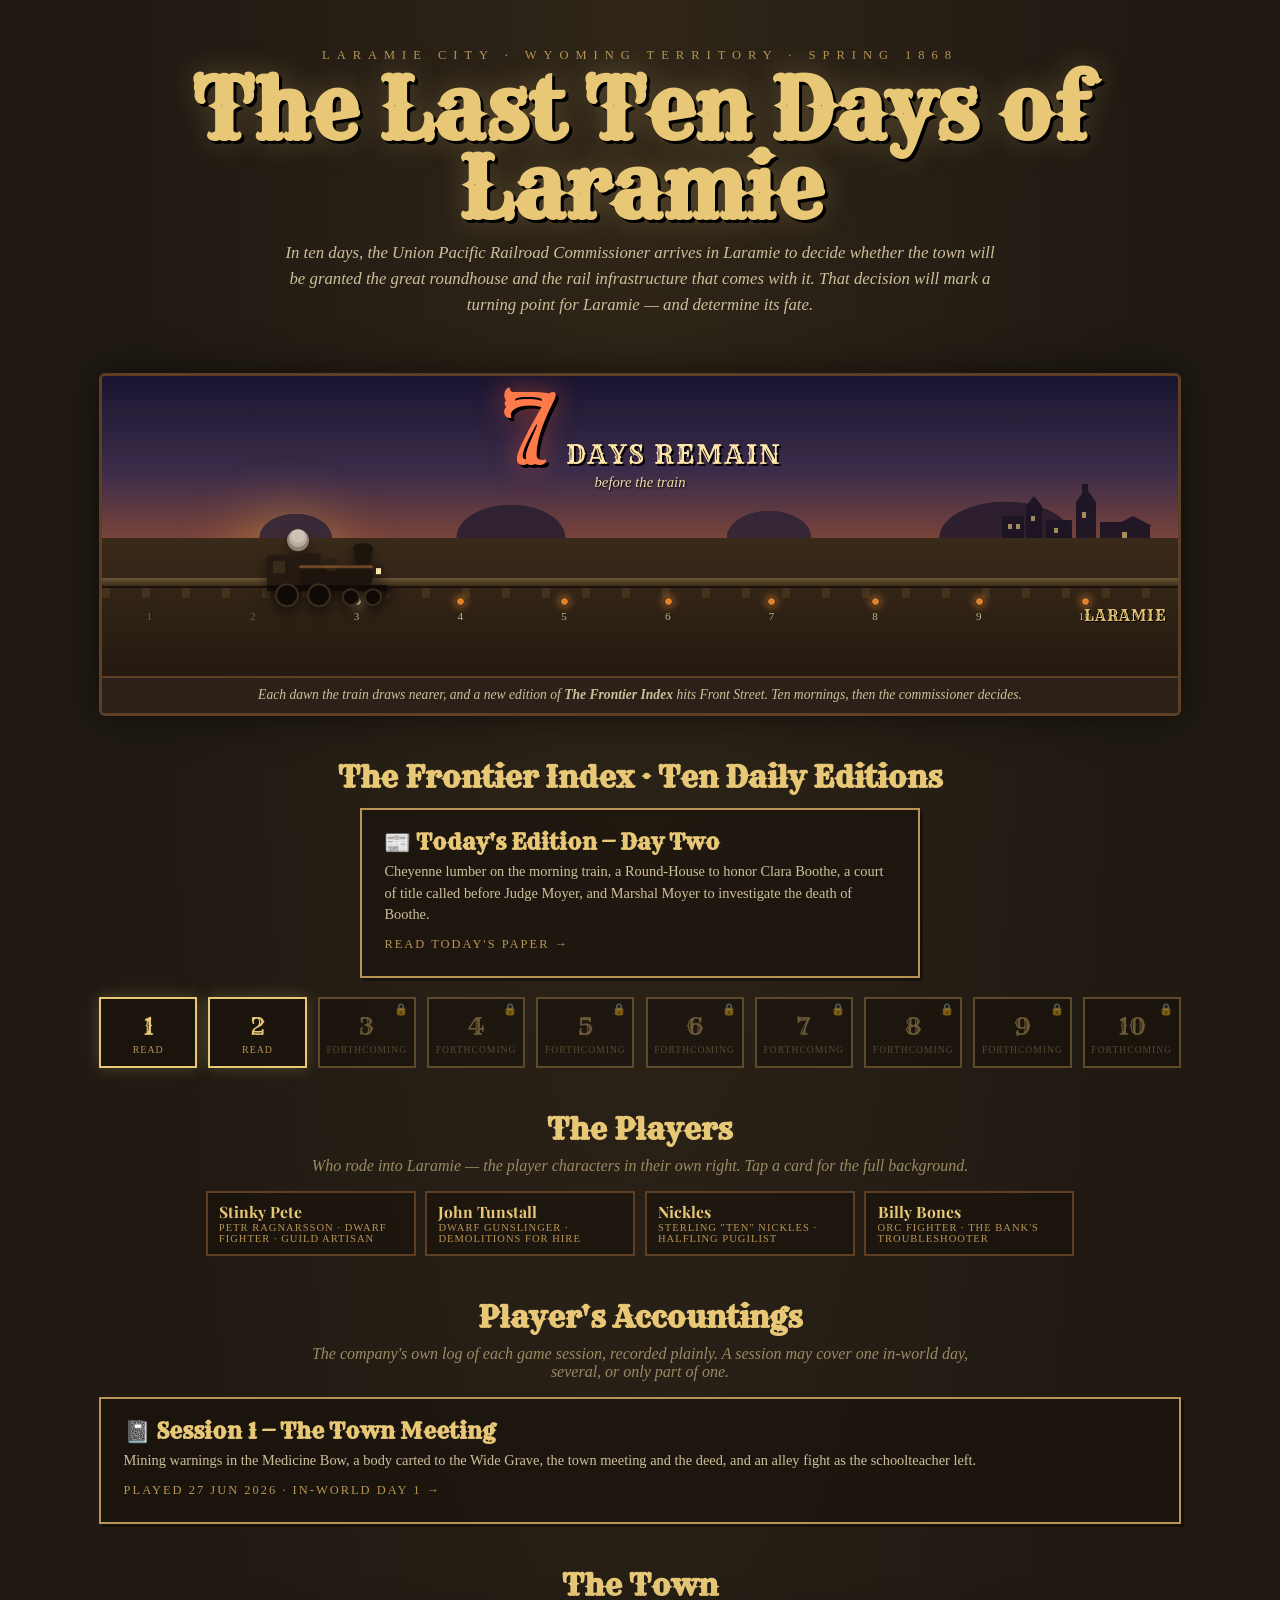
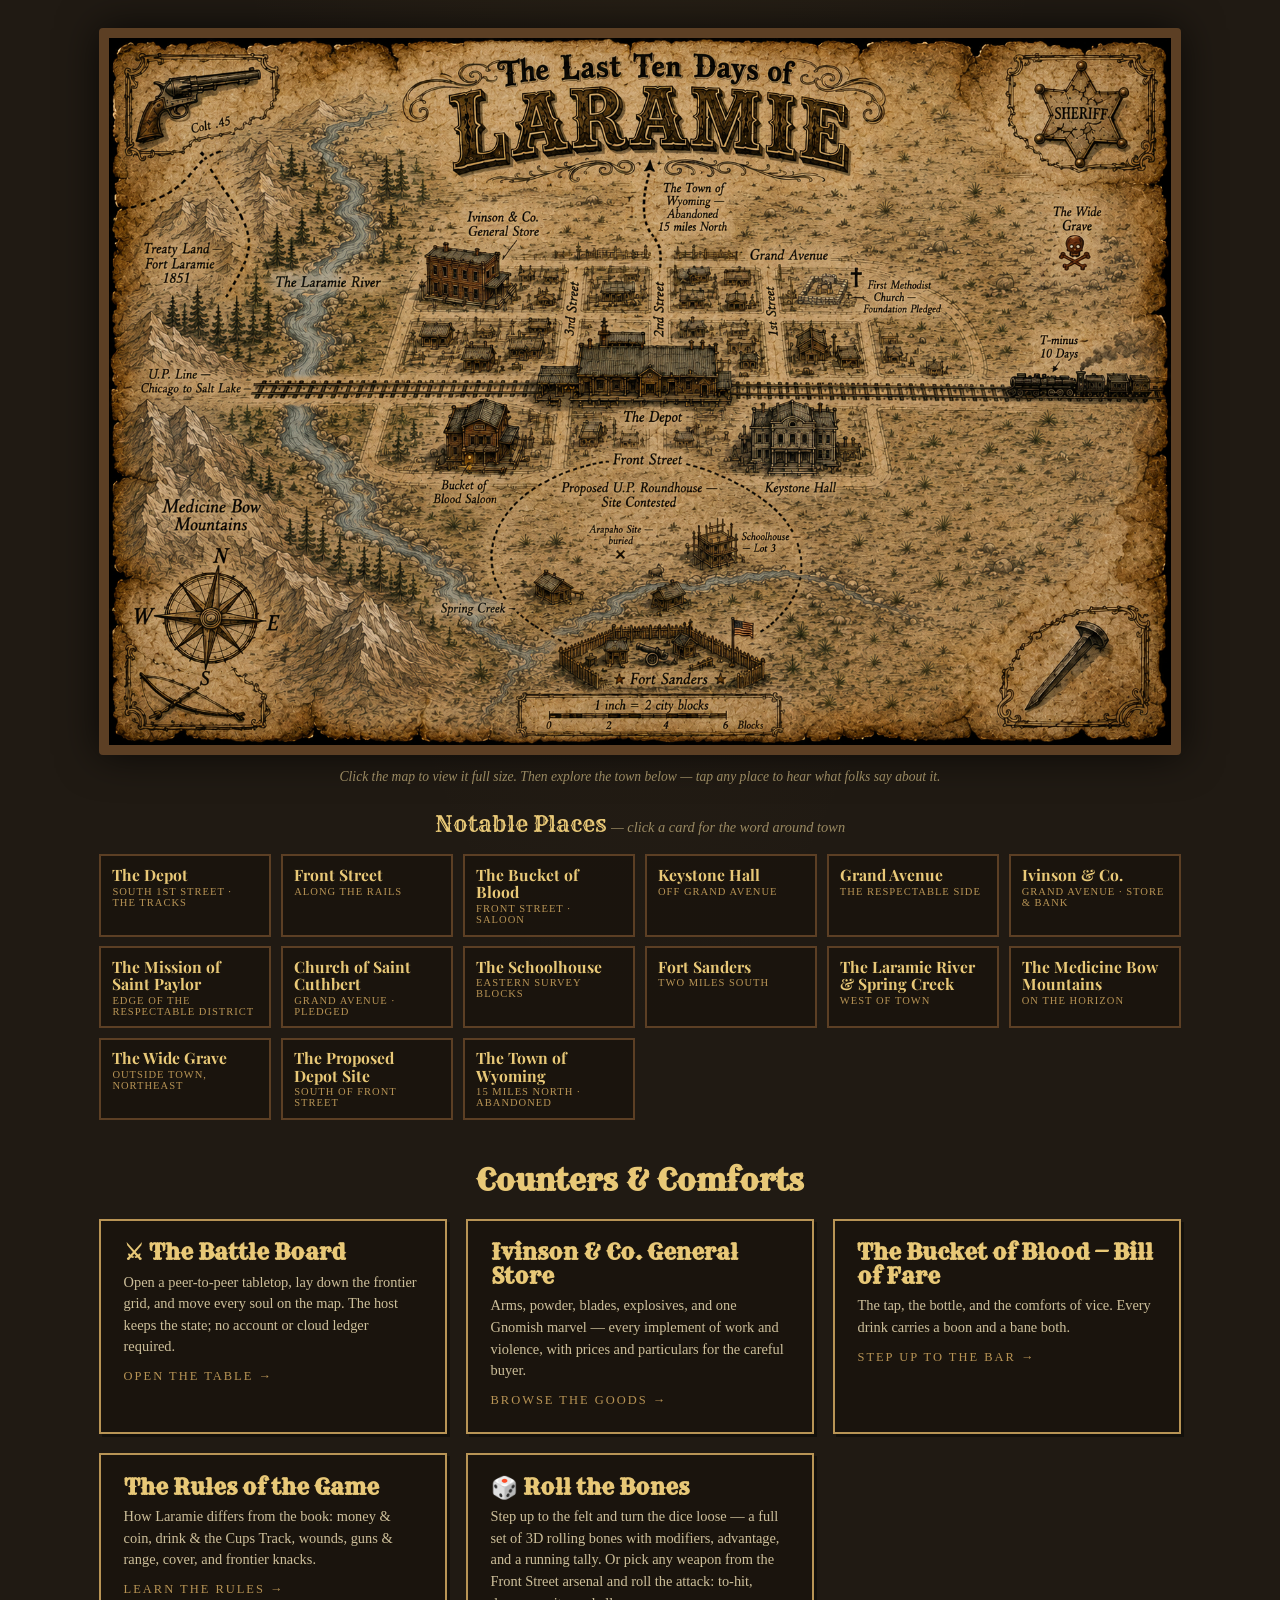
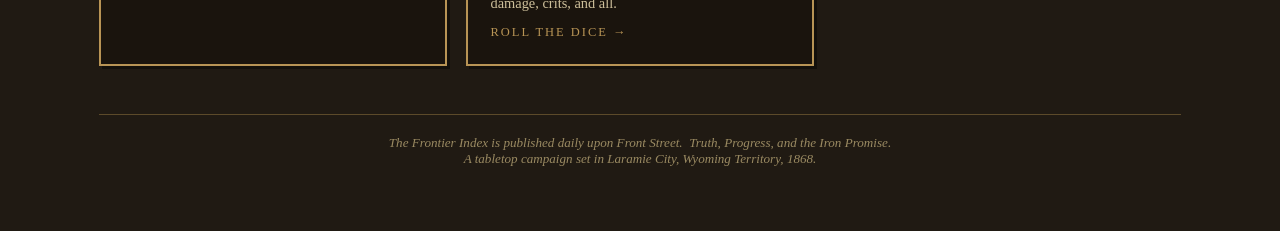
<file: index.html>
<!DOCTYPE html>
<html lang="en">
<head>
<meta charset="UTF-8">
<meta name="viewport" content="width=device-width, initial-scale=1.0">
<title>The Last Ten Days of Laramie</title>
<style>
  @import url('https://fonts.googleapis.com/css2?family=UnifrakturCook:wght@700&family=Old+Standard+TT:ital,wght@0,400;0,700;1,400&family=Playfair+Display:ital,wght@0,700;0,900&family=Rye&display=swap');

  /* === ADVANCE THE CAMPAIGN: set --day to the current day (1..10); the train
       slides toward Laramie. Published days on the rail open the reader. === */
  :root { --day: 3; --total: 10; }

  * { box-sizing: border-box; }
  html { scroll-behavior: smooth; }
  body {
    margin:0; padding:0 0 4rem; background:#1d160f; color:#ecdfbf;
    font-family:'Old Standard TT',serif;
    background-image:
      radial-gradient(ellipse at 50% 0%, rgba(180,140,70,.10), transparent 55%),
      url("data:image/svg+xml,%3Csvg xmlns='http://www.w3.org/2000/svg' width='90' height='90'%3E%3Cfilter id='n'%3E%3CfeTurbulence type='fractalNoise' baseFrequency='1' numOctaves='2'/%3E%3C/filter%3E%3Crect width='90' height='90' filter='url(%23n)' opacity='0.04'/%3E%3C/svg%3E");
  }
  .wrap { max-width:1120px; margin:0 auto; padding:0 1.2rem; }

  /* ---------- HERO ---------- */
  header.hero { text-align:center; padding:3rem 1rem 1.2rem; }
  header .super { text-transform:uppercase; letter-spacing:7px; font-size:.78rem; color:#b89455; }
  header h1 {
    font-family:'Rye','Playfair Display',serif; font-size:clamp(2.6rem,7vw,5.2rem);
    margin:.5rem 0 .1rem; color:#e8c877; line-height:.95;
    text-shadow:3px 3px 0 #000, 0 0 30px rgba(232,200,119,.25);
  }
  header .motto { font-style:italic; font-size:1.05rem; color:#cdbf9a; max-width:720px; margin:.7rem auto 0; line-height:1.55; }

  /* ---------- TRAIN COUNTER ---------- */
  .counter {
    margin:2.2rem 0 1rem; border:3px solid #5c3f24; border-radius:6px; overflow:hidden;
    box-shadow:0 0 40px rgba(0,0,0,.6), inset 0 0 50px rgba(0,0,0,.4);
    position:relative;
  }
  .scene {
    position:relative; height:300px;
    background:
      linear-gradient(180deg,#1a1530 0%, #3b2c4a 32%, #8a4a36 60%, #c87a3a 72%, #7a4a26 80%, #3a2a1a 100%);
  }
  /* sun low on the horizon */
  .sun { position:absolute; left:14%; top:54%; width:70px; height:70px; border-radius:50%;
    background:radial-gradient(circle,#ffe6a8,#f0b35a 55%,#e0822a 100%);
    box-shadow:0 0 60px 20px rgba(240,170,70,.45); }
  /* distant hills */
  .hills { position:absolute; left:0; right:0; bottom:46%; height:90px;
    background:
      radial-gradient(60px 40px at 18% 100%, #2e2336 60%, transparent 61%),
      radial-gradient(90px 55px at 38% 100%, #281e30 60%, transparent 61%),
      radial-gradient(70px 45px at 62% 100%, #2e2336 60%, transparent 61%),
      radial-gradient(110px 60px at 84% 100%, #241a2c 60%, transparent 61%);
    opacity:.85; }
  /* Laramie town silhouette at right */
  .town { position:absolute; right:2%; bottom:42%; width:160px; height:74px; opacity:.92; }
  .ground { position:absolute; left:0; right:0; bottom:0; height:46%;
    background:linear-gradient(180deg,#3a2a1a,#241a10); }

  /* the rail line */
  .rail { position:absolute; left:0; right:0; bottom:30%; height:8px;
    background:linear-gradient(180deg,#6b5536,#3a2c18); box-shadow:0 2px 0 #1a120a; }
  .ties { position:absolute; left:0; right:0; bottom:26%; height:10px;
    background:repeating-linear-gradient(90deg,#4a3820 0 8px, transparent 8px 40px); opacity:.7; }

  /* day markers */
  .stops { position:absolute; left:4%; right:8%; bottom:18%; display:flex; justify-content:space-between; }
  .stop { text-align:center; color:#d8c8a0; font-size:.7rem; letter-spacing:1px; }
  .stop .dot { width:9px; height:9px; border-radius:50%; background:#7a623a; margin:0 auto 4px; border:1px solid #2a2018; }
  .stop.spent .dot { background:#2e2218; opacity:.45; box-shadow:none; }     /* burnt — days gone */
  .stop.now   .dot { background:#ffe6a8; box-shadow:0 0 12px #ffe6a8; }       /* today */
  .stop.left  .dot { background:#e0822a; box-shadow:0 0 9px #e0822a; }        /* days remaining — the lit fuse */
  .stop.spent .lbl { opacity:.35; }
  .stop .lbl { opacity:.85; }
  .stop.pub { cursor:pointer; text-decoration:none; color:#d8c8a0; }
  .stop.pub:hover .dot { transform:scale(1.35); }
  .stop.pub:hover .lbl { color:#ffe6a8; opacity:1; }
  .ed.viewing { outline:2px solid #ffe6a8; outline-offset:2px; }
  .depot-lbl { position:absolute; right:1%; bottom:17%; text-align:center; color:#e8c877;
    font-family:'Rye',serif; font-size:.95rem; letter-spacing:1px; text-shadow:1px 1px 0 #000; }

  /* the locomotive — slides with --day */
  .loco {
    position:absolute; bottom:30%;
    left:calc(4% + (var(--day) - 1) / (var(--total) - 1) * 80%);
    transform:translate(-50%, 38%);
    animation:chug 1.6s ease-in-out infinite;
    transition:left .9s cubic-bezier(.34,1.1,.4,1);   /* slides when --day changes */
    z-index:3; filter:drop-shadow(0 6px 6px rgba(0,0,0,.5));
  }
  @keyframes chug { 0%,100%{ transform:translate(-50%,38%);} 50%{ transform:translate(-50%,33%);} }
  .smoke { position:absolute; border-radius:50%; background:rgba(220,210,195,.55); }
  .s1 { width:14px;height:14px; animation:puff 2.4s linear infinite; }
  .s2 { width:18px;height:18px; animation:puff 2.4s linear .8s infinite; }
  .s3 { width:22px;height:22px; animation:puff 2.4s linear 1.6s infinite; }
  @keyframes puff {
    0%   { opacity:.0; transform:translate(0,0) scale(.5); }
    20%  { opacity:.6; }
    100% { opacity:0; transform:translate(-60px,-70px) scale(2.4); }
  }

  /* readout overlay */
  .readout { position:absolute; left:0; right:0; top:10px; text-align:center; z-index:4; pointer-events:none; }
  .readout .count { display:inline-flex; align-items:baseline; gap:.5rem; }
  .readout .bignum { font-family:'Rye',serif; font-size:clamp(3rem,9vw,6rem); line-height:.9; color:#ff7a4a;
    text-shadow:3px 3px 0 #000, 0 0 26px rgba(255,90,40,.55); animation:pulse 2.4s ease-in-out infinite; }
  @keyframes pulse { 0%,100%{ opacity:1; text-shadow:3px 3px 0 #000, 0 0 26px rgba(255,90,40,.55);} 50%{ opacity:.92; text-shadow:3px 3px 0 #000, 0 0 38px rgba(255,90,40,.8);} }
  .readout .cunit { font-family:'Rye',serif; font-size:clamp(1rem,3vw,1.6rem); color:#ffe6a8; letter-spacing:2px;
    text-shadow:2px 2px 0 #000; text-transform:uppercase; }
  .readout .sub { font-style:italic; color:#f0dcae; font-size:.92rem; text-shadow:1px 1px 2px #000; margin-top:.1rem; }

  .counter .strip { background:#2c2118; padding:.6rem 1rem; text-align:center; font-size:.85rem; color:#cdbf9a; border-top:2px solid #5c3f24; font-style:italic; }

  /* ---------- EDITIONS ---------- */
  h2.sect { font-family:'Rye','Playfair Display',serif; color:#e8c877; text-align:center; font-size:1.9rem; margin:2.6rem 0 1.2rem; }
  .editions { display:grid; grid-template-columns:repeat(auto-fill,minmax(96px,1fr)); gap:.7rem; }
  .ed {
    text-align:center; border:2px solid #5c4a2a; background:rgba(20,14,9,.5); padding:.7rem .3rem;
    color:#7a6a48; position:relative; font-size:.8rem;
  }
  .ed .d { font-family:'Rye',serif; font-size:1.5rem; display:block; color:#6a5836; }
  .ed.live { border-color:#e8c877; color:#ecdfbf; cursor:pointer; box-shadow:0 0 14px rgba(232,200,119,.25); text-decoration:none; display:block; }
  .ed.live .d { color:#e8c877; }
  .ed.live:hover { background:rgba(40,28,18,.8); transform:translateY(-2px); }
  .ed.live .tag { display:block; font-size:.62rem; letter-spacing:1px; text-transform:uppercase; color:#b89455; margin-top:.2rem; }
  .ed.locked .tag { display:block; font-size:.6rem; letter-spacing:1px; text-transform:uppercase; opacity:.6; margin-top:.2rem; }
  .ed.locked::after { content:"🔒"; position:absolute; top:4px; right:6px; font-size:.7rem; opacity:.5; }

  /* ---------- MAP ---------- */
  .map { margin:1.5rem 0; text-align:center; }
  .map img { max-width:100%; height:auto; border:10px solid #5c3f24; border-radius:4px; box-shadow:0 0 40px rgba(0,0,0,.7); cursor:zoom-in; }
  .map .cap { font-style:italic; color:#9a8a62; font-size:.85rem; margin-top:.6rem; }

  /* ---------- DESTINATIONS ---------- */
  .cards { display:grid; grid-template-columns:repeat(auto-fit,minmax(260px,1fr)); gap:1.2rem; }
  a.card { display:block; text-decoration:none; color:inherit; border:2px solid #b89455; background:rgba(20,14,9,.5);
    padding:1.3rem 1.4rem 1.5rem; box-shadow:3px 3px 0 rgba(0,0,0,.4); transition:transform .12s, box-shadow .12s, background .12s; }
  a.card:hover { transform:translate(-2px,-2px); box-shadow:5px 5px 0 rgba(0,0,0,.5); background:rgba(40,28,18,.7); }
  a.card h3 { font-family:'Rye','Playfair Display',serif; color:#e8c877; font-size:1.35rem; margin:0 0 .4rem; line-height:1.1; }
  a.card p { margin:0; font-size:.9rem; line-height:1.5; color:#cdbf9a; }
  a.card .go { display:inline-block; margin-top:.7rem; font-size:.78rem; text-transform:uppercase; letter-spacing:2px; color:#b89455; }

  footer { text-align:center; margin-top:3rem; padding-top:1.2rem; border-top:1px solid #5c4a2a; font-style:italic; font-size:.82rem; color:#9a8a62; }

  /* ---------- PLACES: cards + popup ---------- */
  .places-intro { text-align:center; font-family:'Rye','Playfair Display',serif; color:#e8c877; font-size:1.4rem; margin:1.6rem 0 1rem; }
  .places-intro span { font-family:'Old Standard TT',serif; font-style:italic; font-size:.9rem; color:#9a8a62; }
  .placegrid { display:grid; grid-template-columns:repeat(auto-fill,minmax(150px,1fr)); gap:.6rem; }
  .placecard {
    border:2px solid #5c3f24; background:rgba(20,14,9,.5); padding:.6rem .7rem; cursor:pointer;
    transition:transform .1s, box-shadow .1s, background .1s, border-color .1s; position:relative;
  }
  .placecard:hover { transform:translateY(-2px); background:rgba(40,28,18,.85); border-color:#e8c877; box-shadow:0 4px 14px rgba(0,0,0,.45); }
  .placecard h4 { font-family:'Playfair Display',serif; color:#e8c877; font-size:.98rem; margin:0 0 .15rem; line-height:1.1; }
  .placecard .where { font-size:.66rem; text-transform:uppercase; letter-spacing:1px; color:#b89455; display:block; }
  .placecard .peek { font-size:.74rem; color:#9a8a62; margin-top:.35rem; display:none; line-height:1.35; }
  .placecard:hover .peek { display:block; }

  .modal-overlay {
    position:fixed; inset:0; background:rgba(10,7,4,.82); display:none; align-items:center; justify-content:center;
    z-index:50; padding:1.2rem; backdrop-filter:blur(2px);
  }
  .modal-overlay.open { display:flex; }
  .modal {
    max-width:560px; width:100%; max-height:82vh; overflow:auto;
    background:#2c2118; border:3px double #b89455; border-radius:4px; padding:1.6rem 1.8rem;
    box-shadow:0 0 50px rgba(0,0,0,.7); position:relative;
  }
  .modal h3 { font-family:'Rye','Playfair Display',serif; color:#e8c877; font-size:1.7rem; margin:.2rem 0 .1rem; line-height:1.05; }
  .modal .where { font-size:.72rem; text-transform:uppercase; letter-spacing:2px; color:#b89455; margin-bottom:.8rem; display:block; }
  .modal p { font-size:.96rem; line-height:1.6; color:#ecdfbf; margin:0; }
  .modal .x { position:absolute; top:.6rem; right:.9rem; font-size:1.6rem; color:#b89455; cursor:pointer; line-height:1; background:none; border:none; }
  .modal .x:hover { color:#e8c877; }
  .modal .cm-portrait { width:120px; height:auto; float:right; margin:.2rem 0 .6rem .9rem; border:2px solid #b89455; border-radius:3px; }
  .modal #cm-body p { font-size:.94rem; line-height:1.55; color:#ecdfbf; margin:0 0 .7rem; }
  .modal #cm-body .cm-sheet { font-size:.84rem; color:#cdbf9a; border-top:1px solid #5c4a2a; padding-top:.6rem; clear:both; }
  .modal #cm-body .cm-link { margin:.5rem 0 0; }
  .modal #cm-body .cm-link a { color:#e8c877; text-decoration:none; font-size:.82rem; letter-spacing:1px; text-transform:uppercase; }
  .modal #cm-body .cm-link a:hover { color:#fff; }
  .modal #cm-body .cm-voice { font-style:italic; font-size:.78rem; color:#b89455; letter-spacing:1.5px; text-transform:uppercase; margin:0 0 .6rem; }
  #charcards { display:flex; flex-wrap:wrap; justify-content:center; gap:.6rem; }
  #charcards .placecard { width:210px; }
</style>
</head>
<body>

  <header class="hero">
    <div class="super">Laramie City · Wyoming Territory · Spring 1868</div>
    <h1>The Last Ten Days of Laramie</h1>
    <p class="motto">In ten days, the Union Pacific Railroad Commissioner arrives in Laramie to decide whether the town will be granted the great roundhouse and the rail infrastructure that comes with it. That decision will mark a turning point for Laramie — and determine its fate.</p>
  </header>

  <div class="wrap">

    <!-- ============ TRAIN COUNTER ============ -->
    <div class="counter">
      <div class="scene">
        <div class="sun"></div>
        <div class="hills"></div>
        <!-- Laramie skyline -->
        <svg class="town" viewBox="0 0 160 74" preserveAspectRatio="xMaxYMax meet">
          <g fill="#1c1424">
            <rect x="6"  y="40" width="22" height="34"/>
            <rect x="30" y="30" width="16" height="44"/>
            <polygon points="30,30 38,20 46,30"/>
            <rect x="50" y="44" width="26" height="30"/>
            <rect x="80" y="26" width="20" height="48"/>
            <rect x="86" y="8" width="6" height="20"/>           <!-- church steeple -->
            <polygon points="80,26 90,12 100,26"/>
            <rect x="104" y="46" width="30" height="28"/>
            <rect x="120" y="50" width="34" height="24"/>        <!-- depot -->
            <polygon points="118,50 137,40 156,50"/>
          </g>
          <g fill="#e8c877" opacity=".7">
            <rect x="12" y="48" width="4" height="5"/><rect x="20" y="48" width="4" height="5"/>
            <rect x="35" y="40" width="4" height="5"/><rect x="58" y="52" width="4" height="5"/>
            <rect x="86" y="36" width="4" height="6"/><rect x="126" y="56" width="5" height="6"/>
          </g>
        </svg>
        <div class="ground"></div>
        <div class="rail"></div>
        <div class="ties"></div>

        <!-- day markers -->
        <div class="stops" id="stops"></div>
        <div class="depot-lbl">LARAMIE</div>

        <!-- locomotive -->
        <div class="loco">
          <span class="smoke s1" style="left:30px;top:-6px;"></span>
          <span class="smoke s2" style="left:28px;top:-6px;"></span>
          <span class="smoke s3" style="left:26px;top:-6px;"></span>
          <svg width="150" height="78" viewBox="0 0 150 78">
            <g>
              <!-- cab -->
              <rect x="6" y="20" width="34" height="30" rx="3" fill="#241a12"/>
              <rect x="12" y="26" width="12" height="12" fill="#3a2c1a"/>
              <!-- boiler -->
              <rect x="38" y="30" width="74" height="22" rx="11" fill="#1c140d"/>
              <rect x="38" y="18" width="22" height="14" rx="3" fill="#241a12"/>  <!-- cab roof front -->
              <!-- dome -->
              <circle cx="70" cy="30" r="7" fill="#2a1f14"/>
              <!-- smokestack (balloon) -->
              <path d="M96 30 L92 14 Q92 8 102 8 Q112 8 112 14 L108 30 Z" fill="#1c140d"/>
              <!-- headlamp -->
              <rect x="112" y="30" width="10" height="12" rx="2" fill="#2a1f14"/>
              <rect x="115" y="33" width="5" height="6" fill="#ffe6a8"/>
              <!-- cowcatcher -->
              <polygon points="112,52 134,52 122,64 112,64" fill="#1c140d"/>
              <!-- frame -->
              <rect x="6" y="50" width="120" height="6" fill="#0f0a06"/>
              <!-- wheels -->
              <circle cx="26" cy="60" r="11" fill="#0f0a06" stroke="#3a2c1a" stroke-width="2"/>
              <circle cx="58" cy="60" r="11" fill="#0f0a06" stroke="#3a2c1a" stroke-width="2"/>
              <circle cx="90" cy="62" r="8" fill="#0f0a06" stroke="#3a2c1a" stroke-width="2"/>
              <circle cx="112" cy="62" r="8" fill="#0f0a06" stroke="#3a2c1a" stroke-width="2"/>
              <!-- warm rim light -->
              <rect x="38" y="30" width="74" height="3" rx="2" fill="#b9763a" opacity=".5"/>
            </g>
          </svg>
        </div>

        <!-- readout (countdown) -->
        <div class="readout">
          <div class="count"><span class="bignum" id="bignum">10</span><span class="cunit" id="cunit">days remain</span></div>
          <div class="sub" id="dayline">before the train</div>
        </div>
      </div>
      <div class="strip">Each dawn the train draws nearer, and a new edition of <b>The Frontier Index</b> hits Front Street. Ten mornings, then the commissioner decides.</div>
    </div>

    <!-- ============ EDITIONS ============ -->
    <h2 class="sect">The Frontier Index · Ten Daily Editions</h2>
    <div style="text-align:center; margin:-.4rem 0 1.2rem;">
      <a class="card" href="read.html?day=2" style="display:inline-block; max-width:560px; text-align:left;">
        <h3>📰 Today's Edition — Day Two</h3>
        <p>Cheyenne lumber on the morning train, a Round-House to honor Clara Boothe, a court of title called before Judge Moyer, and Marshal Moyer to investigate the death of Boothe.</p>
        <span class="go">Read today's paper →</span>
      </a>
    </div>
    <div class="editions" id="editions"></div>

    <!-- ============ THE PLAYERS — PLAYER BACKGROUNDS ============ -->
    <h2 class="sect">The Players</h2>
    <p style="text-align:center;color:#9a8a62;font-style:italic;margin:-.6rem auto 1rem;max-width:660px;">
      Who rode into Laramie — the player characters in their own right. Tap a card for the full background.</p>
    <div class="placegrid" id="charcards"></div>

    <!-- ============ PLAYER'S ACCOUNTINGS ============ -->
    <h2 class="sect">Player's Accountings</h2>
    <p style="text-align:center;color:#9a8a62;font-style:italic;margin:-.6rem auto 1rem;max-width:660px;">
      The company's own log of each game session, recorded plainly.
      A session may cover one in-world day, several, or only part of one.</p>
    <div class="cards" id="accountings"></div>

    <!-- ============ MAP ============ -->
    <h2 class="sect">The Town</h2>
    <div class="map">
      <a href="laramie_map.png" target="_blank" rel="noopener">
        <img src="laramie_map.png" alt="Map of Laramie City, Wyoming Territory, 1868">
      </a>
      <div class="cap">Click the map to view it full size. Then explore the town below — tap any place to hear what folks say about it.</div>
    </div>

    <div class="places-intro">Notable Places <span>— click a card for the word around town</span></div>
    <div class="placegrid" id="placegrid"></div>

    <!-- ============ DESTINATIONS ============ -->
    <h2 class="sect">Counters &amp; Comforts</h2>
    <div class="cards">
      <a class="card" href="board/">
        <h3>⚔ The Battle Board</h3>
        <p>Open a peer-to-peer tabletop, lay down the frontier grid, and move every soul on the map. The host keeps the state; no account or cloud ledger required.</p>
        <span class="go">Open the table →</span>
      </a>
      <a class="card" href="quartermaster-insert.html">
        <h3>Ivinson &amp; Co. General Store</h3>
        <p>Arms, powder, blades, explosives, and one Gnomish marvel — every implement of work and violence, with prices and particulars for the careful buyer.</p>
        <span class="go">Browse the goods →</span>
      </a>
      <a class="card" href="saloon-bill-of-fare.html">
        <h3>The Bucket of Blood — Bill of Fare</h3>
        <p>The tap, the bottle, and the comforts of vice. Every drink carries a boon and a bane both.</p>
        <span class="go">Step up to the bar →</span>
      </a>
      <a class="card" href="rules.html">
        <h3>The Rules of the Game</h3>
        <p>How Laramie differs from the book: money &amp; coin, drink &amp; the Cups Track, wounds, guns &amp; range, cover, and frontier knacks.</p>
        <span class="go">Learn the rules →</span>
      </a>
      <a class="card" href="dice.html">
        <h3>🎲 Roll the Bones</h3>
        <p>Step up to the felt and turn the dice loose — a full set of 3D rolling bones with modifiers, advantage, and a running tally. Or pick any weapon from the Front Street arsenal and roll the attack: to-hit, damage, crits, and all.</p>
        <span class="go">Roll the dice →</span>
      </a>
    </div>

    <footer>
      The Frontier Index is published daily upon Front Street. &nbsp;Truth, Progress, and the Iron Promise.<br>
      A tabletop campaign set in Laramie City, Wyoming Territory, 1868.
    </footer>

  </div>

<script>
  const TOTAL = 10;
  const CAMPAIGN_DAY = 3;                       // the latest day actually played/published
  const EDITIONS = {                            // day -> paper file (add a line per new day)
    1: 'frontier-index-broadsheet.html',
    2: 'frontier-index-day-02.html'
  };
  const READER = 'read.html';                   // the shell that frames each paper

  const stops  = document.getElementById('stops');
  const ed     = document.getElementById('editions');
  const bignum = document.getElementById('bignum');
  const cunit  = document.getElementById('cunit');
  const sub    = document.getElementById('dayline');

  // day markers — a fuse burning toward Laramie; published days open the reader
  for (let i = 1; i <= TOTAL; i++) {
    const cls = i < CAMPAIGN_DAY ? 'spent' : (i === CAMPAIGN_DAY ? 'now' : 'left');
    const el = EDITIONS[i] ? document.createElement('a') : document.createElement('div');
    el.className = 'stop ' + cls + (EDITIONS[i] ? ' pub' : '');
    if (EDITIONS[i]) { el.href = READER + '?day=' + i; el.title = 'Read Day ' + i; }
    el.innerHTML = '<div class="dot"></div><div class="lbl">' + i + '</div>';
    stops.appendChild(el);
  }

  // countdown readout for the current campaign day
  const remain = TOTAL - CAMPAIGN_DAY;
  if (remain <= 0) {
    bignum.textContent = '0'; cunit.textContent = 'the train arrives';
    sub.textContent = 'the commissioner decides today';
  } else if (remain === 1) {
    bignum.textContent = '1'; cunit.textContent = 'day remains';
    sub.textContent = 'the last day — the commissioner rides at dawn';
  } else {
    bignum.textContent = remain; cunit.textContent = 'days remain';
    sub.textContent = (CAMPAIGN_DAY === 1)
      ? 'before the train — the commissioner has boarded at Cheyenne'
      : 'before the train';
  }

  // editions grid — published days open the reader, the rest are forthcoming
  for (let i = 1; i <= TOTAL; i++) {
    if (EDITIONS[i]) {
      const a = document.createElement('a');
      a.className = 'ed live'; a.href = READER + '?day=' + i;
      a.innerHTML = '<span class="d">' + i + '</span><span class="tag">Read</span>';
      ed.appendChild(a);
    } else {
      const div = document.createElement('div');
      div.className = 'ed locked';
      div.innerHTML = '<span class="d">' + i + '</span><span class="tag">Forthcoming</span>';
      ed.appendChild(div);
    }
  }

  // ===== Player's Accountings — one entry per GAME SESSION (a session may span any number of in-world days) =====
  const SESSIONS = [
    { n:1, title:'The Town Meeting', date:'Played 27 Jun 2026 · in-world Day 1',
      blurb:'Mining warnings in the Medicine Bow, a body carted to the Wide Grave, the town meeting and the deed, and an alley fight as the schoolteacher left.' },
  ];
  const acc = document.getElementById('accountings');
  SESSIONS.slice().reverse().forEach(s => {
    const a = document.createElement('a');
    a.className = 'card'; a.href = READER + '?session=' + s.n;
    a.innerHTML = '<h3>📓 Session ' + s.n + ' — ' + s.title + '</h3>' +
                  '<p>' + s.blurb + '</p>' +
                  '<span class="go">' + s.date + ' →</span>';
    acc.appendChild(a);
  });

  /* ===== Notable Places: cards + popup (common knowledge only) ===== */
  const PLACES = [
    {n:"The Depot", w:"South 1st Street · the tracks", t:"The loudest place in the Territory and the door everyone comes through. Steam, coal smoke, and a chalkboard of arrival times that mean nothing. Whatever Laramie needs — whiskey, lumber, payroll, trouble — steps off here. And in ten days, so does the man who decides the town's fate."},
    {n:"Front Street", w:"Along the rails", t:"The raw main drag, all mud and boardwalk and false fronts. Saloons, the Tenderloin, and most of the gunplay. Folks say more men have died on Front Street than in any war they fought in."},
    {n:"The Bucket of Blood", w:"Front Street · saloon", t:"The Moyer brothers' place, and the busiest in town. The whiskey's honest and the cards mostly are too — but you don't make trouble here, and you don't go in the back room unless you're asked. Deputy Steve Long is often about, smiling."},
    {n:"Keystone Hall", w:"Off Grand Avenue", t:"The biggest room in Laramie and the only one built for a crowd. Town meetings, Saturday dances, Sunday preaching, and now and again a hanging — the same floor, swept between. If something matters to the whole town, it happens here."},
    {n:"Grand Avenue", w:"The respectable side", t:"The half of town trying to look like it'll be here in twenty years. Painted storefronts, the bank-store, a church foundation, a schoolhouse going up. Folks on Grand Avenue talk about Laramie's future as if it's already settled."},
    {n:"Ivinson & Co.", w:"Grand Avenue · store & bank", t:"The store and the bank in one — there's no other. Buy your goods, weigh your gold dust on the brass scale, change your coin, or ask Edward Ivinson for credit. He keeps an honest scale and a long memory, and he knows who's bought rope, ammunition, or a one-way ticket."},
    {n:"The Mission of Saint Paylor", w:"Edge of the respectable district", t:"The stone Paylorian church, older-looking than the town around it. Father Dominic preaches hard against sin and sorcery, and folks mostly approve — Laramie has enough of both. There's a burned stake in the churchyard from the witch they put to the fire. People walk past it quick and don't say much."},
    {n:"Church of Saint Cuthbert", w:"Grand Avenue · pledged", t:"Not built yet — a cornerstone, a fund, and a promise. Reverend Hoyt preaches Sundays at Keystone Hall until the walls go up. A gentler sort of faith than the Mission's, folks say, and a gentler sort of man — the kind who'll bury a stranger and mean the words."},
    {n:"The Schoolhouse", w:"Eastern survey blocks", t:"Half-built and already the pride of half the town and the folly of the other half. Miss Hartley teaches the children among the sawhorses, glass windows coming on the next train. Mrs. Ivinson's project. Whether it'll still be standing after the railroad draws its lines, nobody likes to ask."},
    {n:"Fort Sanders", w:"Two miles south", t:"The Army post — soldiers, supplies, and the only real law for a hundred miles, when it bothers to ride in. Folks send their grievances there in writing and wait. The fort watches the town, the trail, and the Indians, in about that order of interest."},
    {n:"The Laramie River & Spring Creek", w:"West of town", t:"The water everyone depends on. Runs high and cold in the spring, soft at the crossings. People lived along the creek before the rails came, and some still do. Good country for an ambush."},
    {n:"The Medicine Bow Mountains", w:"On the horizon", t:"Timber camps, mining claims, and grizzly bears with no opinion of your business. The railroad's tie-cutters work the slopes; the diggers work the creeks for color. Go up alone and the mountains will keep you."},
    {n:"The Wide Grave", w:"Outside town, northeast", t:"The pit where the dead go when no one will pay for better — the murdered, the hanged, the nameless, all together. Folks speak of it low. \"End up in the Wide Grave\" is the worst thing one man can wish another in Laramie."},
    {n:"The Proposed Depot Site", w:"South of Front Street", t:"Everyone knows the great roundhouse is meant to rise here — four blocks of it, machine shops and all — if the railroad keeps its promise. Which means everyone also knows the land just got dear, and the deeds to it are worth killing for."},
    {n:"The Town of Wyoming", w:"15 miles north · abandoned", t:"The last end-of-track town, dead these few weeks. Three thousand souls one month, empty canvas and leaning false fronts the next, the moment the rails moved on. Every soul in Laramie has seen it or heard of it, and every one knows it's what this town becomes if the depot goes to Cheyenne."}
  ];

  const grid = document.getElementById('placegrid');
  const overlay = document.getElementById('placemodal');
  const mTitle = document.getElementById('pm-title');
  const mWhere = document.getElementById('pm-where');
  const mText  = document.getElementById('pm-text');

  PLACES.forEach(function (p) {
    const c = document.createElement('div');
    c.className = 'placecard';
    c.innerHTML = '<h4>' + p.n + '</h4><span class="where">' + p.w + '</span>' +
                  '<div class="peek">' + p.t.split('. ')[0] + '…</div>';
    c.addEventListener('click', function () {
      mTitle.textContent = p.n; mWhere.textContent = p.w; mText.textContent = p.t;
      overlay.classList.add('open');
    });
    grid.appendChild(c);
  });

  function closeModal() { overlay.classList.remove('open'); }
  overlay.addEventListener('click', function (e) { if (e.target === overlay) closeModal(); });
  document.addEventListener('keydown', function (e) { if (e.key === 'Escape') closeModal(); });
  document.getElementById('pm-close').addEventListener('click', closeModal);
</script>

<div class="modal-overlay" id="placemodal">
  <div class="modal">
    <button class="x" id="pm-close" aria-label="Close">&times;</button>
    <h3 id="pm-title"></h3>
    <span class="where" id="pm-where"></span>
    <p id="pm-text"></p>
  </div>
</div>

<div class="modal-overlay" id="charmodal">
  <div class="modal">
    <button class="x" id="cm-close" aria-label="Close">&times;</button>
    <h3 id="cm-name"></h3>
    <span class="where" id="cm-line"></span>
    <div id="cm-body"></div>
  </div>
</div>

<script>
  /* ===== The Company — player backgrounds (characters only; no real names) ===== */
  document.addEventListener('DOMContentLoaded', function () {
    const CHARACTERS = [
      {
        name: 'Stinky Pete',
        line: 'Petr Ragnarsson · Dwarf Fighter · Guild Artisan',
        portrait: 'stinky-pete.png',
        blurb: `A dwarf miner of the old country with a mortgaged claim he is sure holds silver.`,
        own_words: true,
        bio: [
          `Petr (aka Stinky Pete) arrived in Laramie this spring, with a deed to a prime mining claim in the mountains southwest of town. There's silver in them there hills! Though there's no silver removed yet, Petr is descended from a long line of miners back in the old country, is an expert in rock formations and knows a line of silver bearing ore when he sees one.`,
          `One small hitch though is that he has some debts to pay to the goblin banker back east, Fenzick and friends, and the claim is mortgaged to them. He has a business plan and is sure that this will never come back to haunt him.`,
          `His alignment is lawful neutral, bordering on evil. He sees his claim as completely valid and will not suffer lazy natives or trespassers on his land.`,
          `He's aligned with the Iron Road Dwarves — the foremen that work for Union Pacific. Amos Holt is the lead foreman and railroad tie contractor, has been in the woods with Pete cutting timber, and they do NOT like the first nations. He's also friends with Lanq-wi, the payroll master of the Iron Road, who talks highly of the madam at the Bloody Bucket.`
        ],
        sheet: `Fighter (now 2nd level) · STR 17, INT 15 · proficient with carpenter's, smith's, and tinker's tools · darkvision and dwarven poison-resilience · a war pick and three sticks of dynamite.`,
        sheet_pdf: 'sheet-stinky-pete.pdf'
      },
      {
        name: 'John Tunstall',
        line: 'Dwarf Gunslinger · Demolitions for Hire',
        blurb: `A dwarf who works explosives for hire and tells himself he is a good man.`,
        bio: [
          `John Tunstall was raised in an orphanage back East, knowing nothing of his birth parents, under strict and abusive clergy. He came out of it with no love for religion and the good sense to keep quiet about it around the righteous. He ran off at eleven and lived on the streets.`,
          `He found his way to the den of Ol' Bonney, a kindly man who took pity on street children — little food and no lodging, but a bandage, a scrap of bread, and a kind face. One quiet day Bonney was tinkering with an explosive device, and for his own reasons he showed the half-grown John how it worked. An apprenticeship began. Months later John came back to find the den empty, and never learned where Bonney had gone.`,
          `Within a year he was earning with the trade, and he has moved West ever since, a step ahead of the law and the men he has crossed. He once took a job from labor leaders to break a workers' uprising: a few well-placed charges, a little stirring of the crowd, and public sympathy turned against the strikers. Their union died and his reputation grew. He has done honest work too — a few farms, a clerk's stool — and he will break a law, but he does not kill for hire.`,
          `As a dwarf he understands rock, structure, and load by instinct: where a seam wants to split, how a thing carries weight and therefore how it comes down. He came to Laramie drawn by the noise around the railroad, figuring there would be a use for what he knows.`
        ],
        sheet: `Gunslinger · DEX 17, CHA 14 · proficient with very nearly every firearm ever made · darkvision and poison-resilience · three sticks of dynamite, blasting powder and fuse, a Colt Army .44, and a miner's pick.`,
        sheet_pdf: 'sheet-john-tunstall.pdf'
      },
      {
        name: 'Nickles',
        line: `Sterling "Ten" Nickles · Halfling Pugilist`,
        blurb: `Eighteen, raised in the brothel, the boy who carts the dead to the Wide Grave.`,
        own_words: true,
        bio: [
          `Born "Sterling" to the magnificent "Jugs Judy" and 2 Dollar Jack, Nickels grew up at the Bottom of the Bucket whorehouse. He learned that the total of a man is his pride and coin.`,
          `Since his mother died of consumption, he fights anyone who besmirches her reputation as the best whore Laramie has ever seen. He is looking for his shot to make Laramie (and Jack) proud.`
        ],
        sheet: `Pugilist (2nd level) · STR 17, CON 16 · a bare-knuckle brawler (Iron Chin, Moxie) · proficient with an herbalism kit, a deck of cards, and land vehicles — that wagon · speaks Common Sign Language.`,
        sheet_pdf: 'sheet-nickles.pdf'
      },
      {
        name: 'Billy Bones',
        line: `Orc Fighter · the Bank's Troubleshooter`,
        arriving: true,
        own_words: true,
        blurb: `An assumed name and a bank's badge. Rode with the elves once; now he collects for the money-men.`,
        bio: [
          `"Billy Bones is the name. Used to go by another handle, but I left all that behind in Arkansas after the war, and ain't going back. Spent me a couple years riding with the elves down New Mexico way, till we captured a fella worked for the money-men in Boston, and he promised to put in a good word with his bosses if I saved his skin.`,
          `So these days I work for Finzix and Friends. They got big plans for the West, and my job's making sure it all comes off without a hitch. Work with me, and you'll make friends in high places. Work against me, and... well, I know a smart fella like you wouldn't do a stupid thing like that."`
        ],
        sheet: `Fighter · DEX 17, CHA 14 · darkvision · proficient with revolvers, rifles and shotguns, and a set of thieves' tools · speaks Common, Goblin, and Elvish — the last from his riding days.`,
        sheet_pdf: 'sheet-billy-bones.pdf'
      }
    ];

    const cgrid = document.getElementById('charcards');
    const ov = document.getElementById('charmodal');
    const nm = document.getElementById('cm-name');
    const ln = document.getElementById('cm-line');
    const bd = document.getElementById('cm-body');

    CHARACTERS.forEach(function (c) {
      const card = document.createElement('div');
      card.className = 'placecard';
      card.innerHTML = '<h4>' + c.name + '</h4><span class="where">' + c.line + '</span>' +
                       '<div class="peek">' + c.blurb + '</div>';
      card.addEventListener('click', function () {
        nm.textContent = c.name;
        ln.textContent = c.line + (c.arriving ? ' · arriving next session' : '');
        bd.innerHTML = (c.own_words ? '<p class="cm-voice">In the player’s own words</p>' : '') +
                       (c.portrait ? '<img class="cm-portrait" src="' + c.portrait + '" alt="' + c.name + '">' : '') +
                       c.bio.map(function (p) { return '<p>' + p + '</p>'; }).join('') +
                       '<p class="cm-sheet"><b>By the sheet:</b> ' + c.sheet + '</p>' +
                       (c.sheet_pdf ? '<p class="cm-link"><a href="' + c.sheet_pdf + '" target="_blank" rel="noopener">📄 View full character sheet →</a></p>' : '');
        ov.classList.add('open');
      });
      cgrid.appendChild(card);
    });

    function closeC() { ov.classList.remove('open'); }
    ov.addEventListener('click', function (e) { if (e.target === ov) closeC(); });
    document.getElementById('cm-close').addEventListener('click', closeC);
    document.addEventListener('keydown', function (e) { if (e.key === 'Escape') closeC(); });
  });
</script>
</body>
</html>
</file>
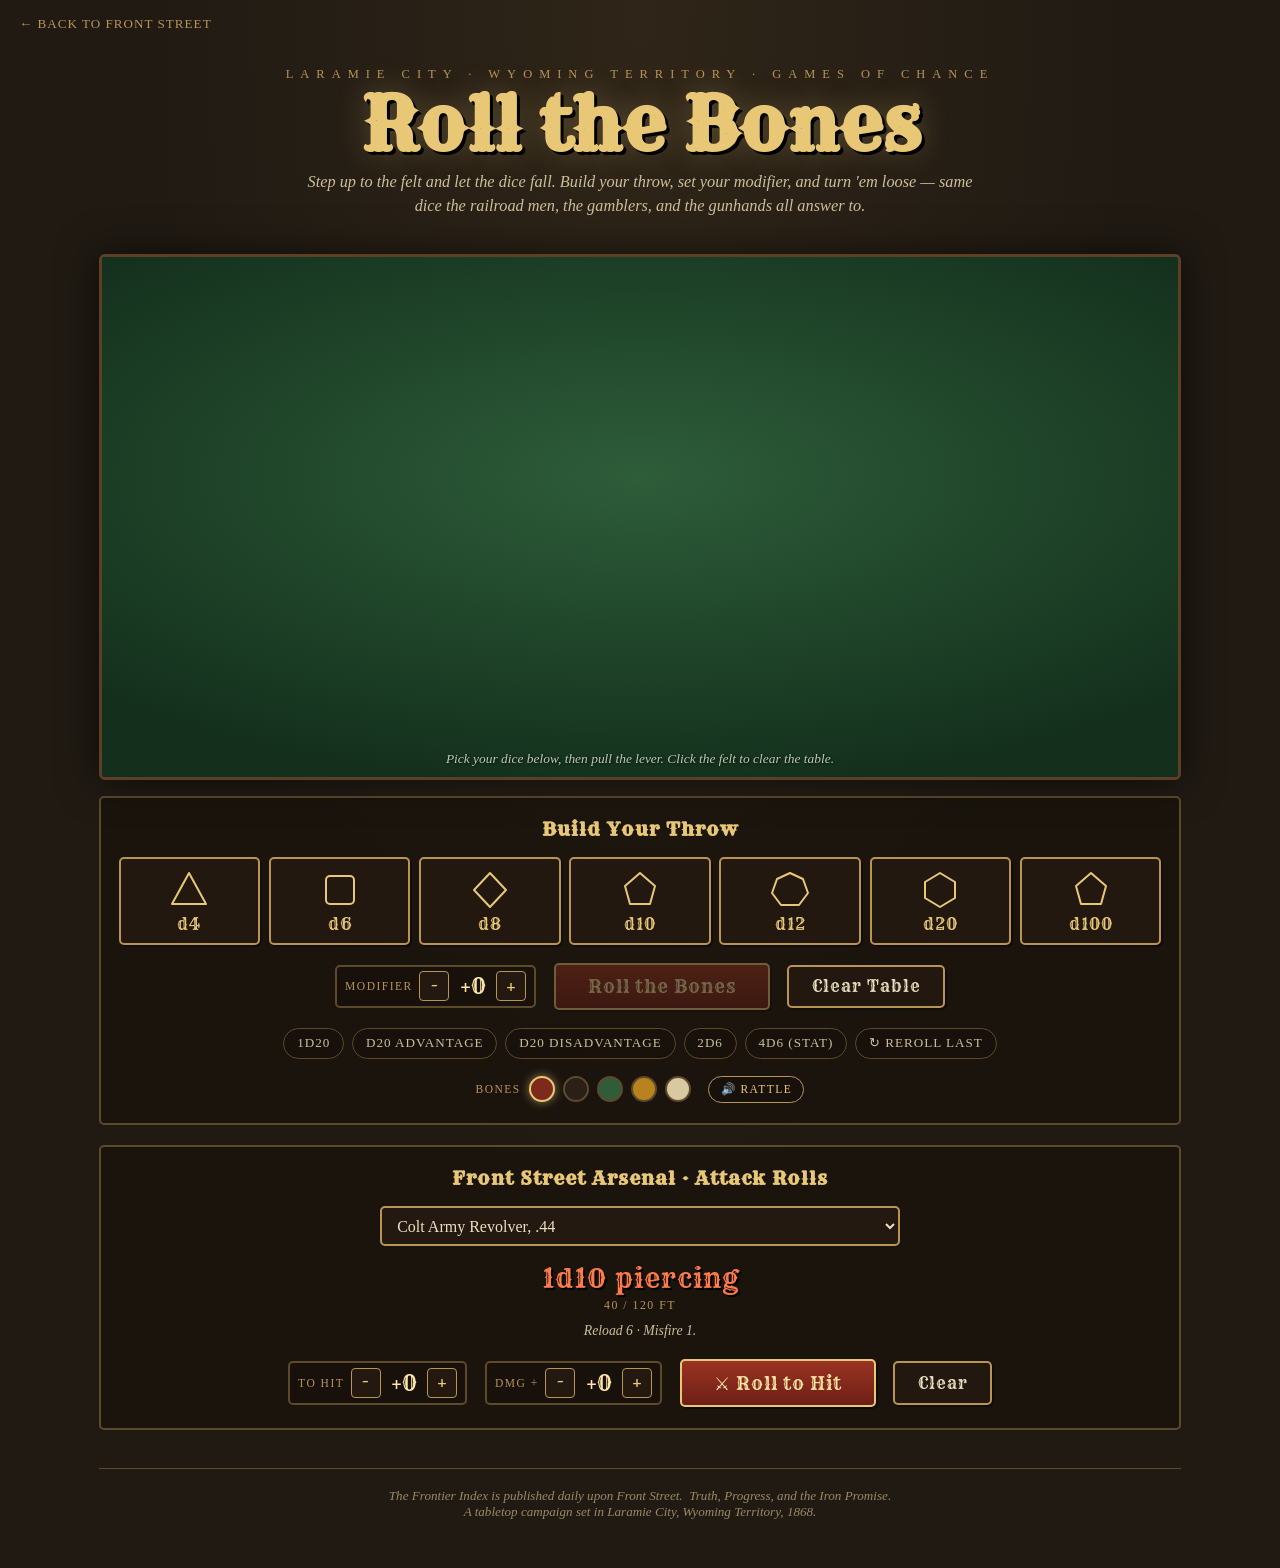
<file: dice.html>
<!DOCTYPE html>
<html lang="en">
<head>
<meta charset="UTF-8">
<meta name="viewport" content="width=device-width, initial-scale=1.0">
<title>Roll the Bones — The Last Ten Days of Laramie</title>
<link rel="stylesheet" href="dice/style.css">
<style>
  @import url('https://fonts.googleapis.com/css2?family=UnifrakturCook:wght@700&family=Old+Standard+TT:ital,wght@0,400;0,700;1,400&family=Playfair+Display:ital,wght@0,700;0,900&family=Rye&display=swap');

  * { box-sizing: border-box; }
  html { scroll-behavior: smooth; }
  body {
    margin:0; padding:0 0 3rem; background:#1d160f; color:#ecdfbf;
    font-family:'Old Standard TT',serif;
    background-image:
      radial-gradient(ellipse at 50% 0%, rgba(180,140,70,.10), transparent 55%),
      url("data:image/svg+xml,%3Csvg xmlns='http://www.w3.org/2000/svg' width='90' height='90'%3E%3Cfilter id='n'%3E%3CfeTurbulence type='fractalNoise' baseFrequency='1' numOctaves='2'/%3E%3C/filter%3E%3Crect width='90' height='90' filter='url(%23n)' opacity='0.04'/%3E%3C/svg%3E");
  }
  .wrap { max-width:1120px; margin:0 auto; padding:0 1.2rem; }
  a.home { display:inline-block; margin:1rem 0 -1rem 1.2rem; color:#b89455; text-decoration:none; font-size:.82rem; letter-spacing:1px; text-transform:uppercase; }
  a.home:hover { color:#e8c877; }

  /* ---------- HERO ---------- */
  header.hero { text-align:center; padding:2.2rem 1rem .4rem; }
  header .super { text-transform:uppercase; letter-spacing:7px; font-size:.78rem; color:#b89455; }
  header h1 {
    font-family:'Rye','Playfair Display',serif; font-size:clamp(2.4rem,7vw,4.6rem);
    margin:.5rem 0 .1rem; color:#e8c877; line-height:.95;
    text-shadow:3px 3px 0 #000, 0 0 30px rgba(232,200,119,.25);
  }
  header .motto { font-style:italic; font-size:1.02rem; color:#cdbf9a; max-width:680px; margin:.6rem auto 0; line-height:1.5; }

  /* ---------- THE TABLE (dice tray) ---------- */
  .tray-frame {
    margin:1.8rem 0 1rem; border:3px solid #5c3f24; border-radius:6px; overflow:hidden;
    box-shadow:0 0 40px rgba(0,0,0,.6), inset 0 0 50px rgba(0,0,0,.4); position:relative;
  }
  #dice-tray {
    position:relative; width:100%; height:min(58vh,520px); min-height:340px; cursor:pointer;
    background:
      radial-gradient(ellipse 70% 60% at 50% 42%, #2e5d3a 0%, #1f4429 55%, #14301d 100%),
      url("data:image/svg+xml,%3Csvg xmlns='http://www.w3.org/2000/svg' width='90' height='90'%3E%3Cfilter id='n'%3E%3CfeTurbulence type='fractalNoise' baseFrequency='1.2' numOctaves='2'/%3E%3C/filter%3E%3Crect width='90' height='90' filter='url(%23n)' opacity='0.06'/%3E%3C/svg%3E");
  }
  #dice-tray canvas { position:absolute; inset:0; width:100% !important; height:100% !important; }

  .tray-hint {
    position:absolute; left:0; right:0; bottom:10px; text-align:center; z-index:4; pointer-events:none;
    font-style:italic; font-size:.84rem; color:#d8e6cf; text-shadow:1px 1px 3px #000; opacity:.85;
  }
  .loading {
    position:absolute; inset:0; z-index:6; display:flex; align-items:center; justify-content:center;
    background:rgba(10,7,4,.55); color:#e8c877; font-family:'Rye',serif; font-size:1.3rem; letter-spacing:1px;
    text-shadow:2px 2px 0 #000; transition:opacity .4s; text-align:center; padding:1rem;
  }
  .loading.gone { opacity:0; pointer-events:none; }

  /* readout overlay */
  .readout { position:absolute; left:0; right:0; bottom:14px; text-align:center; z-index:4; pointer-events:none; }
  .readout .total { display:inline-flex; align-items:baseline; gap:.5rem; background:rgba(20,14,9,.55);
    border:2px solid #5c3f24; border-radius:5px; padding:.25rem 1rem; backdrop-filter:blur(1px); }
  .readout .bignum { font-family:'Rye',serif; font-size:clamp(2.4rem,7vw,4rem); line-height:.9; color:#ff7a4a;
    text-shadow:3px 3px 0 #000, 0 0 24px rgba(255,90,40,.5); }
  .readout .tlabel { font-family:'Rye',serif; font-size:clamp(.8rem,2.4vw,1.1rem); color:#ffe6a8; letter-spacing:2px;
    text-shadow:2px 2px 0 #000; text-transform:uppercase; }
  .readout .breakdown { margin-top:.35rem; font-style:italic; color:#f0dcae; font-size:.86rem; text-shadow:1px 1px 2px #000;
    max-width:90%; margin-left:auto; margin-right:auto; }
  .readout .breakdown b { color:#fff; font-style:normal; }
  .readout.empty { display:none; }
  .readout .crit { color:#7fe07f; font-weight:bold; } .readout .fumble { color:#ff5a4a; font-weight:bold; }

  /* ---------- CONTROL DECK ---------- */
  .deck { border:2px solid #5c4a2a; background:rgba(20,14,9,.5); padding:1.1rem 1.1rem 1.3rem; border-radius:5px; }
  .deck h2 { font-family:'Rye','Playfair Display',serif; color:#e8c877; text-align:center; font-size:1.2rem; margin:.1rem 0 1rem; letter-spacing:1px; }

  .dicebar { display:grid; grid-template-columns:repeat(7,minmax(0,1fr)); gap:.55rem; }
  @media(max-width:560px){ .dicebar{ grid-template-columns:repeat(4,1fr);} }
  .die-btn {
    position:relative; border:2px solid #b89455; background:rgba(40,28,18,.55); color:#ecdfbf; cursor:pointer;
    padding:.7rem .2rem .55rem; border-radius:5px; font-family:'Rye',serif; transition:transform .1s, box-shadow .1s, background .1s;
    box-shadow:2px 2px 0 rgba(0,0,0,.4); display:flex; flex-direction:column; align-items:center; gap:.25rem;
  }
  .die-btn:hover { transform:translateY(-2px); background:rgba(60,42,26,.85); box-shadow:3px 4px 0 rgba(0,0,0,.5); }
  .die-btn:active { transform:translateY(0); }
  .die-btn .glyph { width:40px; height:40px; }
  .die-btn .lbl { font-size:1rem; color:#e8c877; letter-spacing:1px; }
  .die-btn .count {
    position:absolute; top:-9px; right:-9px; min-width:22px; height:22px; padding:0 5px; border-radius:11px;
    background:#7d2a1d; color:#ffe6a8; border:2px solid #e8c877; font-family:'Old Standard TT',serif; font-weight:bold;
    font-size:.8rem; display:none; align-items:center; justify-content:center; line-height:1; box-shadow:0 0 8px rgba(0,0,0,.5);
  }
  .die-btn.has .count { display:flex; }

  .row2 { display:flex; flex-wrap:wrap; align-items:center; justify-content:center; gap:.7rem 1.1rem; margin-top:1.1rem; }
  .mod { display:flex; align-items:center; gap:.4rem; border:2px solid #5c4a2a; border-radius:5px; padding:.3rem .5rem; background:rgba(20,14,9,.4); }
  .mod .mlabel { font-size:.72rem; text-transform:uppercase; letter-spacing:1.5px; color:#b89455; }
  .mod button { width:30px; height:30px; border:1px solid #b89455; background:rgba(40,28,18,.7); color:#e8c877;
    font-size:1.2rem; line-height:1; border-radius:4px; cursor:pointer; font-family:'Rye',serif; }
  .mod button:hover { background:#3a281a; }
  .mod .mval { font-family:'Rye',serif; font-size:1.3rem; color:#ffe6a8; min-width:34px; text-align:center; }

  .btn {
    font-family:'Rye',serif; letter-spacing:1px; cursor:pointer; border-radius:5px; padding:.6rem 1.4rem;
    border:2px solid #b89455; background:rgba(40,28,18,.6); color:#ecdfbf; font-size:1rem; transition:transform .1s, background .1s, box-shadow .1s;
    box-shadow:2px 2px 0 rgba(0,0,0,.4);
  }
  .btn:hover { transform:translateY(-2px); background:rgba(60,42,26,.9); }
  .btn.primary { background:linear-gradient(180deg,#9a3322,#6e1f16); color:#ffe6a8; border-color:#e8c877; font-size:1.15rem; padding:.65rem 2rem; }
  .btn.primary:hover { background:linear-gradient(180deg,#b03a26,#7d2419); box-shadow:0 0 18px rgba(255,90,40,.4); }
  .btn:disabled { opacity:.4; cursor:not-allowed; transform:none; }

  .quick { display:flex; flex-wrap:wrap; justify-content:center; gap:.5rem; margin-top:1.1rem; }
  .qbtn { font-family:'Old Standard TT',serif; font-size:.82rem; letter-spacing:1px; text-transform:uppercase;
    border:1px solid #5c4a2a; background:rgba(20,14,9,.4); color:#cdbf9a; padding:.4rem .8rem; border-radius:20px; cursor:pointer; }
  .qbtn:hover { border-color:#e8c877; color:#e8c877; background:rgba(40,28,18,.7); }

  .palette { display:flex; align-items:center; justify-content:center; gap:.5rem; margin-top:1.1rem; flex-wrap:wrap; }
  .palette .plabel { font-size:.72rem; text-transform:uppercase; letter-spacing:1.5px; color:#b89455; }
  .swatch { width:26px; height:26px; border-radius:50%; border:2px solid #5c4a2a; cursor:pointer; }
  .swatch.on { border-color:#e8c877; box-shadow:0 0 10px rgba(232,200,119,.6); }

  .sndbtn { font-family:'Old Standard TT',serif; font-size:.72rem; letter-spacing:1.5px; text-transform:uppercase;
    border:1px solid #5c4a2a; background:rgba(20,14,9,.4); color:#6f6249; padding:.32rem .7rem; border-radius:20px;
    cursor:pointer; margin-left:.6rem; }
  .sndbtn:hover { border-color:#b89455; }
  .sndbtn.on { color:#e8c877; border-color:#b89455; }

  /* ---------- ARSENAL (weapon attack rolls) ---------- */
  .arsenal { margin-top:1.2rem; }
  #weapon-select {
    width:100%; max-width:520px; display:block; margin:0 auto .9rem; font-family:'Old Standard TT',serif;
    font-size:1rem; padding:.55rem .7rem; color:#ecdfbf; background:rgba(40,28,18,.7);
    border:2px solid #b89455; border-radius:5px; cursor:pointer;
  }
  #weapon-select optgroup { color:#e8c877; background:#1d160f; font-family:'Rye',serif; }
  #weapon-select option { color:#ecdfbf; background:#2c2118; font-family:'Old Standard TT',serif; }
  .wdetail { text-align:center; margin:0 auto .7rem; max-width:580px; }
  .wdetail .wd-dmg { font-family:'Rye',serif; font-size:1.7rem; color:#ff7a4a; text-shadow:2px 2px 0 #000; letter-spacing:1px; }
  .wdetail .wd-sub { display:block; font-size:.74rem; text-transform:uppercase; letter-spacing:1.5px; color:#b89455; margin-top:.2rem; }
  .wdetail .wd-notes { font-style:italic; color:#cdbf9a; font-size:.86rem; margin-top:.5rem; line-height:1.5; }
  .wfeats { display:flex; flex-wrap:wrap; justify-content:center; gap:.5rem; margin:0 auto .7rem; max-width:620px; }
  .wfeats:empty { display:none; }
  .wfeats label {
    display:inline-flex; align-items:center; gap:.45rem; font-size:.82rem; color:#cdbf9a; cursor:pointer;
    border:1px solid #5c4a2a; border-radius:20px; padding:.32rem .85rem; background:rgba(20,14,9,.4);
  }
  .wfeats label:hover { border-color:#e8c877; color:#e8c877; }
  .wfeats input { accent-color:#7d2a1d; }
  #damage-btn { display:none; }
  #damage-btn.show { display:inline-block; }
  .readout .dim { opacity:.6; font-style:normal; }

  footer { text-align:center; margin-top:2.4rem; padding-top:1.2rem; border-top:1px solid #5c4a2a; font-style:italic; font-size:.82rem; color:#9a8a62; }
</style>
</head>
<body>

  <a class="home" href="index.html">← Back to Front Street</a>

  <header class="hero">
    <div class="super">Laramie City · Wyoming Territory · Games of Chance</div>
    <h1>Roll the Bones</h1>
    <p class="motto">Step up to the felt and let the dice fall. Build your throw, set your modifier, and turn 'em loose — same dice the railroad men, the gamblers, and the gunhands all answer to.</p>
  </header>

  <div class="wrap">

    <!-- ============ THE TABLE ============ -->
    <div class="tray-frame">
      <div id="dice-tray">
        <div class="loading" id="loading">Setting out the bones…</div>
        <div class="readout empty" id="readout">
          <div class="total"><span class="bignum" id="bignum">0</span><span class="tlabel" id="tlabel">total</span></div>
          <div class="breakdown" id="breakdown"></div>
        </div>
        <div class="tray-hint" id="trayhint">Pick your dice below, then pull the lever. Click the felt to clear the table.</div>
      </div>
    </div>

    <!-- ============ CONTROL DECK ============ -->
    <div class="deck">
      <h2>Build Your Throw</h2>
      <div class="dicebar" id="dicebar"><!-- die buttons injected --></div>

      <div class="row2">
        <div class="mod">
          <span class="mlabel">Modifier</span>
          <button id="mod-dn" aria-label="decrease modifier">−</button>
          <span class="mval" id="mod-val">+0</span>
          <button id="mod-up" aria-label="increase modifier">+</button>
        </div>
        <button class="btn primary" id="roll-btn" disabled>Roll the Bones</button>
        <button class="btn" id="clear-btn">Clear Table</button>
      </div>

      <div class="quick">
        <button class="qbtn" data-q="1d20">1d20</button>
        <button class="qbtn" data-q="adv">d20 Advantage</button>
        <button class="qbtn" data-q="dis">d20 Disadvantage</button>
        <button class="qbtn" data-q="2d6">2d6</button>
        <button class="qbtn" data-q="4d6">4d6 (stat)</button>
        <button class="qbtn" data-q="reroll">↻ Reroll Last</button>
      </div>

      <div class="palette">
        <span class="plabel">Bones</span>
        <span class="swatch on" data-color="#7d2a1d" style="background:#7d2a1d" title="Oxblood"></span>
        <span class="swatch" data-color="#1d160f" style="background:#2a2018" title="Jet"></span>
        <span class="swatch" data-color="#2f5d3a" style="background:#2f5d3a" title="Felt Green"></span>
        <span class="swatch" data-color="#b8821f" style="background:#b8821f" title="Whiskey Gold"></span>
        <span class="swatch" data-color="#d9c9a3" style="background:#d9c9a3" title="Old Bone"></span>
        <button class="sndbtn on" id="snd-btn" aria-pressed="true" title="Sound as the dice roll and strike the table">🔊 Rattle</button>
      </div>
    </div>

    <!-- ============ ARSENAL — ATTACK ROLLS ============ -->
    <div class="deck arsenal">
      <h2>Front Street Arsenal · Attack Rolls</h2>
      <select id="weapon-select" aria-label="Choose a weapon"></select>
      <div class="wdetail" id="wdetail"></div>
      <div class="wfeats" id="wfeats"></div>
      <div class="row2">
        <div class="mod" id="tohit-box">
          <span class="mlabel">To Hit</span>
          <button id="th-dn" aria-label="decrease to-hit">−</button>
          <span class="mval" id="th-val">+0</span>
          <button id="th-up" aria-label="increase to-hit">+</button>
        </div>
        <div class="mod" id="dmg-box">
          <span class="mlabel">Dmg +</span>
          <button id="db-dn" aria-label="decrease damage bonus">−</button>
          <span class="mval" id="db-val">+0</span>
          <button id="db-up" aria-label="increase damage bonus">+</button>
        </div>
        <button class="btn primary" id="attack-btn">⚔ Roll to Hit</button>
        <button class="btn primary" id="damage-btn">🎯 Roll Damage</button>
        <button class="btn" id="wclear-btn">Clear</button>
      </div>
    </div>

    <footer>
      The Frontier Index is published daily upon Front Street. &nbsp;Truth, Progress, and the Iron Promise.<br>
      A tabletop campaign set in Laramie City, Wyoming Territory, 1868.
    </footer>
  </div>

<script type="module">
  import DiceBox from "./dice/dice-box.es.min.js";

  import { Rattle } from "./dice/rattle.js";

  // A sound each time a die strikes the table. Must patch the physics world
  // module before any DiceBox is constructed — see dice/rattle.js.
  await Rattle.install();
  Rattle.bindToggle(document.getElementById('snd-btn'));

  // --- die glyph SVGs (simple silhouettes) -------------------------------
  const G = {
    d4:  '<polygon points="20,3 37,34 3,34"/>',
    d6:  '<rect x="6" y="6" width="28" height="28" rx="4"/>',
    d8:  '<polygon points="20,3 36,20 20,37 4,20"/>',
    d10: '<polygon points="20,3 35,16 30,34 10,34 5,16"/>',
    d12: '<polygon points="20,3 33,9 38,23 29,35 11,35 2,23 7,9"/>',
    d20: '<polygon points="20,3 35,12 35,28 20,37 5,28 5,12"/>',
    d100:'<polygon points="20,3 35,16 30,34 10,34 5,16"/>'
  };
  const DICE = [
    {sides:4,key:'d4'}, {sides:6,key:'d6'}, {sides:8,key:'d8'}, {sides:10,key:'d10'},
    {sides:12,key:'d12'}, {sides:20,key:'d20'}, {sides:100,key:'d100'}
  ];

  // --- state -------------------------------------------------------------
  const pool = {4:0,6:0,8:0,10:0,12:0,20:0,100:0};
  let modifier = 0;
  let diceColor = "#7d2a1d";
  let lastThrow = null;          // remembered for reroll
  let mode = 'normal';           // 'normal' | 'adv' | 'dis'

  // --- build the die buttons --------------------------------------------
  const bar = document.getElementById('dicebar');
  DICE.forEach(d => {
    const b = document.createElement('button');
    b.className = 'die-btn'; b.dataset.sides = d.sides;
    b.innerHTML =
      '<svg class="glyph" viewBox="0 0 40 40" fill="none" stroke="#e8c877" stroke-width="2" stroke-linejoin="round">' + G[d.key] + '</svg>' +
      '<span class="lbl">' + d.key + '</span>' +
      '<span class="count">0</span>';
    b.addEventListener('click', () => { pool[d.sides]++; refreshPool(); });
    bar.appendChild(b);
  });

  function refreshPool() {
    let any = false;
    document.querySelectorAll('.die-btn').forEach(b => {
      const s = b.dataset.sides, q = pool[s];
      b.classList.toggle('has', q > 0);
      b.querySelector('.count').textContent = q;
      if (q > 0) any = true;
    });
    document.getElementById('roll-btn').disabled = !ready || !any;
  }

  // --- modifier ----------------------------------------------------------
  function setMod(v){ modifier = Math.max(-20, Math.min(20, v)); document.getElementById('mod-val').textContent = (modifier>=0?'+':'') + modifier; }
  document.getElementById('mod-up').onclick = () => setMod(modifier+1);
  document.getElementById('mod-dn').onclick = () => setMod(modifier-1);

  // --- palette -----------------------------------------------------------
  document.querySelectorAll('.swatch').forEach(s => s.addEventListener('click', () => {
    document.querySelectorAll('.swatch').forEach(x=>x.classList.remove('on'));
    s.classList.add('on'); diceColor = s.dataset.color;
  }));

  // --- the dice box ------------------------------------------------------
  // assetPath is built relative to this page so it works at any GitHub Pages
  // base path (e.g. /laramie-campaign/) as well as a custom domain or locally.
  // assetPath is the path portion (includes any GitHub Pages base, e.g. /laramie-campaign/);
  // origin is the full scheme+host. dice-box builds asset URLs as origin+assetPath, and the
  // physics worker needs that to be an absolute URL it can fetch.
  const assetPath = new URL('./dice/assets/', document.baseURI).pathname;

  const box = new DiceBox({
    container: '#dice-tray',
    assetPath,
    origin: window.location.origin,
    theme: 'default',
    themeColor: diceColor,
    scale: 6,
    offscreen: false,           // force the no-worker onscreen renderer (GitHub Pages safe)
    enableShadows: true,
    shadowTransparency: 0.7,
    lightIntensity: 1.1,
    gravity: 1.6,
  });

  let ready = false;
  box.init().then(() => {
    ready = true;
    document.getElementById('loading').classList.add('gone');
    refreshPool();
  }).catch(err => {
    document.getElementById('loading').textContent = 'The bones got stuck in the mud. (' + err.message + ')';
    console.error(err);
  });

  // ===================================================================
  //  ROLL DISPATCH — every roll sets `ctx`, which tells onRollComplete
  //  how to read & present the dice that just settled.
  // ===================================================================
  let ctx = null;

  box.onRollComplete = (results) => {
    const flat = [];
    results.forEach(g => (g.rolls || []).forEach(r => flat.push({ sides: r.sides, value: r.value })));
    if (!flat.length || !ctx) return;
    switch (ctx.kind) {
      case 'manual': return renderManual(flat);
      case 'whit':   return renderToHit(flat);
      case 'wdmg':   return renderDamage(flat);
      case 'wsave':  return renderSave(flat);
    }
  };

  // shared helpers
  function setReadout(num, label, html){
    document.getElementById('bignum').textContent = num;
    document.getElementById('tlabel').textContent = label;
    document.getElementById('breakdown').innerHTML = html;
    document.getElementById('readout').classList.remove('empty');
  }
  function hideReadout(){ document.getElementById('readout').classList.add('empty'); }
  function hideHint(){ document.getElementById('trayhint').style.opacity = 0; }
  function showHint(){ document.getElementById('trayhint').style.opacity = .85; }
  const sign = n => (n>0?' + '+n : n<0?' − '+Math.abs(n) : '');
  function parseDice(s){ const m=/^\s*(\d+)d(\d+)\s*$/.exec(s||''); return m?{qty:+m[1],sides:+m[2]}:null; }
  function tally(flat){ const p={}; flat.forEach(r=>{const k='d'+r.sides;(p[k]=p[k]||[]).push(r.value);}); return Object.keys(p).map(k=>k+' ('+p[k].join(', ')+')'); }

  // ----------------------------------------------------------- MANUAL DICE
  function groupsFromPool() {
    return Object.keys(pool).filter(s => pool[s] > 0).map(s => ({ qty: pool[s], sides: Number(s) }));
  }
  function doRoll(groups, rollMode) {
    if (!ready || !groups.length) return;
    ctx = { kind:'manual', mode: rollMode || 'normal', modifier };
    lastThrow = { groups: JSON.parse(JSON.stringify(groups)), modifier, mode: ctx.mode };
    hideReadout(); hideHint();
    box.roll(groups.map(g => ({ ...g, themeColor: diceColor })));
  }
  function renderManual(flat){
    const { mode, modifier:mod } = ctx;
    if (mode==='adv' || mode==='dis'){
      const a = flat[0].value, b = flat[1] ? flat[1].value : a;
      const keep = mode==='adv' ? Math.max(a,b) : Math.min(a,b);
      const drop = mode==='adv' ? Math.min(a,b) : Math.max(a,b);
      let html = (mode==='adv'?'Advantage':'Disadvantage') + ': kept <b>'+keep+'</b>, dropped <span class="dim">'+drop+'</span>' + sign(mod);
      if (keep===20) html += ' <span class="crit">— Natural 20!</span>'; else if (keep===1) html += ' <span class="fumble">— Natural 1.</span>';
      return setReadout(keep+mod, 'RESULT', html);
    }
    const sum = flat.reduce((t,r)=>t+r.value, 0);
    let html = tally(flat).join(' &nbsp;+&nbsp; ') + sign(mod);
    if (flat.length===1 && flat[0].sides===20){ if(flat[0].value===20) html+=' <span class="crit">— Natural 20!</span>'; else if(flat[0].value===1) html+=' <span class="fumble">— Natural 1.</span>'; }
    setReadout(sum+mod, 'TOTAL', html);
  }

  document.getElementById('roll-btn').onclick = () => doRoll(groupsFromPool(), 'normal');
  document.getElementById('clear-btn').onclick = clearTable;
  document.getElementById('dice-tray').addEventListener('click', (e) => {
    if (e.target.id === 'dice-tray' || e.target.id === 'trayhint') clearTable();
  });
  function clearTable() {
    Object.keys(pool).forEach(k => pool[k] = 0);
    refreshPool();
    if (ready) box.clear();
    hideReadout(); showHint(); hideDamageBtn(); pendingDamage = null;
  }

  document.querySelectorAll('.qbtn').forEach(q => q.addEventListener('click', () => {
    const kind = q.dataset.q;
    if (kind === 'reroll') { if (lastThrow){ modifier = lastThrow.modifier; setMod(modifier); doRoll(lastThrow.groups, lastThrow.mode);} return; }
    if (kind === 'adv') return doRoll([{qty:2, sides:20}], 'adv');
    if (kind === 'dis') return doRoll([{qty:2, sides:20}], 'dis');
    const m = kind.match(/^(\d+)d(\d+)$/);
    if (m) doRoll([{qty:Number(m[1]), sides:Number(m[2])}], 'normal');
  }));

  // ================================================ ARSENAL — ATTACK ROLLS
  const GOLD = '#b8821f';            // the to-hit d20 rolls in gold to stand apart from damage
  let WEAPONS = [];
  let toHit = 0, dmgBonus = 0, pendingDamage = null;
  const wsel = document.getElementById('weapon-select');
  const damageBtn = document.getElementById('damage-btn');

  // weapons.json is the single source of truth (mirrors prices.json)
  fetch('weapons.json')
    .then(r => r.json())
    .then(data => { WEAPONS = data.weapons || []; buildWeaponList(); })
    .catch(err => { document.getElementById('wdetail').innerHTML =
      '<span class="wd-notes">Could not load the arsenal (weapons.json). ' + err.message + '</span>'; });

  function buildWeaponList(){
    [...new Set(WEAPONS.map(w=>w.cat))].forEach(c => {
      const og = document.createElement('optgroup'); og.label = c;
      WEAPONS.filter(w=>w.cat===c).forEach(w => {
        const o = document.createElement('option'); o.value = w.name; o.textContent = w.name; og.appendChild(o);
      });
      wsel.appendChild(og);
    });
    wsel.addEventListener('change', selectWeapon);
    selectWeapon();
  }

  const currentWeapon = () => WEAPONS.find(w => w.name === wsel.value);
  const checkedFeats  = () => new Set([...document.querySelectorAll('.wfeat:checked')].map(c => c.value));

  // resolve damage/save after applying any feat overrides (e.g. Both Barrels)
  function resolve(w, checked){
    let dmg = w.dmg, save = w.save;
    (w.feats||[]).forEach(f => { if (checked.has(f.id)){ if (f.setDmg) dmg = f.setDmg; if (f.setSave) save = f.setSave; } });
    return { dmg, save };
  }

  // build the feat checkboxes once per weapon (toggling them must NOT rebuild the list)
  function selectWeapon(){
    const w = currentWeapon(); if (!w) return;
    const fc = document.getElementById('wfeats'); fc.innerHTML = '';
    (w.feats||[]).forEach(f => {
      const lab = document.createElement('label');
      lab.innerHTML = '<input type="checkbox" class="wfeat" value="' + f.id + '"> ' + f.label;
      lab.querySelector('input').addEventListener('change', renderDetail);
      fc.appendChild(lab);
    });
    renderDetail();
  }

  // update the detail card + button for the current weapon & checked feats (no rebuild)
  function renderDetail(){
    const w = currentWeapon(); if (!w) return;
    const { dmg, save } = resolve(w, checkedFeats());
    let detail = '<span class="wd-dmg">' + (dmg ? dmg + ' ' + (w.dtype||'') : 'No damage') + '</span>';
    const meta = [];
    if (w.range) meta.push(w.range);
    if (w.area)  meta.push(w.area);
    if (save)    meta.push(save + ' save');
    detail += '<span class="wd-sub">' + meta.join(' · ') + '</span>';
    if (w.notes) detail += '<div class="wd-notes">' + w.notes + '</div>';
    document.getElementById('wdetail').innerHTML = detail;

    const isSave = w.type === 'save';
    document.getElementById('tohit-box').style.display = isSave ? 'none' : '';
    document.getElementById('attack-btn').textContent =
      isSave ? (w.dtype === 'fire' ? '💥 Detonate' : '💥 Fire')
             : (w.dmg ? '⚔ Roll to Hit' : '🪢 Roll to Hit');
    hideDamageBtn(); pendingDamage = null; hideReadout();
  }

  // to-hit / damage-bonus steppers
  function setTH(v){ toHit   = Math.max(-10, Math.min(20, v)); document.getElementById('th-val').textContent = (toHit>=0?'+':'') + toHit; }
  function setDB(v){ dmgBonus= Math.max(-10, Math.min(20, v)); document.getElementById('db-val').textContent = (dmgBonus>=0?'+':'') + dmgBonus; }
  document.getElementById('th-up').onclick = () => setTH(toHit+1);
  document.getElementById('th-dn').onclick = () => setTH(toHit-1);
  document.getElementById('db-up').onclick = () => setDB(dmgBonus+1);
  document.getElementById('db-dn').onclick = () => setDB(dmgBonus-1);

  function showDamageBtn(crit){ damageBtn.textContent = crit ? '💥 Roll CRITICAL Damage!' : '🎯 Roll Damage'; damageBtn.classList.add('show'); }
  function hideDamageBtn(){ damageBtn.classList.remove('show'); }

  // ATTACK — roll to hit (or, for area weapons, straight to damage + save)
  document.getElementById('attack-btn').onclick = () => {
    if (!ready) return;
    const w = currentWeapon(); if (!w) return;
    const checked = checkedFeats();
    hideReadout(); hideHint();
    if (w.type === 'save'){
      const d = parseDice(resolve(w, checked).dmg); if (!d) return;
      ctx = { kind:'wsave', w, checked };
      return box.roll([{ ...d, themeColor: diceColor }]);
    }
    ctx = { kind:'whit', w, checked };
    box.roll([{ qty:1, sides:20, themeColor: GOLD }]);
  };

  function renderToHit(flat){
    const w = ctx.w, nat = flat[0].value, total = nat + toHit;
    const crit = nat===20, fumble = nat===1;
    let html = '<b>To Hit ' + total + '</b> <span class="dim">(' + nat + (toHit?sign(toHit):'') + ')</span>';
    if (crit)        html += ' <span class="crit">— CRITICAL HIT!</span>';
    else if (fumble) html += ' <span class="fumble">— natural 1, a clean miss' + (w.misfire?' · the gun jams!':'') + '</span>';
    setReadout(total, 'TO HIT', html);
    if (fumble){ hideDamageBtn(); pendingDamage = null; return; }            // a miss — no damage
    if (!w.dmg){                                                              // lasso: hits, deals no damage
      document.getElementById('breakdown').innerHTML += ' <span class="dim">· target Restrained</span>';
      hideDamageBtn(); pendingDamage = null; return;
    }
    pendingDamage = { w, checked: ctx.checked, crit };
    showDamageBtn(crit);
  }

  // DAMAGE — crit doubles the weapon dice; Brutal adds one more; feats add their dice
  damageBtn.onclick = () => {
    if (!ready || !pendingDamage) return;
    const { w, checked, crit } = pendingDamage;
    const base = parseDice(resolve(w, checked).dmg); if (!base) return;
    const qty = base.qty * (crit ? 2 : 1) + ((crit && w.brutal) ? 1 : 0);
    const groups = [{ qty, sides: base.sides }];
    (w.feats||[]).forEach(f => { if (checked.has(f.id) && f.addDice){ const d = parseDice(f.addDice); if (d) groups.push(d); } });
    ctx = { kind:'wdmg', w, crit };
    hideReadout();
    box.roll(groups.map(g => ({ ...g, themeColor: diceColor })));
  };
  function renderDamage(flat){
    const w = ctx.w;
    const sum = flat.reduce((t,r)=>t+r.value, 0) + dmgBonus;
    const html = '<b>' + (w.dtype||'') + ' damage</b> · ' + tally(flat).join(' + ') + sign(dmgBonus) + (ctx.crit ? ' <span class="crit">(critical!)</span>' : '');
    setReadout(sum, ctx.crit ? 'CRIT DMG' : 'DAMAGE', html);
    hideDamageBtn(); pendingDamage = null;
  }

  // SAVE — area weapons: no to-hit, just damage and the DC the target rolls against
  function renderSave(flat){
    const { save } = resolve(ctx.w, ctx.checked);
    const sum = flat.reduce((t,r)=>t+r.value, 0) + dmgBonus;
    const html = '<b>' + (ctx.w.dtype||'') + ' damage</b> · ' + tally(flat).join(' + ') + sign(dmgBonus) +
                 ' &nbsp;·&nbsp; <b>' + (save||'') + '</b> save, half on a success';
    setReadout(sum, 'DAMAGE', html);
  }

  document.getElementById('wclear-btn').onclick = () => {
    if (ready) box.clear(); hideReadout(); hideDamageBtn(); pendingDamage = null; showHint();
  };
</script>
</body>
</html>
</file>
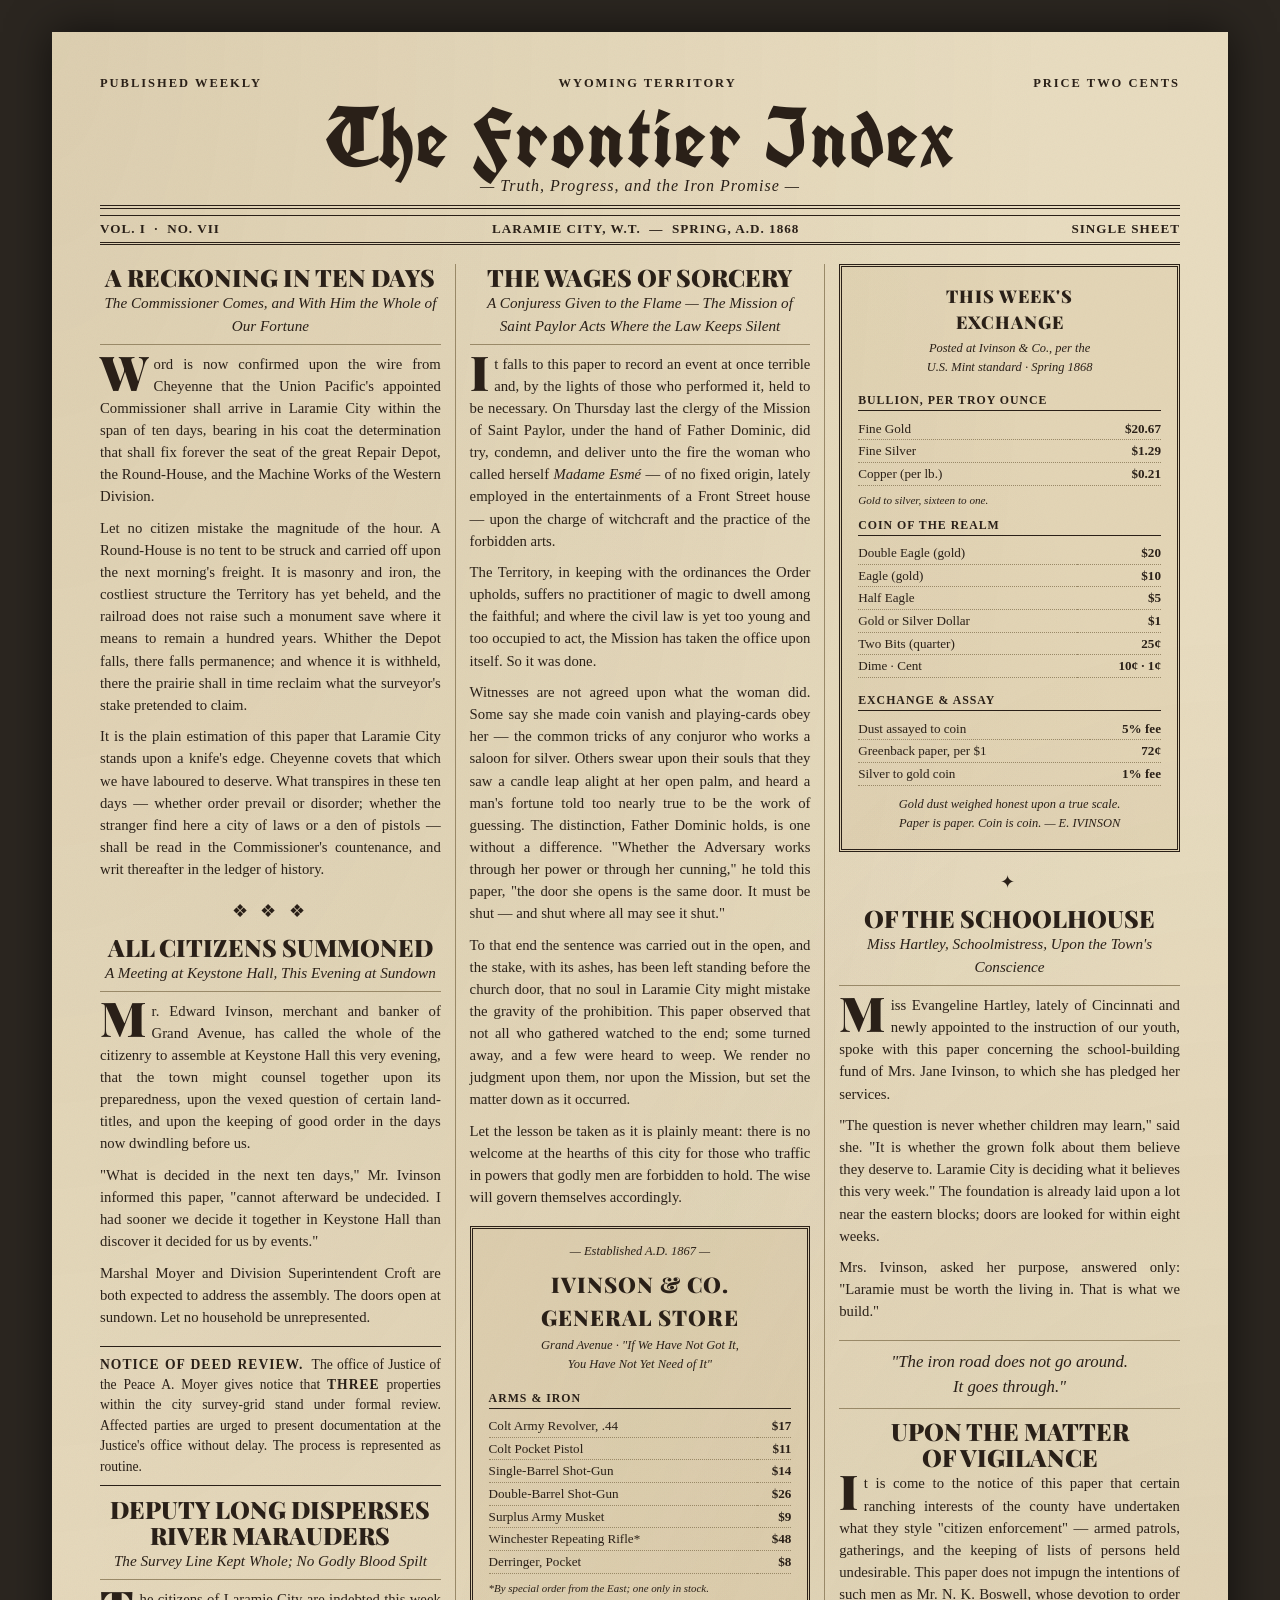
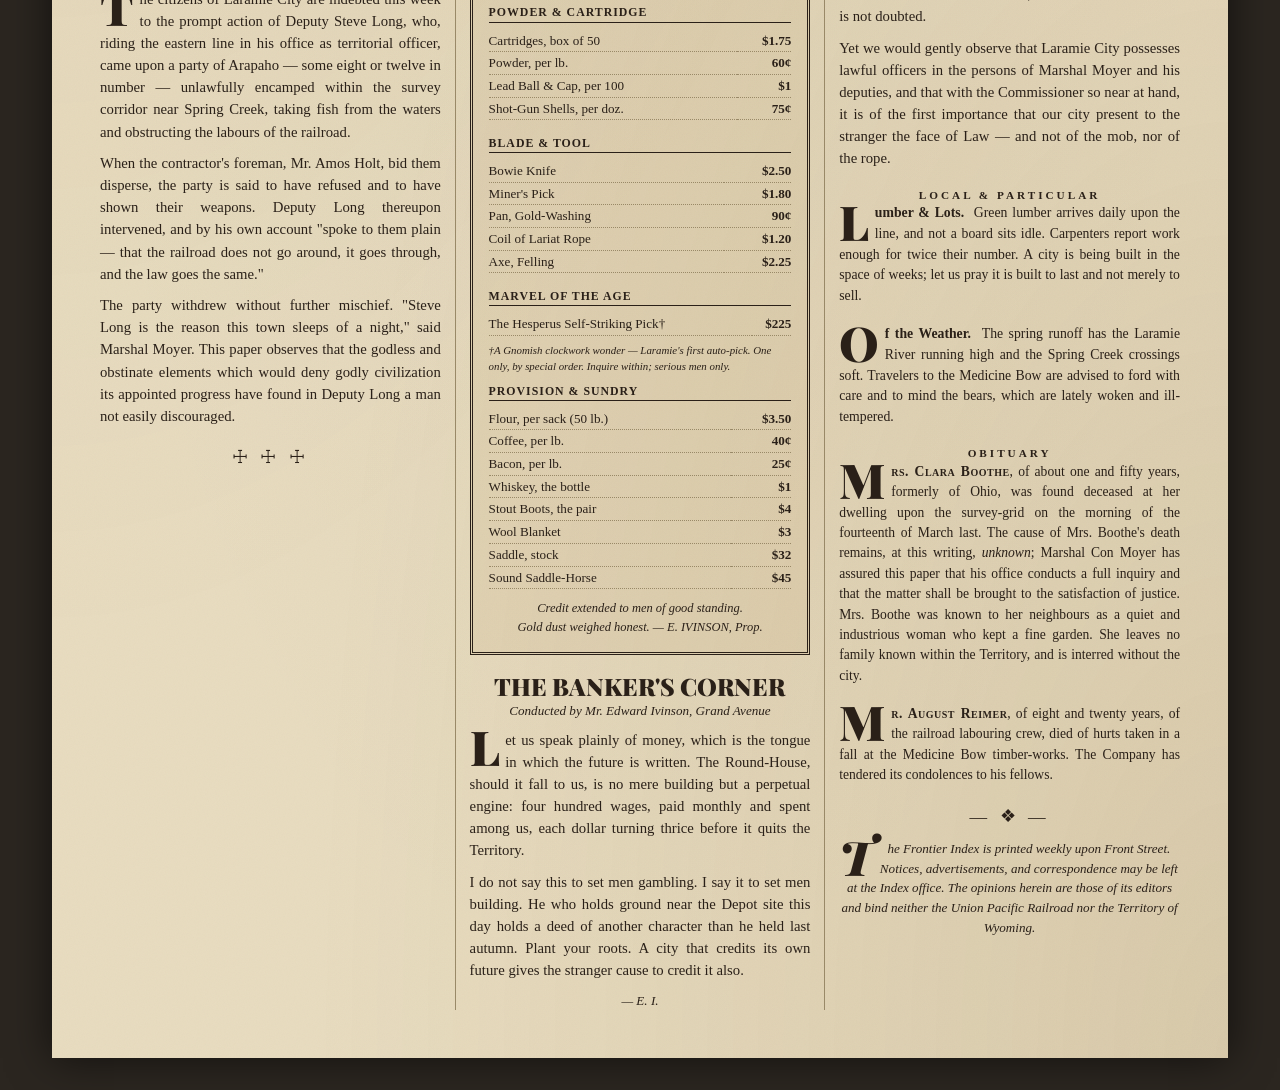
<file: frontier-index-broadsheet.html>
<!DOCTYPE html>
<html lang="en">
<head>
<meta charset="UTF-8">
<meta name="viewport" content="width=device-width, initial-scale=1.0">
<title>The Frontier Index — Laramie City, W.T.</title>
<style>
  @import url('https://fonts.googleapis.com/css2?family=UnifrakturCook:wght@700&family=Old+Standard+TT:ital,wght@0,400;0,700;1,400&family=Playfair+Display:ital,wght@0,400;0,700;0,900;1,400&display=swap');

  body {
    margin: 0;
    padding: 2rem;
    background: #2b2620;
    font-family: 'Old Standard TT', serif;
  }

  .paper {
    max-width: 1080px;
    margin: 0 auto;
    background: #e8dcc0;
    background-image:
      radial-gradient(ellipse at top left, rgba(120,90,40,0.10), transparent 60%),
      radial-gradient(ellipse at bottom right, rgba(120,90,40,0.14), transparent 55%),
      radial-gradient(ellipse at center, rgba(80,60,20,0.04), transparent 70%);
    padding: 2.5rem 3rem 3rem;
    box-shadow: 0 0 40px rgba(0,0,0,0.6);
    color: #2a2018;
    position: relative;
  }

  .paper::before {
    content: "";
    position: absolute;
    inset: 0;
    background-image: url("data:image/svg+xml,%3Csvg xmlns='http://www.w3.org/2000/svg' width='100' height='100'%3E%3Cfilter id='n'%3E%3CfeTurbulence type='fractalNoise' baseFrequency='0.9' numOctaves='2'/%3E%3C/filter%3E%3Crect width='100' height='100' filter='url(%23n)' opacity='0.04'/%3E%3C/svg%3E");
    pointer-events: none;
    mix-blend-mode: multiply;
  }

  .masthead {
    text-align: center;
    border-bottom: 4px double #2a2018;
    padding-bottom: 0.6rem;
    margin-bottom: 0.4rem;
  }
  .masthead h1 {
    font-family: 'UnifrakturCook', 'Playfair Display', serif;
    font-size: 5.2rem;
    margin: 0.2rem 0 0;
    line-height: 0.95;
    letter-spacing: 2px;
  }
  .masthead .motto {
    font-style: italic;
    font-size: 1rem;
    letter-spacing: 1px;
  }
  .topline, .botline {
    display: flex;
    justify-content: space-between;
    font-size: 0.78rem;
    text-transform: uppercase;
    letter-spacing: 2px;
    border-top: 1px solid #2a2018;
    border-bottom: 1px solid #2a2018;
    padding: 0.25rem 0;
  }
  .topline { border: none; font-weight: 700; }
  .dateline {
    display: flex;
    justify-content: space-between;
    border-top: 1px solid #2a2018;
    border-bottom: 3px double #2a2018;
    padding: 0.3rem 0;
    font-size: 0.82rem;
    font-weight: 700;
    text-transform: uppercase;
    letter-spacing: 1px;
    margin-bottom: 1.2rem;
  }

  .columns {
    column-count: 3;
    column-gap: 1.8rem;
    column-rule: 1px solid #9a8a68;
    text-align: justify;
    font-size: 0.92rem;
    line-height: 1.5;
  }
  .columns.two { column-count: 2; }

  h2.head {
    font-family: 'Playfair Display', serif;
    font-weight: 900;
    text-align: center;
    font-size: 1.5rem;
    line-height: 1.1;
    margin: 0 0 0.1rem;
    text-transform: uppercase;
    break-after: avoid;
  }
  h3.subhead {
    text-align: center;
    font-style: italic;
    font-weight: 400;
    font-size: 0.95rem;
    margin: 0 0 0.5rem;
    border-bottom: 1px solid #9a8a68;
    padding-bottom: 0.4rem;
    break-after: avoid;
  }
  .kicker {
    text-align: center;
    text-transform: uppercase;
    letter-spacing: 3px;
    font-size: 0.7rem;
    font-weight: 700;
    margin-top: 1rem;
  }
  .article { margin-bottom: 1.1rem; break-inside: avoid-column; }
  .article p { margin: 0 0 0.6rem; }
  .article p:first-of-type::first-letter {
    font-family: 'Playfair Display', serif;
    font-size: 3rem;
    float: left;
    line-height: 0.7;
    padding: 0.1rem 0.35rem 0 0;
    font-weight: 900;
  }
  .byline { font-style: italic; text-align: center; font-size: 0.82rem; margin-bottom: 0.5rem; }

  .rule-orn {
    text-align: center;
    font-size: 1.1rem;
    margin: 0.6rem 0;
    letter-spacing: 4px;
  }

  /* Advertisement box */
  .advert {
    border: 3px double #2a2018;
    padding: 0.8rem 1rem 1rem;
    margin: 0.4rem 0 1.1rem;
    text-align: center;
    break-inside: avoid;
    background: rgba(160,130,70,0.08);
  }
  .advert h4 {
    font-family: 'Playfair Display', serif;
    font-weight: 900;
    font-size: 1.35rem;
    margin: 0.2rem 0;
    text-transform: uppercase;
    letter-spacing: 1px;
  }
  .advert .estd { font-style: italic; font-size: 0.78rem; margin-bottom: 0.5rem; }
  .advert table {
    width: 100%;
    border-collapse: collapse;
    font-size: 0.82rem;
    margin: 0.4rem 0;
    text-align: left;
  }
  .advert table td { padding: 1px 0; border-bottom: 1px dotted #9a8a68; }
  .advert table td.price { text-align: right; font-weight: 700; white-space: nowrap; }
  .advert .depthead {
    font-weight: 700;
    text-transform: uppercase;
    letter-spacing: 1px;
    font-size: 0.74rem;
    border-bottom: 1.5px solid #2a2018;
    padding-top: 0.5rem;
    display: block;
    text-align: left;
  }
  .advert .flourish { font-size: 0.78rem; font-style: italic; margin-top: 0.6rem; }

  .notice {
    border-top: 1px solid #2a2018;
    border-bottom: 1px solid #2a2018;
    padding: 0.5rem 0;
    margin: 0.6rem 0;
    font-size: 0.85rem;
    break-inside: avoid;
  }
  .notice b { text-transform: uppercase; letter-spacing: 1px; }

  .obit { font-size: 0.85rem; }
  .obit b { font-variant: small-caps; letter-spacing: 0.5px; }

  .quote-pull {
    font-style: italic;
    font-size: 1.05rem;
    text-align: center;
    border-top: 1px solid #9a8a68;
    border-bottom: 1px solid #9a8a68;
    padding: 0.5rem 0;
    margin: 0.6rem 0;
  }

  /* ---------- RESPONSIVE / MOBILE ---------- */
  /* Use a fluid masthead so the title never overflows narrow screens */
  .masthead h1 { font-size: clamp(2.4rem, 12vw, 5.2rem); }

  @media (max-width: 860px) {
    body { padding: 1rem 0.5rem; }
    .paper { padding: 1.4rem 1.2rem 2rem; }
    .columns { column-count: 2; column-gap: 1.2rem; }
    .topline, .dateline { flex-wrap: wrap; gap: 0.2rem 1rem; justify-content: center; text-align: center; }
  }

  @media (max-width: 560px) {
    body { padding: 0.5rem 0.3rem; }
    .paper { padding: 1rem 0.9rem 1.6rem; }
    /* single column reads properly on a phone */
    .columns { column-count: 1; }
    .lead-wrap { margin-bottom: 0.8rem; }
    h2.head { font-size: 1.3rem; }
    h2.lead { font-size: 1.6rem; }
    .masthead .motto { font-size: 0.85rem; }
    .topline { font-size: 0.65rem; letter-spacing: 1px; }
    .dateline { font-size: 0.72rem; }
    .advert { padding: 0.7rem 0.8rem; }
    .advert table { font-size: 0.8rem; }
    .article p:first-of-type::first-letter { font-size: 2.4rem; }
  }
</style>
</head>
<body>
<div class="paper">

  <div class="topline">
    <span>Published Weekly</span>
    <span>Wyoming Territory</span>
    <span>Price Two Cents</span>
  </div>

  <div class="masthead">
    <h1>The Frontier Index</h1>
    <div class="motto">— Truth, Progress, and the Iron Promise —</div>
  </div>

  <div class="dateline">
    <span>Vol. I &nbsp;·&nbsp; No. VII</span>
    <span>Laramie City, W.T. &nbsp;—&nbsp; Spring, A.D. 1868</span>
    <span>Single Sheet</span>
  </div>

  <div class="columns">

    <div class="article">
      <h2 class="head">A Reckoning in Ten Days</h2>
      <h3 class="subhead">The Commissioner Comes, and With Him the Whole of Our Fortune</h3>
      <p>Word is now confirmed upon the wire from Cheyenne that the Union Pacific's appointed Commissioner shall arrive in Laramie City within the span of ten days, bearing in his coat the determination that shall fix forever the seat of the great Repair Depot, the Round-House, and the Machine Works of the Western Division.</p>
      <p>Let no citizen mistake the magnitude of the hour. A Round-House is no tent to be struck and carried off upon the next morning's freight. It is masonry and iron, the costliest structure the Territory has yet beheld, and the railroad does not raise such a monument save where it means to remain a hundred years. Whither the Depot falls, there falls permanence; and whence it is withheld, there the prairie shall in time reclaim what the surveyor's stake pretended to claim.</p>
      <p>It is the plain estimation of this paper that Laramie City stands upon a knife's edge. Cheyenne covets that which we have laboured to deserve. What transpires in these ten days — whether order prevail or disorder; whether the stranger find here a city of laws or a den of pistols — shall be read in the Commissioner's countenance, and writ thereafter in the ledger of history.</p>
    </div>

    <div class="rule-orn">❖ ❖ ❖</div>

    <div class="article">
      <h2 class="head">All Citizens Summoned</h2>
      <h3 class="subhead">A Meeting at Keystone Hall, This Evening at Sundown</h3>
      <p>Mr. Edward Ivinson, merchant and banker of Grand Avenue, has called the whole of the citizenry to assemble at Keystone Hall this very evening, that the town might counsel together upon its preparedness, upon the vexed question of certain land-titles, and upon the keeping of good order in the days now dwindling before us.</p>
      <p>"What is decided in the next ten days," Mr. Ivinson informed this paper, "cannot afterward be undecided. I had sooner we decide it together in Keystone Hall than discover it decided for us by events."</p>
      <p>Marshal Moyer and Division Superintendent Croft are both expected to address the assembly. The doors open at sundown. Let no household be unrepresented.</p>
    </div>

    <div class="notice">
      <b>Notice of Deed Review.</b> &nbsp;The office of Justice of the Peace A. Moyer gives notice that <b>three</b> properties within the city survey-grid stand under formal review. Affected parties are urged to present documentation at the Justice's office without delay. The process is represented as routine.
    </div>

    <div class="article">
      <h2 class="head">Deputy Long Disperses<br>River Marauders</h2>
      <h3 class="subhead">The Survey Line Kept Whole; No Godly Blood Spilt</h3>
      <p>The citizens of Laramie City are indebted this week to the prompt action of Deputy Steve Long, who, riding the eastern line in his office as territorial officer, came upon a party of Arapaho — some eight or twelve in number — unlawfully encamped within the survey corridor near Spring Creek, taking fish from the waters and obstructing the labours of the railroad.</p>
      <p>When the contractor's foreman, Mr. Amos Holt, bid them disperse, the party is said to have refused and to have shown their weapons. Deputy Long thereupon intervened, and by his own account "spoke to them plain — that the railroad does not go around, it goes through, and the law goes the same."</p>
      <p>The party withdrew without further mischief. "Steve Long is the reason this town sleeps of a night," said Marshal Moyer. This paper observes that the godless and obstinate elements which would deny godly civilization its appointed progress have found in Deputy Long a man not easily discouraged.</p>
    </div>

    <div class="rule-orn">☩ ☩ ☩</div>

    <div class="article">
      <h2 class="head">The Wages of Sorcery</h2>
      <h3 class="subhead">A Conjuress Given to the Flame — The Mission of Saint Paylor Acts Where the Law Keeps Silent</h3>
      <p>It falls to this paper to record an event at once terrible and, by the lights of those who performed it, held to be necessary. On Thursday last the clergy of the Mission of Saint Paylor, under the hand of Father Dominic, did try, condemn, and deliver unto the fire the woman who called herself <i>Madame Esmé</i> — of no fixed origin, lately employed in the entertainments of a Front Street house — upon the charge of witchcraft and the practice of the forbidden arts.</p>
      <p>The Territory, in keeping with the ordinances the Order upholds, suffers no practitioner of magic to dwell among the faithful; and where the civil law is yet too young and too occupied to act, the Mission has taken the office upon itself. So it was done.</p>
      <p>Witnesses are not agreed upon what the woman did. Some say she made coin vanish and playing-cards obey her — the common tricks of any conjuror who works a saloon for silver. Others swear upon their souls that they saw a candle leap alight at her open palm, and heard a man's fortune told too nearly true to be the work of guessing. The distinction, Father Dominic holds, is one without a difference. "Whether the Adversary works through her power or through her cunning," he told this paper, "the door she opens is the same door. It must be shut — and shut where all may see it shut."</p>
      <p>To that end the sentence was carried out in the open, and the stake, with its ashes, has been left standing before the church door, that no soul in Laramie City might mistake the gravity of the prohibition. This paper observed that not all who gathered watched to the end; some turned away, and a few were heard to weep. We render no judgment upon them, nor upon the Mission, but set the matter down as it occurred.</p>
      <p>Let the lesson be taken as it is plainly meant: there is no welcome at the hearths of this city for those who traffic in powers that godly men are forbidden to hold. The wise will govern themselves accordingly.</p>
    </div>

    <!-- ===== GENERAL STORE ADVERTISEMENT ===== -->
    <div class="advert">
      <div class="estd">— Established A.D. 1867 —</div>
      <h4>Ivinson &amp; Co.<br>General Store</h4>
      <div class="estd">Grand Avenue · "If We Have Not Got It,<br>You Have Not Yet Need of It"</div>

      <span class="depthead">Arms &amp; Iron</span>
      <table>
        <tr><td>Colt Army Revolver, .44</td><td class="price" data-price="goods.colt-army">$17</td></tr>
        <tr><td>Colt Pocket Pistol</td><td class="price" data-price="goods.colt-navy">$11</td></tr>
        <tr><td>Single-Barrel Shot-Gun</td><td class="price" data-price="goods.shotgun-single">$14</td></tr>
        <tr><td>Double-Barrel Shot-Gun</td><td class="price" data-price="goods.shotgun-double">$26</td></tr>
        <tr><td>Surplus Army Musket</td><td class="price" data-price="goods.musket">$9</td></tr>
        <tr><td>Winchester Repeating Rifle*</td><td class="price" data-price="goods.winchester">$48</td></tr>
        <tr><td>Derringer, Pocket</td><td class="price" data-price="goods.derringer">$8</td></tr>
      </table>
      <div style="font-size:0.68rem;text-align:left;font-style:italic;">*By special order from the East; one only in stock.</div>

      <span class="depthead">Powder &amp; Cartridge</span>
      <table>
        <tr><td>Cartridges, box of 50</td><td class="price" data-price="goods.cartridges-50">$1.75</td></tr>
        <tr><td>Powder, per lb.</td><td class="price" data-price="goods.powder-lb">60¢</td></tr>
        <tr><td>Lead Ball &amp; Cap, per 100</td><td class="price" data-price="goods.ball-cap-100">$1</td></tr>
        <tr><td>Shot-Gun Shells, per doz.</td><td class="price" data-price="goods.shells-doz">75¢</td></tr>
      </table>

      <span class="depthead">Blade &amp; Tool</span>
      <table>
        <tr><td>Bowie Knife</td><td class="price" data-price="goods.bowie">$2.50</td></tr>
        <tr><td>Miner's Pick</td><td class="price" data-price="goods.miners-pick">$1.80</td></tr>
        <tr><td>Pan, Gold-Washing</td><td class="price">90¢</td></tr>
        <tr><td>Coil of Lariat Rope</td><td class="price" data-price="goods.lasso">$1.20</td></tr>
        <tr><td>Axe, Felling</td><td class="price">$2.25</td></tr>
      </table>

      <span class="depthead">Marvel of the Age</span>
      <table>
        <tr><td>The Hesperus Self-Striking Pick&dagger;</td><td class="price" data-price="goods.hesperus">$225</td></tr>
      </table>
      <div style="font-size:0.68rem;text-align:left;font-style:italic;">&dagger;A Gnomish clockwork wonder — Laramie's first auto-pick. One only, by special order. Inquire within; serious men only.</div>

      <span class="depthead">Provision &amp; Sundry</span>
      <table>
        <tr><td>Flour, per sack (50 lb.)</td><td class="price" data-price="goods.flour-sack">$3.50</td></tr>
        <tr><td>Coffee, per lb.</td><td class="price" data-price="goods.coffee-lb">40¢</td></tr>
        <tr><td>Bacon, per lb.</td><td class="price" data-price="goods.bacon-lb">25¢</td></tr>
        <tr><td>Whiskey, the bottle</td><td class="price" data-price="goods.whiskey-bottle">$1</td></tr>
        <tr><td>Stout Boots, the pair</td><td class="price" data-price="goods.boots">$4</td></tr>
        <tr><td>Wool Blanket</td><td class="price" data-price="goods.blanket">$3</td></tr>
        <tr><td>Saddle, stock</td><td class="price" data-price="goods.saddle">$32</td></tr>
        <tr><td>Sound Saddle-Horse</td><td class="price" data-price="goods.horse">$45</td></tr>
      </table>
      <div class="flourish">Credit extended to men of good standing.<br>Gold dust weighed honest. — E. IVINSON, Prop.</div>
    </div>

    <div class="article">
      <h2 class="head">The Banker's Corner</h2>
      <div class="byline">Conducted by Mr. Edward Ivinson, Grand Avenue</div>
      <p>Let us speak plainly of money, which is the tongue in which the future is written. The Round-House, should it fall to us, is no mere building but a perpetual engine: four hundred wages, paid monthly and spent among us, each dollar turning thrice before it quits the Territory.</p>
      <p>I do not say this to set men gambling. I say it to set men building. He who holds ground near the Depot site this day holds a deed of another character than he held last autumn. Plant your roots. A city that credits its own future gives the stranger cause to credit it also.</p>
      <p class="byline">— E. I.</p>
    </div>

    <!-- ===== BANKER'S CORNER — EXCHANGE RATES ===== -->
    <div class="advert">
      <h4 style="font-size:1.1rem;">This Week's<br>Exchange</h4>
      <div class="estd">Posted at Ivinson &amp; Co., per the<br>U.S. Mint standard · Spring 1868</div>

      <span class="depthead">Bullion, per Troy Ounce</span>
      <table>
        <tr><td>Fine Gold</td><td class="price" data-rate="exchange.gold-oz" data-fmt="dollar">$20.67</td></tr>
        <tr><td>Fine Silver</td><td class="price" data-rate="exchange.silver-oz" data-fmt="dollar">$1.29</td></tr>
        <tr><td>Copper (per lb.)</td><td class="price" data-rate="exchange.copper-lb" data-fmt="dollar">$0.21</td></tr>
      </table>
      <div style="font-size:0.7rem;text-align:left;font-style:italic;">Gold to silver, sixteen to one.</div>

      <span class="depthead">Coin of the Realm</span>
      <table>
        <tr><td>Double Eagle (gold)</td><td class="price" data-rate="exchange.double-eagle" data-fmt="dollar">$20</td></tr>
        <tr><td>Eagle (gold)</td><td class="price" data-rate="exchange.eagle" data-fmt="dollar">$10</td></tr>
        <tr><td>Half Eagle</td><td class="price" data-rate="exchange.half-eagle" data-fmt="dollar">$5</td></tr>
        <tr><td>Gold or Silver Dollar</td><td class="price" data-rate="exchange.dollar" data-fmt="dollar">$1</td></tr>
        <tr><td>Two Bits (quarter)</td><td class="price">25&cent;</td></tr>
        <tr><td>Dime &middot; Cent</td><td class="price">10&cent; &middot; 1&cent;</td></tr>
      </table>

      <span class="depthead">Exchange &amp; Assay</span>
      <table>
        <tr><td>Dust assayed to coin</td><td class="price"><span data-rate="exchange.assay-fee-pct" data-fmt="pct">5%</span> fee</td></tr>
        <tr><td>Greenback paper, per $1</td><td class="price" data-rate="exchange.greenback-per-dollar" data-fmt="cents">72&cent;</td></tr>
        <tr><td>Silver to gold coin</td><td class="price"><span data-rate="exchange.silver-to-gold-fee-pct" data-fmt="pct">1%</span> fee</td></tr>
      </table>
      <div class="flourish">Gold dust weighed honest upon a true scale.<br>Paper is paper. Coin is coin. — E. IVINSON</div>
    </div>

    <div class="rule-orn">✦</div>

    <div class="article">
      <h2 class="head">Of the Schoolhouse</h2>
      <h3 class="subhead">Miss Hartley, Schoolmistress, Upon the Town's Conscience</h3>
      <p>Miss Evangeline Hartley, lately of Cincinnati and newly appointed to the instruction of our youth, spoke with this paper concerning the school-building fund of Mrs. Jane Ivinson, to which she has pledged her services.</p>
      <p>"The question is never whether children may learn," said she. "It is whether the grown folk about them believe they deserve to. Laramie City is deciding what it believes this very week." The foundation is already laid upon a lot near the eastern blocks; doors are looked for within eight weeks.</p>
      <p>Mrs. Ivinson, asked her purpose, answered only: "Laramie must be worth the living in. That is what we build."</p>
    </div>

    <div class="quote-pull">"The iron road does not go around.<br>It goes through."</div>

    <div class="article">
      <h2 class="head">Upon the Matter<br>of Vigilance</h2>
      <p>It is come to the notice of this paper that certain ranching interests of the county have undertaken what they style "citizen enforcement" — armed patrols, gatherings, and the keeping of lists of persons held undesirable. This paper does not impugn the intentions of such men as Mr. N. K. Boswell, whose devotion to order is not doubted.</p>
      <p>Yet we would gently observe that Laramie City possesses lawful officers in the persons of Marshal Moyer and his deputies, and that with the Commissioner so near at hand, it is of the first importance that our city present to the stranger the face of Law — and not of the mob, nor of the rope.</p>
    </div>

    <div class="kicker">Local &amp; Particular</div>

    <div class="article" style="font-size:0.86rem;">
      <p><b>Lumber &amp; Lots.</b> &nbsp;Green lumber arrives daily upon the line, and not a board sits idle. Carpenters report work enough for twice their number. A city is being built in the space of weeks; let us pray it is built to last and not merely to sell.</p>
    </div>

    <div class="article" style="font-size:0.86rem;">
      <p><b>Of the Weather.</b> &nbsp;The spring runoff has the Laramie River running high and the Spring Creek crossings soft. Travelers to the Medicine Bow are advised to ford with care and to mind the bears, which are lately woken and ill-tempered.</p>
    </div>

    <div class="kicker">Obituary</div>

    <div class="article obit">
      <p><b>Mrs. Clara Boothe</b>, of about one and fifty years, formerly of Ohio, was found deceased at her dwelling upon the survey-grid on the morning of the fourteenth of March last. The cause of Mrs. Boothe's death remains, at this writing, <i>unknown</i>; Marshal Con Moyer has assured this paper that his office conducts a full inquiry and that the matter shall be brought to the satisfaction of justice. Mrs. Boothe was known to her neighbours as a quiet and industrious woman who kept a fine garden. She leaves no family known within the Territory, and is interred without the city.</p>
    </div>

    <div class="article obit">
      <p><b>Mr. August Reimer</b>, of eight and twenty years, of the railroad labouring crew, died of hurts taken in a fall at the Medicine Bow timber-works. The Company has tendered its condolences to his fellows.</p>
    </div>

    <div class="rule-orn">— ❖ —</div>

    <div class="article" style="font-size:0.82rem;font-style:italic;text-align:center;">
      <p>The Frontier Index is printed weekly upon Front Street. Notices, advertisements, and correspondence may be left at the Index office. The opinions herein are those of its editors and bind neither the Union Pacific Railroad nor the Territory of Wyoming.</p>
    </div>

  </div>
</div>
<script src="prices.js" defer></script>
</body>
</html>
</file>
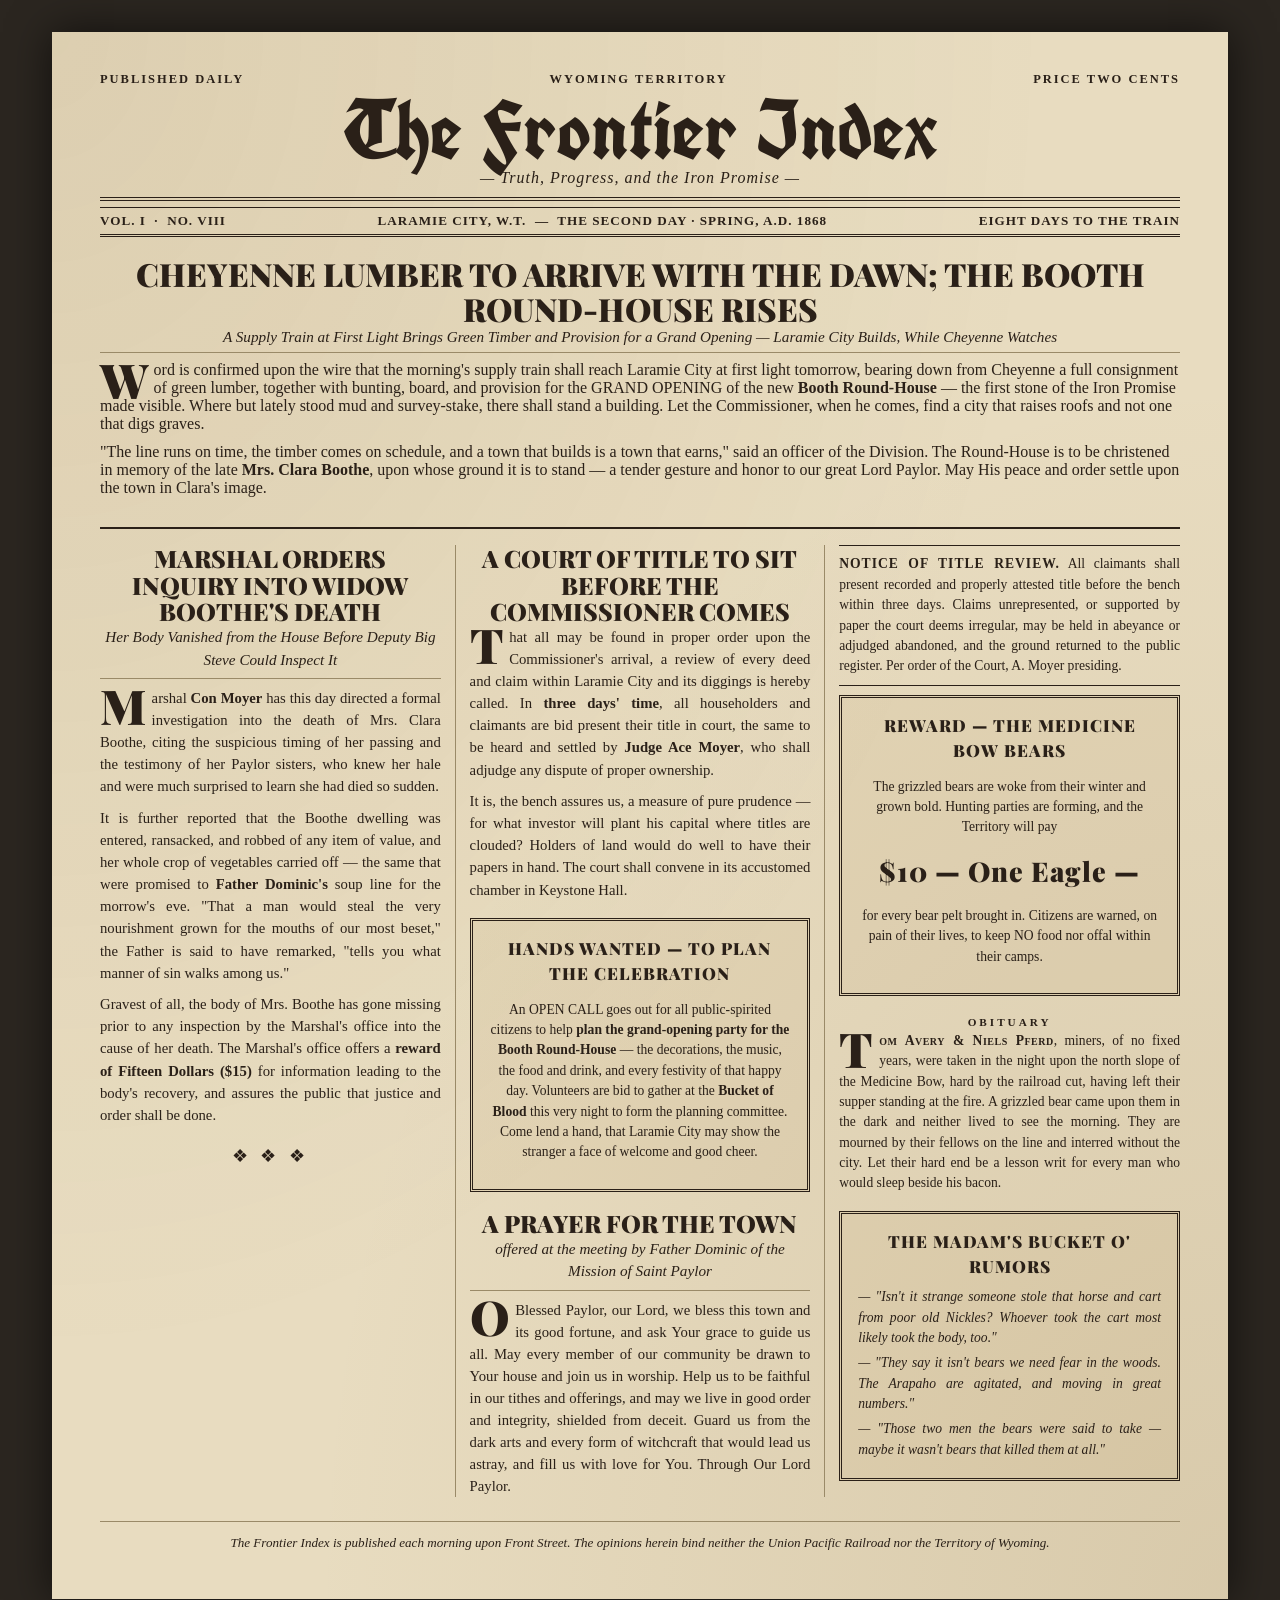
<file: frontier-index-day-02.html>
<!DOCTYPE html>
<!--
  THE FRONTIER INDEX — DAY 2 EDITION
  Published the morning after Day 1 (The Town Meeting). Greets the players at
  the start of the Day 2 session. Voice: pious, pro-Ring, pro-progress —
  wrongness leaking through. Encodes Day 1 meter movement as in-world signals:
    Depot +1 / Industry signal  → lumber on schedule, the Roundhouse rising, the grand opening
    Opportunity +1              → civic cheer, families, fair dealings, the schoolhouse
    Natural Order +1            → "savage trouble": Arapaho on the river, the hills restless
  Buried negatives (Clara's murder, the missing body, the deed-grab) reported piously.
-->
<html lang="en">
<head>
<meta charset="UTF-8">
<meta name="viewport" content="width=device-width, initial-scale=1.0">
<title>The Frontier Index — Day 2</title>
<style>
  @import url('https://fonts.googleapis.com/css2?family=UnifrakturCook:wght@700&family=Old+Standard+TT:ital,wght@0,400;0,700;1,400&family=Playfair+Display:ital,wght@0,700;0,900&display=swap');
  body { margin:0; padding:2rem; background:#2b2620; font-family:'Old Standard TT',serif; }
  .paper { max-width:1080px; margin:0 auto; background:#e8dcc0;
    background-image:radial-gradient(ellipse at top left,rgba(120,90,40,.10),transparent 60%),radial-gradient(ellipse at bottom right,rgba(120,90,40,.14),transparent 55%);
    padding:2.5rem 3rem 3rem; box-shadow:0 0 40px rgba(0,0,0,.6); color:#2a2018; }
  .topline{display:flex;justify-content:space-between;font-size:.78rem;text-transform:uppercase;letter-spacing:2px;font-weight:700;}
  .masthead{text-align:center;border-bottom:4px double #2a2018;padding-bottom:.6rem;margin-bottom:.4rem;}
  .masthead h1{font-family:'UnifrakturCook',serif;font-size:5rem;margin:.2rem 0 0;line-height:.95;}
  .masthead .motto{font-style:italic;font-size:1rem;letter-spacing:1px;}
  .dateline{display:flex;justify-content:space-between;border-top:1px solid #2a2018;border-bottom:3px double #2a2018;padding:.3rem 0;font-size:.82rem;font-weight:700;text-transform:uppercase;letter-spacing:1px;margin-bottom:1.2rem;}
  .columns{column-count:3;column-gap:1.8rem;column-rule:1px solid #9a8a68;text-align:justify;font-size:.92rem;line-height:1.5;}
  h2.head{font-family:'Playfair Display',serif;font-weight:900;text-align:center;font-size:1.5rem;line-height:1.1;margin:0 0 .1rem;text-transform:uppercase;break-after:avoid;}
  h2.lead{font-size:2rem;}
  h3.subhead{text-align:center;font-style:italic;font-weight:400;font-size:.95rem;margin:0 0 .5rem;border-bottom:1px solid #9a8a68;padding-bottom:.4rem;}
  .kicker{text-align:center;text-transform:uppercase;letter-spacing:3px;font-size:.7rem;font-weight:700;margin-top:1rem;}
  .article{margin-bottom:1.1rem;break-inside:avoid-column;}
  .article p{margin:0 0 .6rem;}
  .article p:first-of-type::first-letter{font-family:'Playfair Display',serif;font-size:3rem;float:left;line-height:.7;padding:.1rem .35rem 0 0;font-weight:900;}
  .lead-wrap{column-span:all;border-bottom:2px solid #2a2018;margin-bottom:1rem;padding-bottom:.8rem;}
  .byline{font-style:italic;text-align:center;font-size:.82rem;margin-bottom:.5rem;}
  .rule-orn{text-align:center;font-size:1.1rem;margin:.6rem 0;letter-spacing:4px;}
  .box{border:3px double #2a2018;padding:.8rem 1rem;margin:.4rem 0 1.1rem;break-inside:avoid;background:rgba(160,130,70,.08);}
  .box h4{font-family:'Playfair Display',serif;font-weight:900;text-transform:uppercase;letter-spacing:1px;margin:.1rem 0 .5rem;text-align:center;font-size:1.05rem;}
  .notice{border-top:1px solid #2a2018;border-bottom:1px solid #2a2018;padding:.5rem 0;margin:.6rem 0;font-size:.85rem;break-inside:avoid;}
  .notice b{text-transform:uppercase;letter-spacing:1px;}
  .obit{font-size:.85rem;} .obit b{font-variant:small-caps;letter-spacing:.5px;}
  .rumor{font-size:.85rem;font-style:italic;margin:.3rem 0;}
  .reward{text-align:center;}
  .reward .amt{font-family:'Playfair Display',serif;font-weight:900;font-size:1.7rem;letter-spacing:1px;}
  .footnote{text-align:center;font-style:italic;font-size:.82rem;margin-top:1.5rem;border-top:1px solid #9a8a68;padding-top:.8rem;column-span:all;}

  /* ---------- RESPONSIVE / MOBILE ---------- */
  /* Fluid masthead so the title never overflows narrow screens */
  .masthead h1 { font-size: clamp(2.4rem, 12vw, 5.2rem); }

  @media (max-width: 860px) {
    body { padding: 1rem 0.5rem; }
    .paper { padding: 1.4rem 1.2rem 2rem; }
    .columns { column-count: 2; column-gap: 1.2rem; }
    .topline, .dateline { flex-wrap: wrap; gap: 0.2rem 1rem; justify-content: center; text-align: center; }
  }

  @media (max-width: 560px) {
    body { padding: 0.5rem 0.3rem; }
    .paper { padding: 1rem 0.9rem 1.6rem; }
    /* single column reads properly on a phone */
    .columns { column-count: 1; }
    .lead-wrap { margin-bottom: 0.8rem; }
    h2.head { font-size: 1.3rem; }
    h2.lead { font-size: 1.6rem; }
    .masthead .motto { font-size: 0.85rem; }
    .topline { font-size: 0.65rem; letter-spacing: 1px; }
    .dateline { font-size: 0.72rem; }
    .article p:first-of-type::first-letter { font-size: 2.4rem; }
  }
</style>
</head>
<body>
<div class="paper">

  <div class="topline">
    <span>Published Daily</span>
    <span>Wyoming Territory</span>
    <span>Price Two Cents</span>
  </div>

  <div class="masthead">
    <h1>The Frontier Index</h1>
    <div class="motto">— Truth, Progress, and the Iron Promise —</div>
  </div>

  <div class="dateline">
    <span>Vol. I &nbsp;·&nbsp; No. VIII</span>
    <span>Laramie City, W.T. &nbsp;—&nbsp; The Second Day · Spring, A.D. 1868</span>
    <span>Eight Days to the Train</span>
  </div>

  <!-- ===== LEAD: the supply train + the Roundhouse (Industry / Depot up) ===== -->
  <div class="lead-wrap">
    <h2 class="head lead">CHEYENNE LUMBER TO ARRIVE WITH THE DAWN; THE BOOTH ROUND-HOUSE RISES</h2>
    <h3 class="subhead">A Supply Train at First Light Brings Green Timber and Provision for a Grand Opening — Laramie City Builds, While Cheyenne Watches</h3>
    <div class="article">
      <p>Word is confirmed upon the wire that the morning's supply train shall reach Laramie City at first light tomorrow, bearing down from Cheyenne a full consignment of green lumber, together with bunting, board, and provision for the GRAND OPENING of the new <b>Booth Round-House</b> — the first stone of the Iron Promise made visible. Where but lately stood mud and survey-stake, there shall stand a building. Let the Commissioner, when he comes, find a city that raises roofs and not one that digs graves.</p>
      <p>"The line runs on time, the timber comes on schedule, and a town that builds is a town that earns," said an officer of the Division. The Round-House is to be christened in memory of the late <b>Mrs. Clara Boothe</b>, upon whose ground it is to stand — a tender gesture and honor to our great Lord Paylor. May His peace and order settle upon the town in Clara's image.</p>
    </div>
  </div>

  <div class="columns">

    <!-- ===== SECONDARY 1: Con Moyer's inquiry, the robbery, the missing body ===== -->
    <div class="article">
      <h2 class="head">Marshal Orders Inquiry Into Widow Boothe's Death</h2>
      <h3 class="subhead">Her Body Vanished from the House Before Deputy Big Steve Could Inspect It</h3>
      <p>Marshal <b>Con Moyer</b> has this day directed a formal investigation into the death of Mrs. Clara Boothe, citing the suspicious timing of her passing and the testimony of her Paylor sisters, who knew her hale and were much surprised to learn she had died so sudden.</p>
      <p>It is further reported that the Boothe dwelling was entered, ransacked, and robbed of any item of value, and her whole crop of vegetables carried off — the same that were promised to <b>Father Dominic's</b> soup line for the morrow's eve. "That a man would steal the very nourishment grown for the mouths of our most beset," the Father is said to have remarked, "tells you what manner of sin walks among us."</p>
      <p>Gravest of all, the body of Mrs. Boothe has gone missing prior to any inspection by the Marshal's office into the cause of her death. The Marshal's office offers a <b>reward of Fifteen Dollars ($15)</b> for information leading to the body's recovery, and assures the public that justice and order shall be done.</p>
    </div>

    <div class="rule-orn">❖ ❖ ❖</div>

    <!-- ===== SECONDARY 2: the Court of Title (the Ring's deed-grab) ===== -->
    <div class="article">
      <h2 class="head">A Court of Title to Sit Before the Commissioner Comes</h2>
      <p>That all may be found in proper order upon the Commissioner's arrival, a review of every deed and claim within Laramie City and its diggings is hereby called. In <b>three days' time</b>, all householders and claimants are bid present their title in court, the same to be heard and settled by <b>Judge Ace Moyer</b>, who shall adjudge any dispute of proper ownership.</p>
      <p>It is, the bench assures us, a measure of pure prudence — for what investor will plant his capital where titles are clouded? Holders of land would do well to have their papers in hand. The court shall convene in its accustomed chamber in Keystone Hall.</p>
    </div>

    <!-- ===== CIVIC NOTICE: the party-planning committee ===== -->
    <div class="box">
      <h4>Hands Wanted — To Plan the Celebration</h4>
      <p style="font-size:.85rem;text-align:center;">An OPEN CALL goes out for all public-spirited citizens to help <b>plan the grand-opening party for the Booth Round-House</b> — the decorations, the music, the food and drink, and every festivity of that happy day. Volunteers are bid to gather at the <b>Bucket of Blood</b> this very night to form the planning committee. Come lend a hand, that Laramie City may show the stranger a face of welcome and good cheer.</p>
    </div>

    <!-- ===== FATHER DOMINIC'S PRAYER ===== -->
    <div class="article">
      <h2 class="head">A Prayer for the Town</h2>
      <h3 class="subhead">offered at the meeting by Father Dominic of the Mission of Saint Paylor</h3>
      <p>O Blessed Paylor, our Lord, we bless this town and its good fortune, and ask Your grace to guide us all. May every member of our community be drawn to Your house and join us in worship. Help us to be faithful in our tithes and offerings, and may we live in good order and integrity, shielded from deceit. Guard us from the dark arts and every form of witchcraft that would lead us astray, and fill us with love for You. Through Our Lord Paylor.</p>
    </div>

    <!-- ===== OFFICIAL NOTICE: the deed-grab fine print ===== -->
    <div class="notice">
      <b>Notice of Title Review.</b> All claimants shall present recorded and properly attested title before the bench within three days. Claims unrepresented, or supported by paper the court deems irregular, may be held in abeyance or adjudged abandoned, and the ground returned to the public register. Per order of the Court, A. Moyer presiding.
    </div>

    <!-- ===== REWARD POSTER: the bears ===== -->
    <div class="box reward">
      <h4>Reward — The Medicine Bow Bears</h4>
      <p style="font-size:.85rem;">The grizzled bears are woke from their winter and grown bold. Hunting parties are forming, and the Territory will pay</p>
      <div class="amt">$10 — One Eagle —</div>
      <p style="font-size:.85rem;">for every bear pelt brought in. Citizens are warned, on pain of their lives, to keep NO food nor offal within their camps.</p>
    </div>

    <!-- ===== OBITUARY ===== -->
    <div class="kicker">Obituary</div>
    <div class="article obit">
      <p><b>Tom Avery &amp; Niels Pferd</b>, miners, of no fixed years, were taken in the night upon the north slope of the Medicine Bow, hard by the railroad cut, having left their supper standing at the fire. A grizzled bear came upon them in the dark and neither lived to see the morning. They are mourned by their fellows on the line and interred without the city. Let their hard end be a lesson writ for every man who would sleep beside his bacon.</p>
    </div>

    <!-- ===== WHAT THE TOWN IS SAYING ===== -->
    <div class="box">
      <h4>The Madam's Bucket o' Rumors</h4>
      <div class="rumor">— "Isn't it strange someone stole that horse and cart from poor old Nickles? Whoever took the cart most likely took the body, too."</div>
      <div class="rumor">— "They say it isn't bears we need fear in the woods. The Arapaho are agitated, and moving in great numbers."</div>
      <div class="rumor">— "Those two men the bears were said to take — maybe it wasn't bears that killed them at all."</div>
    </div>

  </div>

  <div class="footnote">
    The Frontier Index is published each morning upon Front Street. The opinions herein bind neither the Union Pacific Railroad nor the Territory of Wyoming.
  </div>

</div>


</body>
</html>
</file>
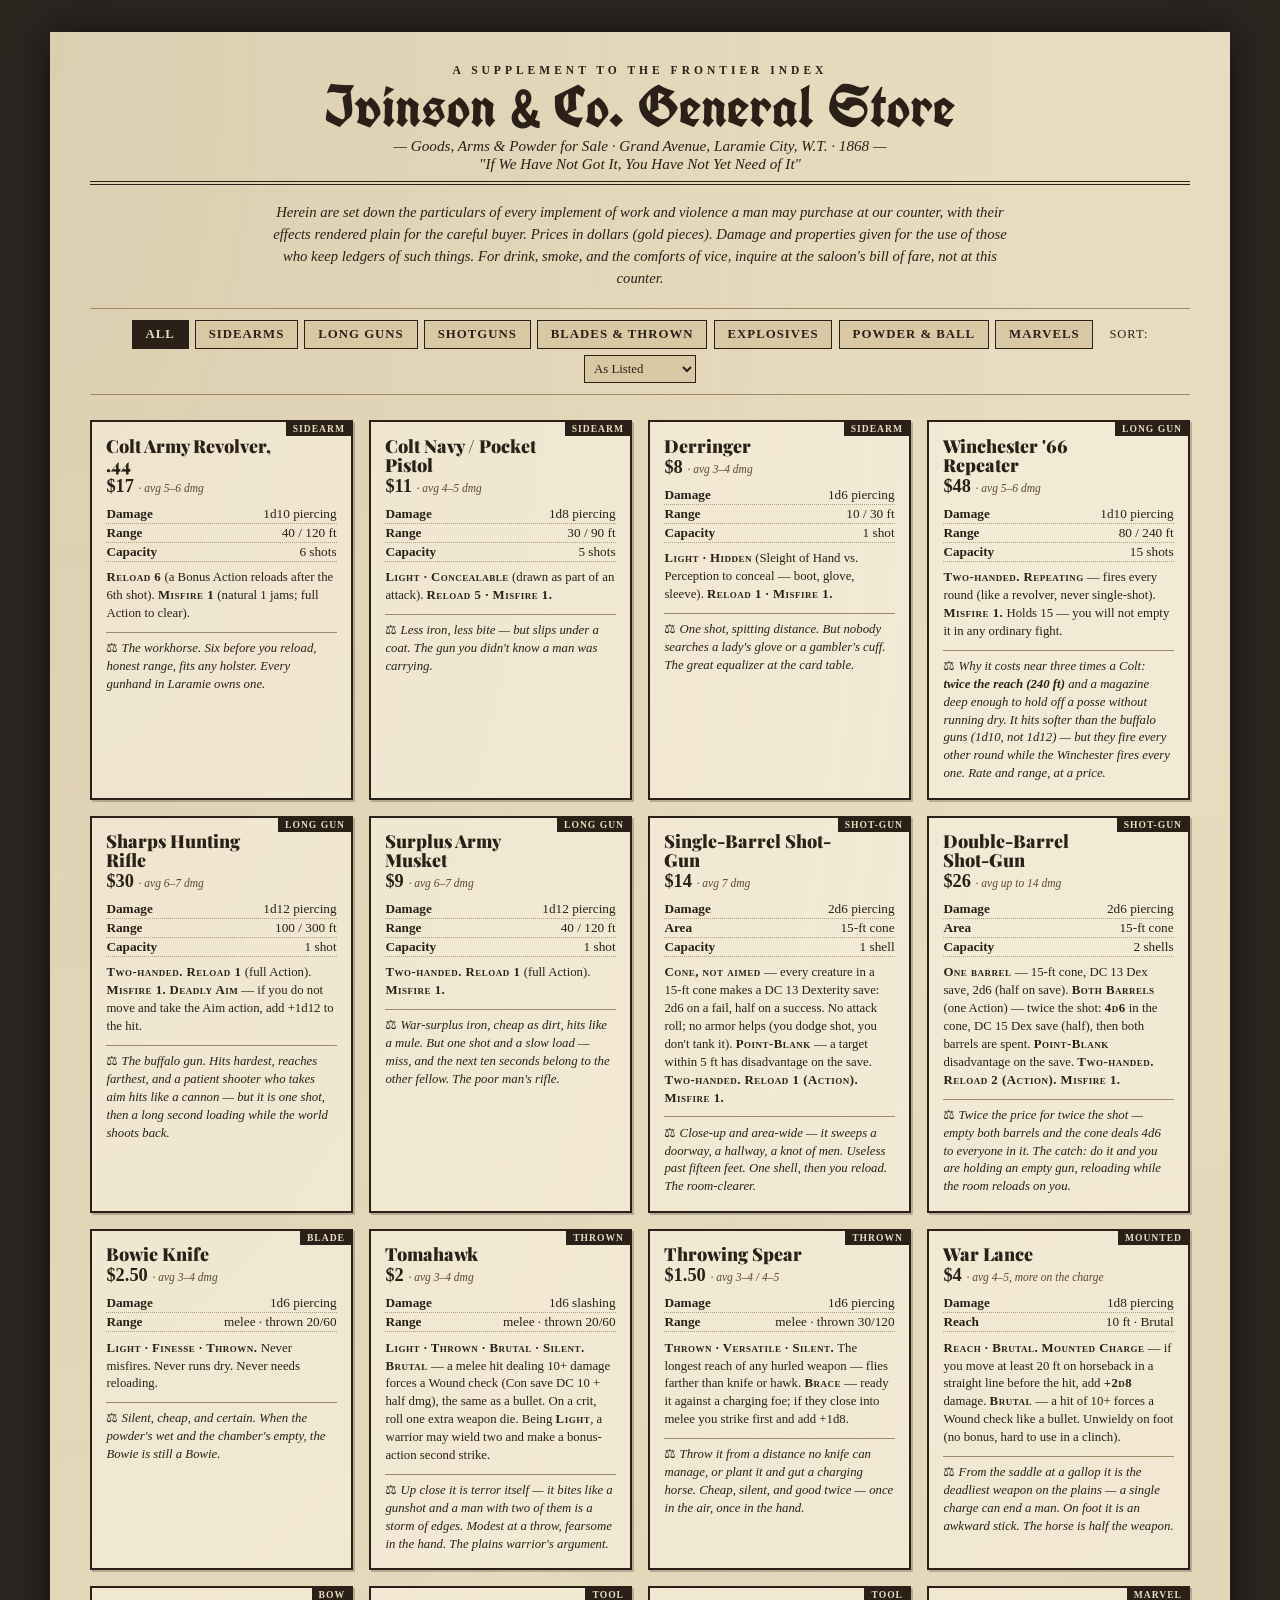
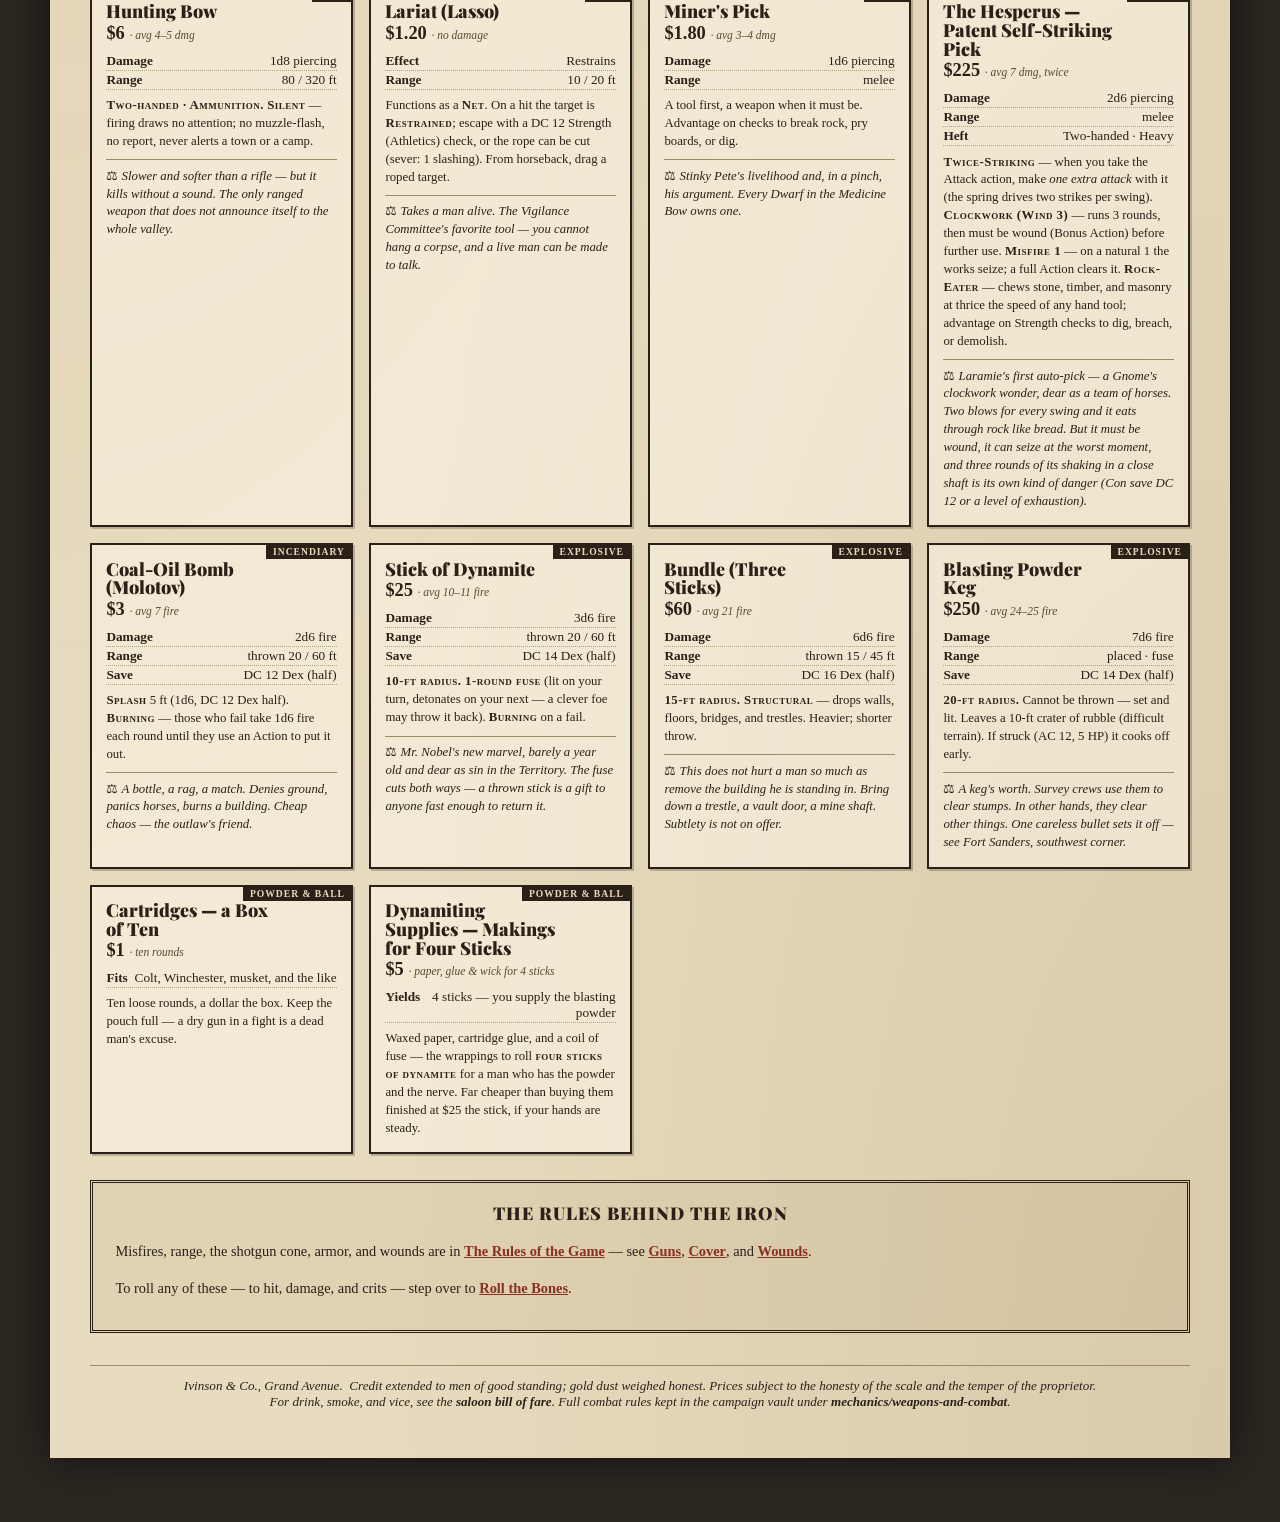
<file: quartermaster-insert.html>
<!DOCTYPE html>
<html lang="en">
<head>
<meta charset="UTF-8">
<meta name="viewport" content="width=device-width, initial-scale=1.0">
<title>The Quartermaster's Insert — Arms, Powder &amp; Vice</title>
<style>
  @import url('https://fonts.googleapis.com/css2?family=UnifrakturCook:wght@700&family=Old+Standard+TT:ital,wght@0,400;0,700;1,400&family=Playfair+Display:ital,wght@0,700;0,900&display=swap');

  * { box-sizing: border-box; }
  body {
    margin: 0; padding: 2rem 1rem 4rem;
    background: #2b2620;
    font-family: 'Old Standard TT', serif;
    color: #2a2018;
  }
  .sheet {
    max-width: 1180px; margin: 0 auto;
    background: #e8dcc0;
    background-image:
      radial-gradient(ellipse at top left, rgba(120,90,40,0.10), transparent 60%),
      radial-gradient(ellipse at bottom right, rgba(120,90,40,0.14), transparent 55%);
    padding: 2rem 2.5rem 3rem;
    box-shadow: 0 0 40px rgba(0,0,0,0.6);
  }

  .masthead { text-align: center; border-bottom: 4px double #2a2018; padding-bottom: 0.5rem; }
  .masthead .super { text-transform: uppercase; letter-spacing: 4px; font-size: 0.72rem; font-weight: 700; }
  .masthead h1 {
    font-family: 'UnifrakturCook', serif; font-size: 3.6rem; margin: 0.1rem 0; line-height: 1;
  }
  .masthead .motto { font-style: italic; font-size: 0.95rem; }
  .intro {
    text-align: center; font-size: 0.92rem; max-width: 740px; margin: 1rem auto 0.5rem;
    font-style: italic; line-height: 1.5;
  }

  /* Controls */
  .controls {
    display: flex; flex-wrap: wrap; gap: 0.4rem; justify-content: center;
    align-items: center; margin: 1.2rem 0 1.6rem;
    border-top: 1px solid #9a8a68; border-bottom: 1px solid #9a8a68; padding: 0.7rem 0;
  }
  .controls button {
    font-family: 'Old Standard TT', serif; font-size: 0.8rem; text-transform: uppercase;
    letter-spacing: 1px; padding: 0.35rem 0.8rem; cursor: pointer;
    background: #d8c8a4; border: 1.5px solid #2a2018; color: #2a2018; font-weight: 700;
  }
  .controls button.active { background: #2a2018; color: #e8dcc0; }
  .controls .sortlbl { font-size: 0.78rem; text-transform: uppercase; letter-spacing: 1px; margin-left: 0.6rem; }
  .controls select {
    font-family: 'Old Standard TT', serif; font-size: 0.8rem; padding: 0.3rem; border: 1.5px solid #2a2018;
    background: #d8c8a4; color: #2a2018;
  }

  /* Section headers */
  .secthead {
    font-family: 'Playfair Display', serif; font-weight: 900; font-size: 1.5rem;
    text-transform: uppercase; letter-spacing: 1px; text-align: center;
    margin: 2rem 0 0.2rem; border-bottom: 2px solid #2a2018; padding-bottom: 0.3rem;
  }
  .secthead .sub { display:block; font-family:'Old Standard TT',serif; font-style:italic; font-weight:400; font-size:0.85rem; text-transform:none; letter-spacing:0; }

  /* Card grid */
  .grid {
    display: grid; grid-template-columns: repeat(auto-fill, minmax(255px, 1fr));
    gap: 1rem; margin-top: 1rem;
  }
  .card {
    border: 2px solid #2a2018; background: rgba(255,250,235,0.5);
    padding: 0.8rem 0.9rem 0.9rem; display: flex; flex-direction: column;
    position: relative; box-shadow: 2px 2px 0 rgba(42,32,24,0.25);
  }
  .card .cat-tag {
    position: absolute; top: -1px; right: -1px; font-size: 0.6rem; text-transform: uppercase;
    letter-spacing: 1px; background: #2a2018; color: #e8dcc0; padding: 2px 7px; font-weight: 700;
  }
  .card h3 {
    font-family: 'Playfair Display', serif; font-weight: 900; font-size: 1.12rem;
    margin: 0.1rem 0 0.1rem; line-height: 1.05; padding-right: 3.5rem;
  }
  .card .price { font-size: 1.15rem; font-weight: 700; margin-bottom: 0.5rem; }
  .card .price .av { font-size: 0.72rem; font-weight: 400; font-style: italic; color: #5a4a32; }

  .statline { display: flex; justify-content: space-between; font-size: 0.83rem; padding: 1px 0; border-bottom: 1px dotted #b0a080; }
  .statline .k { font-weight: 700; }
  .statline .v { text-align: right; }
  .props { font-size: 0.8rem; margin: 0.45rem 0 0; line-height: 1.4; }
  .props b { font-variant: small-caps; letter-spacing: 0.5px; }
  .tradeoff {
    font-size: 0.8rem; font-style: italic; margin-top: 0.55rem; padding-top: 0.45rem;
    border-top: 1px solid #9a8a68; line-height: 1.4;
  }
  .tradeoff::before { content: "⚖ "; font-style: normal; }

  /* Boon/Bane for drinks */
  .boon, .bane { font-size: 0.8rem; line-height: 1.4; margin: 0.3rem 0; }
  .boon b { color: #2e5a2a; font-variant: small-caps; letter-spacing: 0.5px; }
  .bane b { color: #883022; font-variant: small-caps; letter-spacing: 0.5px; }

  .rulebox {
    border: 3px double #2a2018; padding: 1rem 1.4rem; margin: 1.6rem 0;
    background: rgba(160,130,70,0.10); font-size: 0.9rem; line-height: 1.55;
  }
  .rulebox h4 {
    font-family: 'Playfair Display', serif; font-weight: 900; text-transform: uppercase;
    letter-spacing: 1px; margin: 0 0 0.5rem; font-size: 1.1rem; text-align: center;
  }
  .rulebox table { width: 100%; border-collapse: collapse; font-size: 0.85rem; margin-top: 0.5rem; }
  .rulebox td, .rulebox th { padding: 3px 6px; border-bottom: 1px solid #b0a080; text-align: left; }
  .rulebox th { border-bottom: 1.5px solid #2a2018; text-transform: uppercase; font-size: 0.74rem; letter-spacing: 1px; }
  .rulebox a { color: #883022; font-weight: bold; text-decoration: underline; }
  .rulebox a:hover { color: #6e1f16; }
  .footnote { text-align:center; font-style:italic; font-size:0.82rem; margin-top:2rem; border-top:1px solid #9a8a68; padding-top:0.8rem; }
  .hidden { display: none !important; }
</style>
</head>
<body>
<div class="sheet">

  <div class="masthead">
    <div class="super">A Supplement to The Frontier Index</div>
    <h1>Ivinson &amp; Co. General Store</h1>
    <div class="motto">— Goods, Arms &amp; Powder for Sale · Grand Avenue, Laramie City, W.T. · 1868 —<br>"If We Have Not Got It, You Have Not Yet Need of It"</div>
  </div>

  <p class="intro">Herein are set down the particulars of every implement of work and violence a man may purchase at our counter, with their effects rendered plain for the careful buyer. Prices in dollars (gold pieces). Damage and properties given for the use of those who keep ledgers of such things. <i>For drink, smoke, and the comforts of vice, inquire at the saloon's bill of fare, not at this counter.</i></p>

  <div class="controls">
    <button data-filter="all" class="active">All</button>
    <button data-filter="sidearm">Sidearms</button>
    <button data-filter="longgun">Long Guns</button>
    <button data-filter="shotgun">Shotguns</button>
    <button data-filter="blade">Blades &amp; Thrown</button>
    <button data-filter="explosive">Explosives</button>
    <button data-filter="ammo">Powder &amp; Ball</button>
    <button data-filter="marvel">Marvels</button>
    <span class="sortlbl">Sort:</span>
    <select id="sort">
      <option value="default">As Listed</option>
      <option value="price-lo">Price ↑</option>
      <option value="price-hi">Price ↓</option>
      <option value="dmg-hi">Avg. Damage ↓</option>
    </select>
  </div>

  <div class="grid" id="grid">

    <!-- ===================== SIDEARMS ===================== -->
    <div class="card" data-cat="sidearm" data-price="17" data-dmg="5.5" data-weapon="colt-army">
      <span class="cat-tag">Sidearm</span>
      <h3>Colt Army Revolver, .44</h3>
      <div class="price"><span class="amt" data-price="goods.colt-army">$17</span> <span class="av">· avg 5–6 dmg</span></div>
      <div class="statline"><span class="k">Damage</span><span class="v" data-wf="dmg">1d10 piercing</span></div>
      <div class="statline"><span class="k">Range</span><span class="v">40 / 120 ft</span></div>
      <div class="statline"><span class="k">Capacity</span><span class="v">6 shots</span></div>
      <div class="props"><b>Reload 6</b> (a Bonus Action reloads after the 6th shot). <b>Misfire 1</b> (natural 1 jams; full Action to clear).</div>
      <div class="tradeoff">The workhorse. Six before you reload, honest range, fits any holster. Every gunhand in Laramie owns one.</div>
    </div>

    <div class="card" data-cat="sidearm" data-price="11" data-dmg="4.5" data-weapon="colt-navy">
      <span class="cat-tag">Sidearm</span>
      <h3>Colt Navy / Pocket Pistol</h3>
      <div class="price"><span class="amt" data-price="goods.colt-navy">$11</span> <span class="av">· avg 4–5 dmg</span></div>
      <div class="statline"><span class="k">Damage</span><span class="v" data-wf="dmg">1d8 piercing</span></div>
      <div class="statline"><span class="k">Range</span><span class="v">30 / 90 ft</span></div>
      <div class="statline"><span class="k">Capacity</span><span class="v">5 shots</span></div>
      <div class="props"><b>Light · Concealable</b> (drawn as part of an attack). <b>Reload 5 · Misfire 1.</b></div>
      <div class="tradeoff">Less iron, less bite — but slips under a coat. The gun you didn't know a man was carrying.</div>
    </div>

    <div class="card" data-cat="sidearm" data-price="8" data-dmg="3.5" data-weapon="derringer">
      <span class="cat-tag">Sidearm</span>
      <h3>Derringer</h3>
      <div class="price"><span class="amt" data-price="goods.derringer">$8</span> <span class="av">· avg 3–4 dmg</span></div>
      <div class="statline"><span class="k">Damage</span><span class="v" data-wf="dmg">1d6 piercing</span></div>
      <div class="statline"><span class="k">Range</span><span class="v">10 / 30 ft</span></div>
      <div class="statline"><span class="k">Capacity</span><span class="v">1 shot</span></div>
      <div class="props"><b>Light · Hidden</b> (Sleight of Hand vs. Perception to conceal — boot, glove, sleeve). <b>Reload 1 · Misfire 1.</b></div>
      <div class="tradeoff">One shot, spitting distance. But nobody searches a lady's glove or a gambler's cuff. The great equalizer at the card table.</div>
    </div>

    <!-- ===================== LONG GUNS ===================== -->
    <div class="card" data-cat="longgun" data-price="48" data-dmg="5.5" data-weapon="winchester">
      <span class="cat-tag">Long Gun</span>
      <h3>Winchester '66 Repeater</h3>
      <div class="price"><span class="amt" data-price="goods.winchester">$48</span> <span class="av">· avg 5–6 dmg</span></div>
      <div class="statline"><span class="k">Damage</span><span class="v" data-wf="dmg">1d10 piercing</span></div>
      <div class="statline"><span class="k">Range</span><span class="v">80 / 240 ft</span></div>
      <div class="statline"><span class="k">Capacity</span><span class="v">15 shots</span></div>
      <div class="props"><b>Two-handed. Repeating</b> — fires every round (like a revolver, never single-shot). <b>Misfire 1.</b> Holds 15 — you will not empty it in any ordinary fight.</div>
      <div class="tradeoff">Why it costs near three times a Colt: <b>twice the reach (240 ft)</b> and a magazine deep enough to hold off a posse without running dry. It hits softer than the buffalo guns (1d10, not 1d12) — but they fire every <i>other</i> round while the Winchester fires every one. Rate and range, at a price.</div>
    </div>

    <div class="card" data-cat="longgun" data-price="30" data-dmg="6.5" data-weapon="sharps">
      <span class="cat-tag">Long Gun</span>
      <h3>Sharps Hunting Rifle</h3>
      <div class="price"><span class="amt" data-price="goods.sharps">$30</span> <span class="av">· avg 6–7 dmg</span></div>
      <div class="statline"><span class="k">Damage</span><span class="v" data-wf="dmg">1d12 piercing</span></div>
      <div class="statline"><span class="k">Range</span><span class="v">100 / 300 ft</span></div>
      <div class="statline"><span class="k">Capacity</span><span class="v">1 shot</span></div>
      <div class="props"><b>Two-handed. Reload 1</b> (full Action). <b>Misfire 1.</b> <b>Deadly Aim</b> — if you do not move and take the Aim action, add +1d12 to the hit.</div>
      <div class="tradeoff">The buffalo gun. Hits hardest, reaches farthest, and a patient shooter who takes aim hits like a cannon — but it is one shot, then a long second loading while the world shoots back.</div>
    </div>

    <div class="card" data-cat="longgun" data-price="9" data-dmg="6.5" data-weapon="musket">
      <span class="cat-tag">Long Gun</span>
      <h3>Surplus Army Musket</h3>
      <div class="price"><span class="amt" data-price="goods.musket">$9</span> <span class="av">· avg 6–7 dmg</span></div>
      <div class="statline"><span class="k">Damage</span><span class="v" data-wf="dmg">1d12 piercing</span></div>
      <div class="statline"><span class="k">Range</span><span class="v">40 / 120 ft</span></div>
      <div class="statline"><span class="k">Capacity</span><span class="v">1 shot</span></div>
      <div class="props"><b>Two-handed. Reload 1</b> (full Action). <b>Misfire 1.</b></div>
      <div class="tradeoff">War-surplus iron, cheap as dirt, hits like a mule. But one shot and a slow load — miss, and the next ten seconds belong to the other fellow. The poor man's rifle.</div>
    </div>

    <!-- ===================== SHOTGUNS ===================== -->
    <div class="card" data-cat="shotgun" data-price="14" data-dmg="7" data-weapon="shotgun-single">
      <span class="cat-tag">Shot-Gun</span>
      <h3>Single-Barrel Shot-Gun</h3>
      <div class="price"><span class="amt" data-price="goods.shotgun-single">$14</span> <span class="av">· avg 7 dmg</span></div>
      <div class="statline"><span class="k">Damage</span><span class="v" data-wf="dmg">2d6 piercing</span></div>
      <div class="statline"><span class="k">Area</span><span class="v">15-ft cone</span></div>
      <div class="statline"><span class="k">Capacity</span><span class="v">1 shell</span></div>
      <div class="props"><b>Cone, not aimed</b> — every creature in a 15-ft cone makes a DC 13 Dexterity save: 2d6 on a fail, half on a success. No attack roll; no armor helps (you dodge shot, you don't tank it). <b>Point-Blank</b> — a target within 5 ft has disadvantage on the save. <b>Two-handed. Reload 1 (Action). Misfire 1.</b></div>
      <div class="tradeoff">Close-up and area-wide — it sweeps a doorway, a hallway, a knot of men. Useless past fifteen feet. One shell, then you reload. The room-clearer.</div>
    </div>

    <div class="card" data-cat="shotgun" data-price="26" data-dmg="14" data-weapon="shotgun-double">
      <span class="cat-tag">Shot-Gun</span>
      <h3>Double-Barrel Shot-Gun</h3>
      <div class="price"><span class="amt" data-price="goods.shotgun-double">$26</span> <span class="av">· avg up to 14 dmg</span></div>
      <div class="statline"><span class="k">Damage</span><span class="v" data-wf="dmg">2d6 / barrel</span></div>
      <div class="statline"><span class="k">Area</span><span class="v">15-ft cone</span></div>
      <div class="statline"><span class="k">Capacity</span><span class="v">2 shells</span></div>
      <div class="props"><b>One barrel</b> — 15-ft cone, DC 13 Dex save, 2d6 (half on save). <b>Both Barrels</b> (one Action) — twice the shot: <b>4d6</b> in the cone, DC 15 Dex save (half), then both barrels are spent. <b>Point-Blank</b> disadvantage on the save. <b>Two-handed. Reload 2 (Action). Misfire 1.</b></div>
      <div class="tradeoff">Twice the price for twice the shot — empty both barrels and the cone deals 4d6 to everyone in it. The catch: do it and you are holding an empty gun, reloading while the room reloads on you.</div>
    </div>

    <!-- ===================== BLADES & THROWN ===================== -->
    <div class="card" data-cat="blade" data-price="2.5" data-dmg="3.5" data-weapon="bowie">
      <span class="cat-tag">Blade</span>
      <h3>Bowie Knife</h3>
      <div class="price"><span class="amt" data-price="goods.bowie">$2.50</span> <span class="av">· avg 3–4 dmg</span></div>
      <div class="statline"><span class="k">Damage</span><span class="v" data-wf="dmg">1d6 piercing</span></div>
      <div class="statline"><span class="k">Range</span><span class="v">melee · thrown 20/60</span></div>
      <div class="props"><b>Light · Finesse · Thrown.</b> Never misfires. Never runs dry. Never needs reloading.</div>
      <div class="tradeoff">Silent, cheap, and certain. When the powder's wet and the chamber's empty, the Bowie is still a Bowie.</div>
    </div>

    <div class="card" data-cat="blade" data-price="2" data-dmg="3.5" data-weapon="tomahawk">
      <span class="cat-tag">Thrown</span>
      <h3>Tomahawk</h3>
      <div class="price"><span class="amt" data-price="goods.tomahawk">$2</span> <span class="av">· avg 3–4 dmg</span></div>
      <div class="statline"><span class="k">Damage</span><span class="v" data-wf="dmg">1d6 slashing</span></div>
      <div class="statline"><span class="k">Range</span><span class="v">melee · thrown 20/60</span></div>
      <div class="props"><b>Light · Thrown · Brutal · Silent.</b> <b>Brutal</b> — a melee hit dealing 10+ damage forces a Wound check (Con save DC 10 + half dmg), the same as a bullet. On a crit, roll one extra weapon die. Being <b>Light</b>, a warrior may wield two and make a bonus-action second strike.</div>
      <div class="tradeoff">Up close it is terror itself — it bites like a gunshot and a man with two of them is a storm of edges. Modest at a throw, fearsome in the hand. The plains warrior's argument.</div>
    </div>

    <div class="card" data-cat="blade" data-price="1.5" data-dmg="3.5" data-weapon="throwing-spear">
      <span class="cat-tag">Thrown</span>
      <h3>Throwing Spear</h3>
      <div class="price"><span class="amt" data-price="goods.throwing-spear">$1.50</span> <span class="av">· avg 3–4 / 4–5</span></div>
      <div class="statline"><span class="k">Damage</span><span class="v" data-wf="dmg">1d6 (1d8 two-handed melee)</span></div>
      <div class="statline"><span class="k">Range</span><span class="v">melee · thrown 30/120</span></div>
      <div class="props"><b>Thrown · Versatile · Silent.</b> The longest reach of any hurled weapon — flies farther than knife or hawk. <b>Brace</b> — ready it against a charging foe; if they close into melee you strike first and add +1d8.</div>
      <div class="tradeoff">Throw it from a distance no knife can manage, or plant it and gut a charging horse. Cheap, silent, and good twice — once in the air, once in the hand.</div>
    </div>

    <div class="card" data-cat="blade" data-price="4" data-dmg="4.5" data-weapon="war-lance">
      <span class="cat-tag">Mounted</span>
      <h3>War Lance</h3>
      <div class="price"><span class="amt" data-price="goods.war-lance">$4</span> <span class="av">· avg 4–5, more on the charge</span></div>
      <div class="statline"><span class="k">Damage</span><span class="v" data-wf="dmg">1d8 piercing</span></div>
      <div class="statline"><span class="k">Reach</span><span class="v">10 ft · Brutal</span></div>
      <div class="props"><b>Reach · Brutal.</b> <b>Mounted Charge</b> — if you move at least 20 ft on horseback in a straight line before the hit, add <b>+2d8</b> damage. <b>Brutal</b> — a hit of 10+ forces a Wound check like a bullet. Unwieldy on foot (no bonus, hard to use in a clinch).</div>
      <div class="tradeoff">From the saddle at a gallop it is the deadliest weapon on the plains — a single charge can end a man. On foot it is an awkward stick. The horse is half the weapon.</div>
    </div>

    <div class="card" data-cat="blade" data-price="6" data-dmg="4.5" data-weapon="hunting-bow">
      <span class="cat-tag">Bow</span>
      <h3>Hunting Bow</h3>
      <div class="price"><span class="amt" data-price="goods.hunting-bow">$6</span> <span class="av">· avg 4–5 dmg</span></div>
      <div class="statline"><span class="k">Damage</span><span class="v" data-wf="dmg">1d8 piercing</span></div>
      <div class="statline"><span class="k">Range</span><span class="v">80 / 320 ft</span></div>
      <div class="props"><b>Two-handed · Ammunition.</b> <b>Silent</b> — firing draws no attention; no muzzle-flash, no report, never alerts a town or a camp.</div>
      <div class="tradeoff">Slower and softer than a rifle — but it kills without a sound. The only ranged weapon that does not announce itself to the whole valley.</div>
    </div>

    <div class="card" data-cat="blade" data-price="1.2" data-dmg="0" data-weapon="lasso">
      <span class="cat-tag">Tool</span>
      <h3>Lariat (Lasso)</h3>
      <div class="price"><span class="amt" data-price="goods.lasso">$1.20</span> <span class="av">· no damage</span></div>
      <div class="statline"><span class="k">Effect</span><span class="v">Restrains</span></div>
      <div class="statline"><span class="k">Range</span><span class="v">10 / 20 ft</span></div>
      <div class="props">Functions as a <b>Net</b>. On a hit the target is <b>Restrained</b>; escape with a DC 12 Strength (Athletics) check, or the rope can be cut (sever: 1 slashing). From horseback, drag a roped target.</div>
      <div class="tradeoff">Takes a man alive. The Vigilance Committee's favorite tool — you cannot hang a corpse, and a live man can be made to talk.</div>
    </div>

    <div class="card" data-cat="blade" data-price="1.8" data-dmg="3.5" data-weapon="miners-pick">
      <span class="cat-tag">Tool</span>
      <h3>Miner's Pick</h3>
      <div class="price"><span class="amt" data-price="goods.miners-pick">$1.80</span> <span class="av">· avg 3–4 dmg</span></div>
      <div class="statline"><span class="k">Damage</span><span class="v" data-wf="dmg">1d6 piercing</span></div>
      <div class="statline"><span class="k">Range</span><span class="v">melee</span></div>
      <div class="props">A tool first, a weapon when it must be. Advantage on checks to break rock, pry boards, or dig.</div>
      <div class="tradeoff">Stinky Pete's livelihood and, in a pinch, his argument. Every Dwarf in the Medicine Bow owns one.</div>
    </div>

    <!-- ===================== MARVELS ===================== -->
    <div class="card" data-cat="marvel" data-price="225" data-dmg="7" data-weapon="hesperus">
      <span class="cat-tag">Marvel</span>
      <h3>The Hesperus — Patent Self-Striking Pick</h3>
      <div class="price"><span class="amt" data-price="goods.hesperus">$225</span> <span class="av">· avg 7 dmg, twice</span></div>
      <div class="statline"><span class="k">Damage</span><span class="v" data-wf="dmg">2d6 piercing</span></div>
      <div class="statline"><span class="k">Range</span><span class="v">melee</span></div>
      <div class="statline"><span class="k">Heft</span><span class="v">Two-handed · Heavy</span></div>
      <div class="props"><b>Twice-Striking</b> — when you take the Attack action, make <i>one extra attack</i> with it (the spring drives two strikes per swing). <b>Clockwork (Wind 3)</b> — runs 3 rounds, then must be wound (Bonus Action) before further use. <b>Misfire 1</b> — on a natural 1 the works seize; a full Action clears it. <b>Rock-Eater</b> — chews stone, timber, and masonry at thrice the speed of any hand tool; advantage on Strength checks to dig, breach, or demolish.</div>
      <div class="tradeoff">Laramie's first auto-pick — a Gnome's clockwork wonder, dear as a team of horses. Two blows for every swing and it eats through rock like bread. But it must be wound, it can seize at the worst moment, and three rounds of its shaking in a close shaft is its own kind of danger (Con save DC 12 or a level of exhaustion).</div>
    </div>

    <!-- ===================== EXPLOSIVES ===================== -->
    <div class="card" data-cat="explosive" data-price="3" data-dmg="7" data-weapon="molotov">
      <span class="cat-tag">Incendiary</span>
      <h3>Coal-Oil Bomb (Molotov)</h3>
      <div class="price"><span class="amt" data-price="goods.molotov">$3</span> <span class="av">· avg 7 fire</span></div>
      <div class="statline"><span class="k">Damage</span><span class="v" data-wf="dmg">2d6 fire</span></div>
      <div class="statline"><span class="k">Range</span><span class="v">thrown 20 / 60 ft</span></div>
      <div class="statline"><span class="k">Save</span><span class="v">DC 12 Dex (half)</span></div>
      <div class="props"><b>Splash</b> 5 ft (1d6, DC 12 Dex half). <b>Burning</b> — those who fail take 1d6 fire each round until they use an Action to put it out.</div>
      <div class="tradeoff">A bottle, a rag, a match. Denies ground, panics horses, burns a building. Cheap chaos — the outlaw's friend.</div>
    </div>

    <div class="card" data-cat="explosive" data-price="25" data-dmg="10.5" data-weapon="dynamite-stick">
      <span class="cat-tag">Explosive</span>
      <h3>Stick of Dynamite</h3>
      <div class="price"><span class="amt" data-price="goods.dynamite-stick">$25</span> <span class="av">· avg 10–11 fire</span></div>
      <div class="statline"><span class="k">Damage</span><span class="v" data-wf="dmg">3d6 fire</span></div>
      <div class="statline"><span class="k">Range</span><span class="v">thrown 20 / 60 ft</span></div>
      <div class="statline"><span class="k">Save</span><span class="v">DC 14 Dex (half)</span></div>
      <div class="props"><b>10-ft radius. 1-round fuse</b> (lit on your turn, detonates on your next — a clever foe may throw it back). <b>Burning</b> on a fail.</div>
      <div class="tradeoff">Mr. Nobel's new marvel, barely a year old and dear as sin in the Territory. The fuse cuts both ways — a thrown stick is a gift to anyone fast enough to return it.</div>
    </div>

    <div class="card" data-cat="explosive" data-price="60" data-dmg="21" data-weapon="dynamite-bundle">
      <span class="cat-tag">Explosive</span>
      <h3>Bundle (Three Sticks)</h3>
      <div class="price"><span class="amt" data-price="goods.dynamite-bundle">$60</span> <span class="av">· avg 21 fire</span></div>
      <div class="statline"><span class="k">Damage</span><span class="v" data-wf="dmg">6d6 fire</span></div>
      <div class="statline"><span class="k">Range</span><span class="v">thrown 15 / 45 ft</span></div>
      <div class="statline"><span class="k">Save</span><span class="v">DC 16 Dex (half)</span></div>
      <div class="props"><b>15-ft radius. Structural</b> — drops walls, floors, bridges, and trestles. Heavier; shorter throw.</div>
      <div class="tradeoff">This does not hurt a man so much as remove the building he is standing in. Bring down a trestle, a vault door, a mine shaft. Subtlety is not on offer.</div>
    </div>

    <div class="card" data-cat="explosive" data-price="250" data-dmg="24.5" data-weapon="powder-keg">
      <span class="cat-tag">Explosive</span>
      <h3>Blasting Powder Keg</h3>
      <div class="price"><span class="amt" data-price="goods.powder-keg">$250</span> <span class="av">· avg 24–25 fire</span></div>
      <div class="statline"><span class="k">Damage</span><span class="v" data-wf="dmg">7d6 fire</span></div>
      <div class="statline"><span class="k">Range</span><span class="v">placed · fuse</span></div>
      <div class="statline"><span class="k">Save</span><span class="v">DC 14 Dex (half)</span></div>
      <div class="props"><b>20-ft radius.</b> Cannot be thrown — set and lit. Leaves a 10-ft crater of rubble (difficult terrain). If struck (AC 12, 5 HP) it cooks off early.</div>
      <div class="tradeoff">A keg's worth. Survey crews use them to clear stumps. In other hands, they clear other things. One careless bullet sets it off — see Fort Sanders, southwest corner.</div>
    </div>

    <!-- ===================== POWDER & BALL ===================== -->
    <div class="card" data-cat="ammo" data-price="1" data-dmg="0">
      <span class="cat-tag">Powder &amp; Ball</span>
      <h3>Cartridges — a Box of Ten</h3>
      <div class="price"><span class="amt" data-price="goods.bullets-10">$1</span> <span class="av">· ten rounds</span></div>
      <div class="statline"><span class="k">Fits</span><span class="v">Colt, Winchester, musket, and the like</span></div>
      <div class="props">Ten loose rounds, a dollar the box. Keep the pouch full — a dry gun in a fight is a dead man's excuse.</div>
    </div>

    <div class="card" data-cat="ammo" data-price="5" data-dmg="0">
      <span class="cat-tag">Powder &amp; Ball</span>
      <h3>Dynamiting Supplies — Makings for Four Sticks</h3>
      <div class="price"><span class="amt" data-price="goods.dynamite-supplies">$5</span> <span class="av">· paper, glue &amp; wick for 4 sticks</span></div>
      <div class="statline"><span class="k">Yields</span><span class="v">4 sticks — you supply the blasting powder</span></div>
      <div class="props">Waxed paper, cartridge glue, and a coil of fuse — the wrappings to roll <b>four sticks of dynamite</b> for a man who has the powder and the nerve. Far cheaper than buying them finished at $25 the stick, if your hands are steady.</div>
    </div>

  </div>

  <!-- ===================== RULES BOXES ===================== -->

  <div class="rulebox">
    <h4>The Rules Behind the Iron</h4>
    <p>Misfires, range, the shotgun cone, armor, and wounds are in <a href="rules.html">The Rules of the Game</a> — see <a href="rules.html#guns">Guns</a>, <a href="rules.html#cover">Cover</a>, and <a href="rules.html#wounds">Wounds</a>.</p>
    <p>To roll any of these — to hit, damage, and crits — step over to <a href="dice.html">Roll the Bones</a>.</p>
  </div>

  <div class="footnote">
    Ivinson &amp; Co., Grand Avenue. &nbsp;Credit extended to men of good standing; gold dust weighed honest. Prices subject to the honesty of the scale and the temper of the proprietor.<br>
    For drink, smoke, and vice, see the <b>saloon bill of fare</b>. Full combat rules kept in the campaign vault under <b>mechanics/weapons-and-combat</b>.
  </div>

</div>

<script>
  const grid = document.getElementById('grid');
  const cards = Array.from(grid.querySelectorAll('.card'));
  const buttons = document.querySelectorAll('.controls button');
  const sortSel = document.getElementById('sort');
  let currentFilter = 'all';

  function apply() {
    // filter
    cards.forEach(c => {
      const show = currentFilter === 'all' || c.dataset.cat === currentFilter;
      c.classList.toggle('hidden', !show);
    });
    // sort
    const v = sortSel.value;
    const visible = cards.filter(c => !c.classList.contains('hidden'));
    if (v !== 'default') {
      visible.sort((a, b) => {
        if (v === 'price-lo') return parseFloat(a.dataset.price) - parseFloat(b.dataset.price);
        if (v === 'price-hi') return parseFloat(b.dataset.price) - parseFloat(a.dataset.price);
        if (v === 'dmg-hi')  return parseFloat(b.dataset.dmg) - parseFloat(a.dataset.dmg);
        return 0;
      });
      visible.forEach(c => grid.appendChild(c));
    } else {
      cards.forEach(c => grid.appendChild(c));
      cards.forEach(c => {
        const show = currentFilter === 'all' || c.dataset.cat === currentFilter;
        c.classList.toggle('hidden', !show);
      });
    }
  }

  buttons.forEach(b => b.addEventListener('click', () => {
    buttons.forEach(x => x.classList.remove('active'));
    b.classList.add('active');
    currentFilter = b.dataset.filter;
    apply();
  }));
  sortSel.addEventListener('change', apply);
</script>
<script src="prices.js" defer></script>
<script src="weapons.js" defer></script>
</body>
</html>
</file>
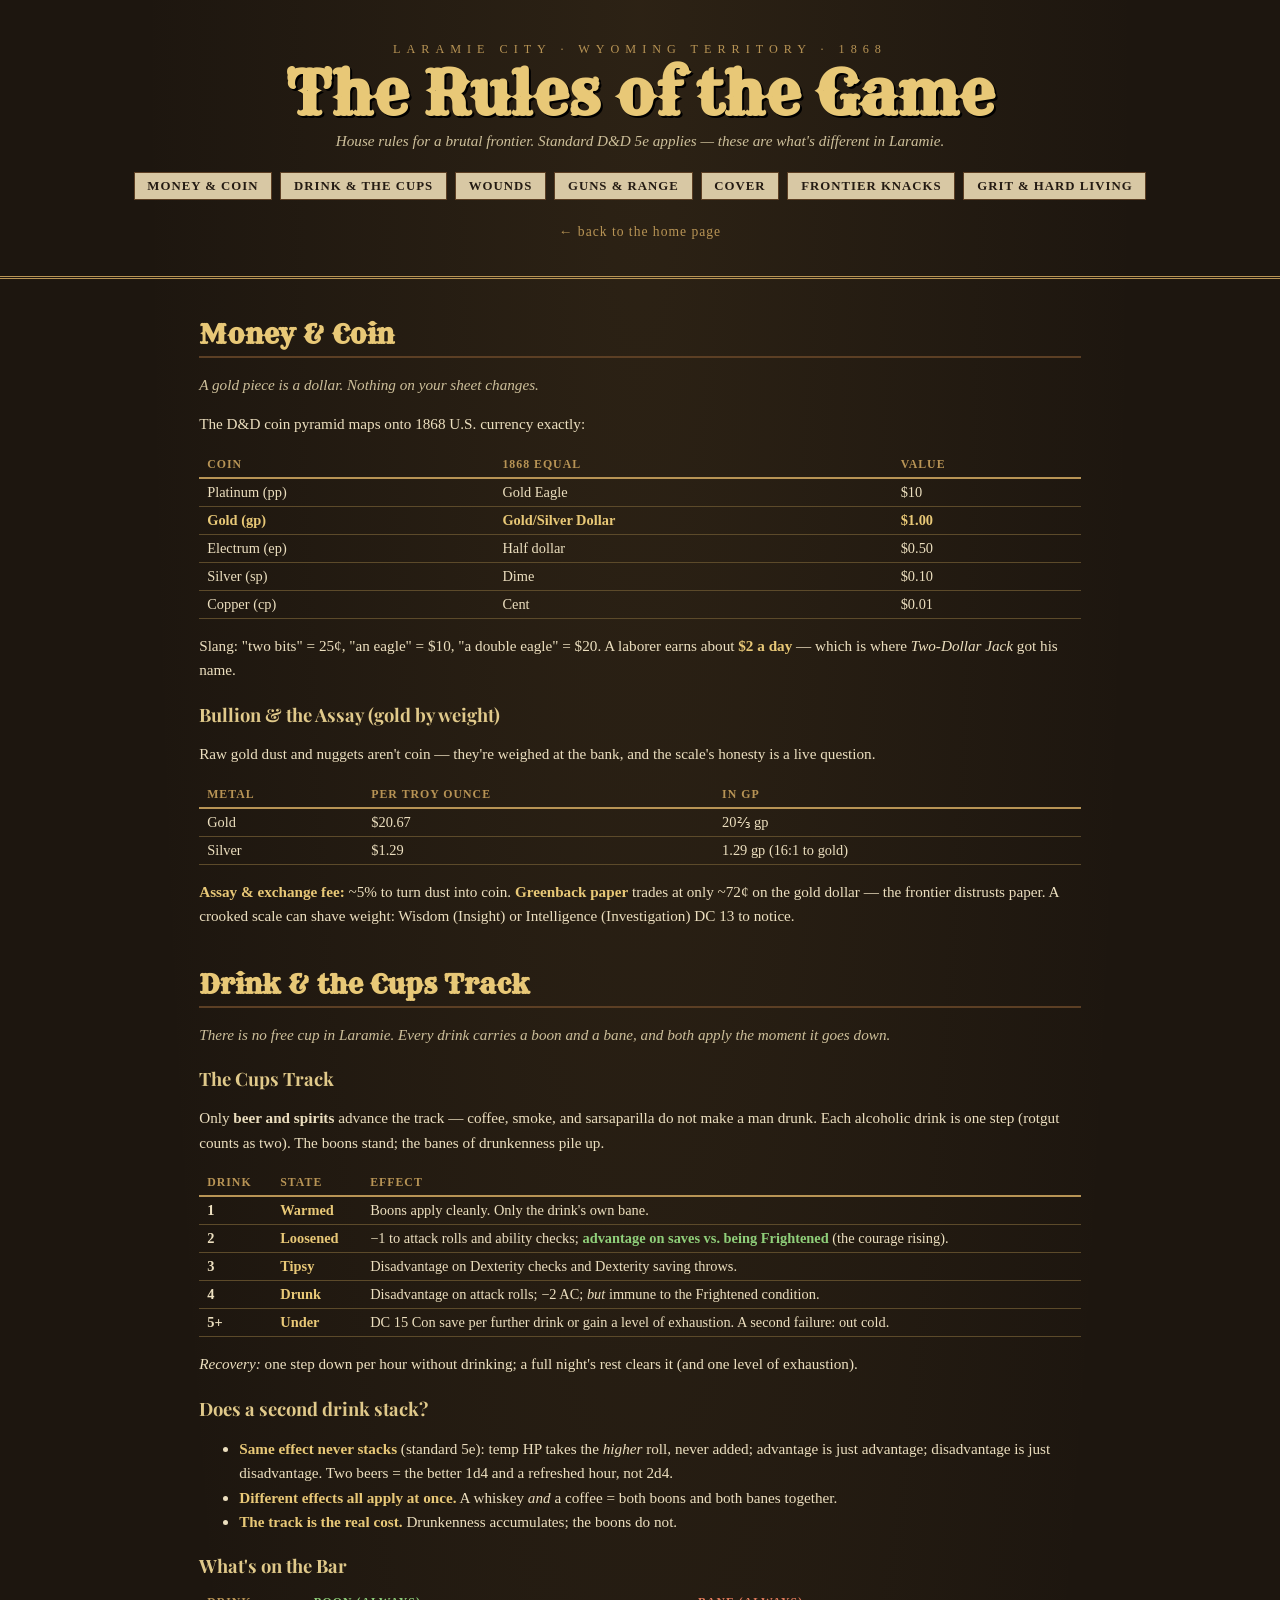
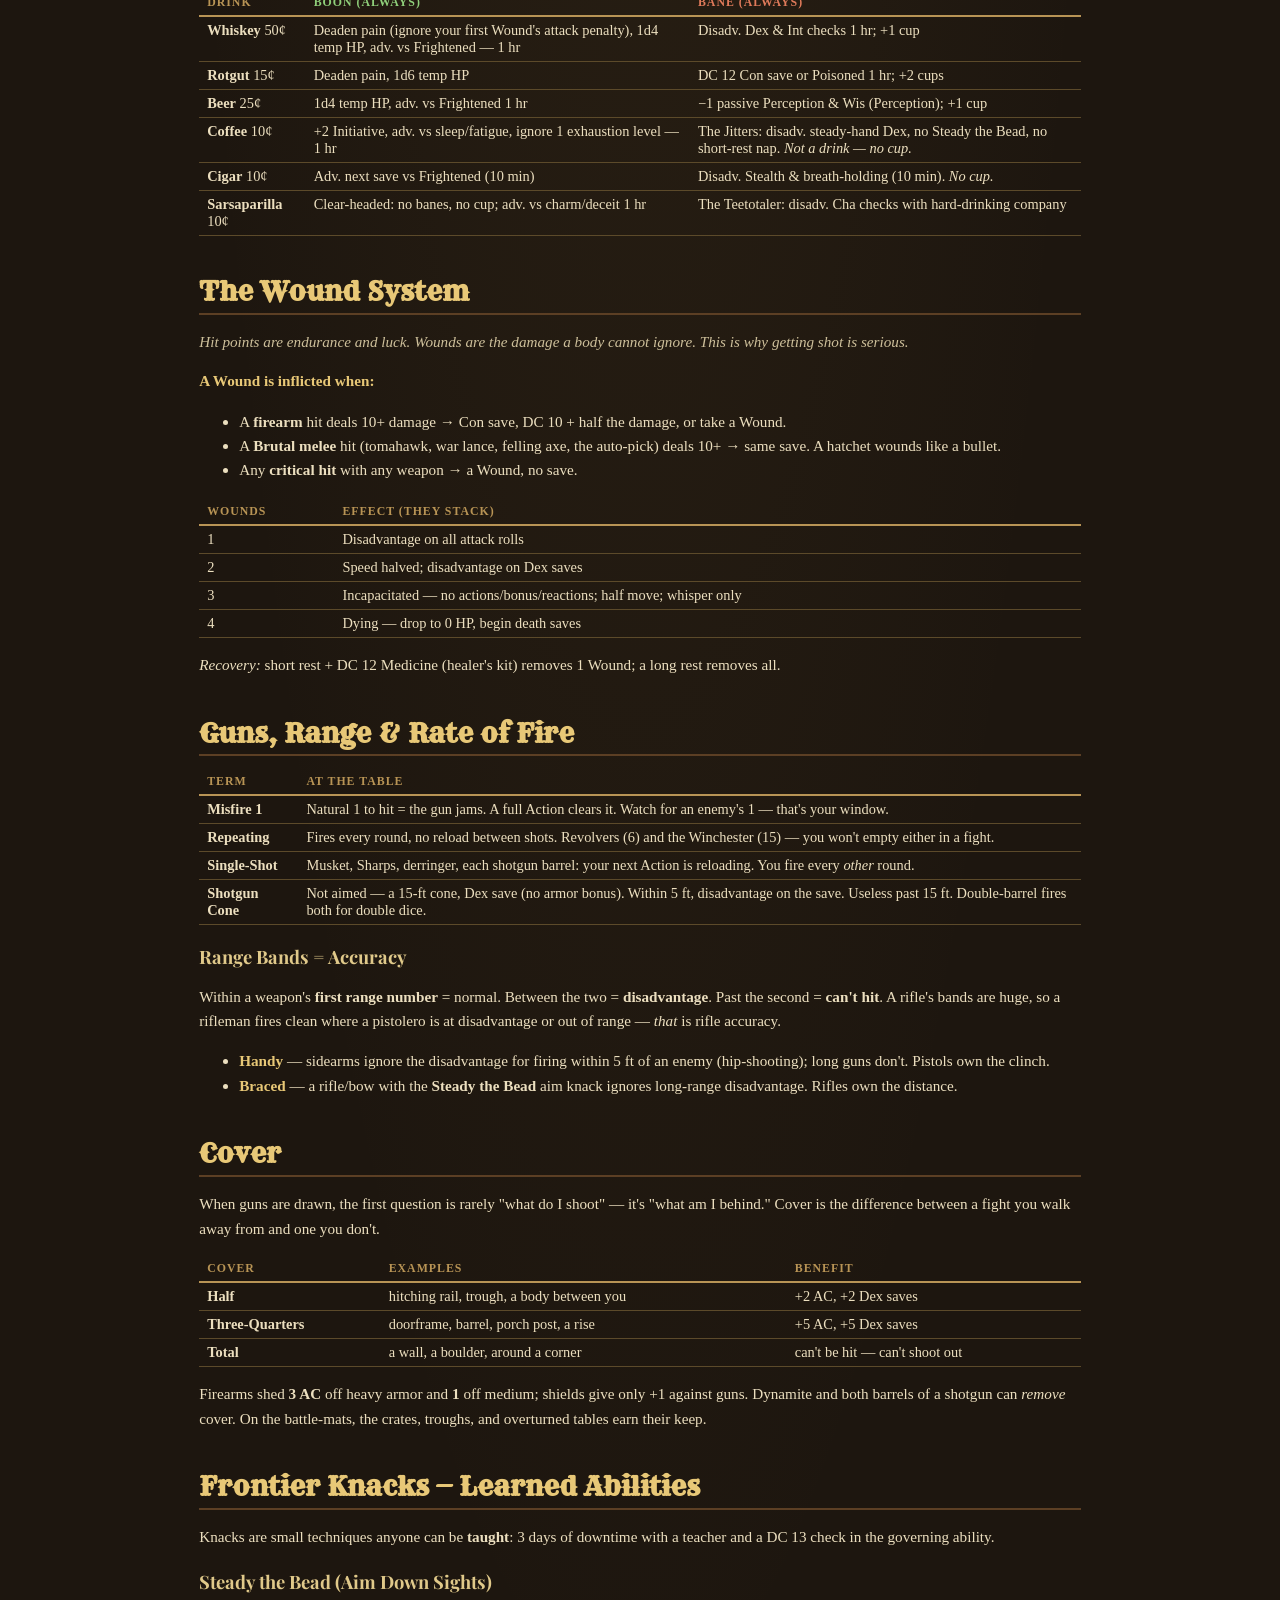
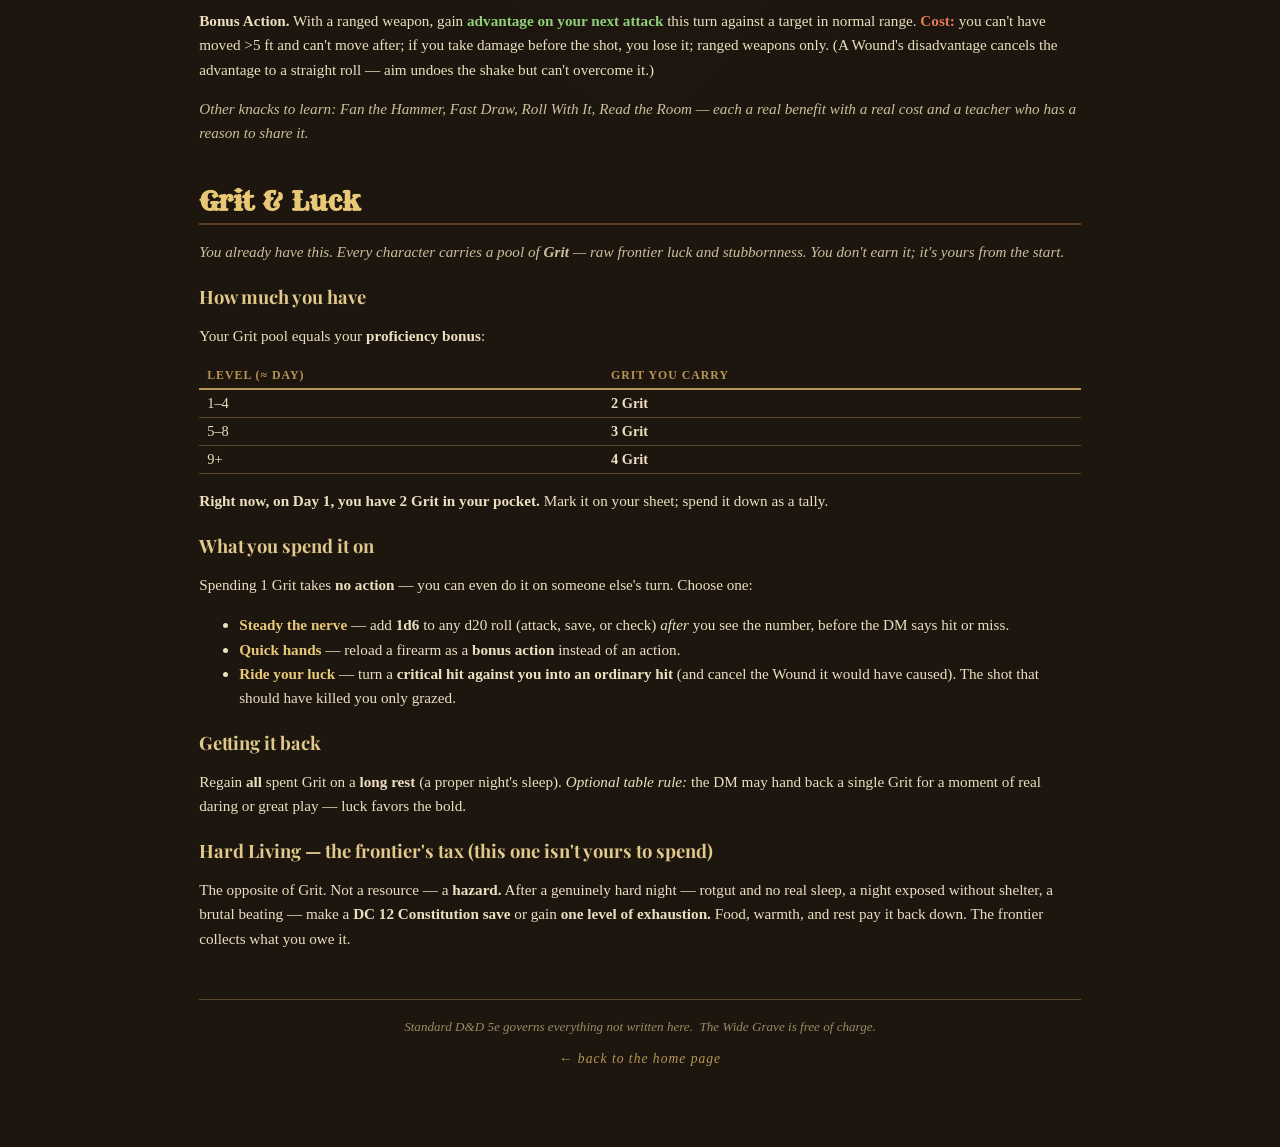
<file: rules.html>
<!DOCTYPE html>
<html lang="en">
<head>
<meta charset="UTF-8">
<meta name="viewport" content="width=device-width, initial-scale=1.0">
<title>The Rules of the Game — The Last Ten Days of Laramie</title>
<style>
  @import url('https://fonts.googleapis.com/css2?family=UnifrakturCook:wght@700&family=Old+Standard+TT:ital,wght@0,400;0,700;1,400&family=Playfair+Display:ital,wght@0,700;0,900&family=Rye&display=swap');
  * { box-sizing:border-box; }
  html { scroll-behavior:smooth; }
  body { margin:0; padding:0 0 4rem; background:#1d160f; color:#ecdfbf; font-family:'Old Standard TT',serif;
    background-image:radial-gradient(ellipse at 50% 0%, rgba(180,140,70,.10), transparent 55%); }
  .wrap { max-width:920px; margin:0 auto; padding:0 1.2rem; }
  header { text-align:center; padding:2.6rem 1rem 1.2rem; border-bottom:3px double #b89455; }
  header .super { text-transform:uppercase; letter-spacing:6px; font-size:.76rem; color:#b89455; }
  header h1 { font-family:'Rye','Playfair Display',serif; font-size:clamp(2.2rem,6vw,3.8rem); margin:.4rem 0 .1rem; color:#e8c877; text-shadow:2px 2px 0 #000; line-height:1; }
  header .motto { font-style:italic; color:#cdbf9a; font-size:.95rem; margin-top:.5rem; }
  nav.toc { display:flex; flex-wrap:wrap; gap:.5rem; justify-content:center; margin:1.4rem 0 .5rem; }
  nav.toc a { font-size:.8rem; text-transform:uppercase; letter-spacing:1px; color:#241b13; background:#d8c8a4; padding:.35rem .8rem; text-decoration:none; border:1.5px solid #5c3f24; font-weight:700; }
  nav.toc a:hover { background:#e8c877; }
  a.home { display:inline-block; margin:1rem 0; color:#b89455; text-decoration:none; font-size:.85rem; letter-spacing:1px; }
  a.home:hover { color:#e8c877; }

  section { margin:2.4rem 0; }
  h2 { font-family:'Rye','Playfair Display',serif; color:#e8c877; font-size:1.7rem; border-bottom:2px solid #5c3f24; padding-bottom:.3rem; margin-bottom:.8rem; }
  h3 { font-family:'Playfair Display',serif; color:#e0c98a; font-size:1.15rem; margin:1.2rem 0 .3rem; }
  p, li { line-height:1.6; font-size:.95rem; }
  .lead { font-style:italic; color:#cdbf9a; }
  table { width:100%; border-collapse:collapse; margin:.7rem 0; font-size:.9rem; }
  th, td { padding:5px 8px; border-bottom:1px solid #5c4a2a; text-align:left; vertical-align:top; }
  th { border-bottom:2px solid #b89455; text-transform:uppercase; font-size:.74rem; letter-spacing:1px; color:#b89455; }
  .box { border:2px solid #5c3f24; background:rgba(20,14,9,.5); padding:1rem 1.2rem; margin:1rem 0; }
  .box.warn { border-color:#e07a5a; }
  .k { color:#e8c877; font-weight:700; }
  .boon { color:#8fcf7a; font-weight:700; }
  .bane { color:#e07a5a; font-weight:700; }
  footer { text-align:center; margin-top:3rem; padding-top:1.2rem; border-top:1px solid #5c4a2a; font-style:italic; font-size:.82rem; color:#9a8a62; }
</style>
</head>
<body>
  <header>
    <div class="super">Laramie City · Wyoming Territory · 1868</div>
    <h1>The Rules of the Game</h1>
    <div class="motto">House rules for a brutal frontier. Standard D&amp;D 5e applies — these are what's different in Laramie.</div>
    <nav class="toc">
      <a href="#money">Money &amp; Coin</a>
      <a href="#drink">Drink &amp; the Cups</a>
      <a href="#wounds">Wounds</a>
      <a href="#guns">Guns &amp; Range</a>
      <a href="#cover">Cover</a>
      <a href="#knacks">Frontier Knacks</a>
      <a href="#grit">Grit &amp; Hard Living</a>
    </nav>
    <div style="text-align:center;"><a class="home" href="index.html">← back to the home page</a></div>
  </header>

  <div class="wrap">

    <!-- ===================== MONEY ===================== -->
    <section id="money">
      <h2>Money &amp; Coin</h2>
      <p class="lead">A gold piece is a dollar. Nothing on your sheet changes.</p>
      <p>The D&amp;D coin pyramid maps onto 1868 U.S. currency exactly:</p>
      <table>
        <tr><th>Coin</th><th>1868 equal</th><th>Value</th></tr>
        <tr><td>Platinum (pp)</td><td>Gold Eagle</td><td>$10</td></tr>
        <tr><td class="k">Gold (gp)</td><td class="k">Gold/Silver Dollar</td><td class="k">$1.00</td></tr>
        <tr><td>Electrum (ep)</td><td>Half dollar</td><td>$0.50</td></tr>
        <tr><td>Silver (sp)</td><td>Dime</td><td>$0.10</td></tr>
        <tr><td>Copper (cp)</td><td>Cent</td><td>$0.01</td></tr>
      </table>
      <p>Slang: "two bits" = 25¢, "an eagle" = $10, "a double eagle" = $20. A laborer earns about <span class="k">$2 a day</span> — which is where <i>Two-Dollar Jack</i> got his name.</p>
      <h3>Bullion &amp; the Assay (gold by weight)</h3>
      <p>Raw gold dust and nuggets aren't coin — they're weighed at the bank, and the scale's honesty is a live question.</p>
      <table>
        <tr><th>Metal</th><th>Per troy ounce</th><th>In gp</th></tr>
        <tr><td>Gold</td><td data-rate="exchange.gold-oz" data-fmt="dollar">$20.67</td><td>20⅔ gp</td></tr>
        <tr><td>Silver</td><td data-rate="exchange.silver-oz" data-fmt="dollar">$1.29</td><td>1.29 gp (16:1 to gold)</td></tr>
      </table>
      <p><span class="k">Assay &amp; exchange fee:</span> ~<span data-rate="exchange.assay-fee-pct" data-fmt="pct">5%</span> to turn dust into coin. <span class="k">Greenback paper</span> trades at only ~<span data-rate="exchange.greenback-per-dollar" data-fmt="cents">72¢</span> on the gold dollar — the frontier distrusts paper. A crooked scale can shave weight: Wisdom (Insight) or Intelligence (Investigation) DC 13 to notice.</p>
    </section>

    <!-- ===================== DRINK ===================== -->
    <section id="drink">
      <h2>Drink &amp; the Cups Track</h2>
      <p class="lead">There is no free cup in Laramie. Every drink carries a boon <i>and</i> a bane, and both apply the moment it goes down.</p>

      <h3>The Cups Track</h3>
      <p>Only <b>beer and spirits</b> advance the track — coffee, smoke, and sarsaparilla do not make a man drunk. Each alcoholic drink is one step (rotgut counts as two). The boons stand; the banes of drunkenness pile up.</p>
      <table>
        <tr><th>Drink</th><th>State</th><th>Effect</th></tr>
        <tr><td><b>1</b></td><td class="k">Warmed</td><td>Boons apply cleanly. Only the drink's own bane.</td></tr>
        <tr><td><b>2</b></td><td class="k">Loosened</td><td>−1 to attack rolls and ability checks; <span class="boon">advantage on saves vs. being Frightened</span> (the courage rising).</td></tr>
        <tr><td><b>3</b></td><td class="k">Tipsy</td><td>Disadvantage on Dexterity checks and Dexterity saving throws.</td></tr>
        <tr><td><b>4</b></td><td class="k">Drunk</td><td>Disadvantage on attack rolls; −2 AC; <i>but</i> immune to the Frightened condition.</td></tr>
        <tr><td><b>5+</b></td><td class="k">Under</td><td>DC 15 Con save per further drink or gain a level of exhaustion. A second failure: out cold.</td></tr>
      </table>
      <p><i>Recovery:</i> one step down per hour without drinking; a full night's rest clears it (and one level of exhaustion).</p>

      <h3>Does a second drink stack?</h3>
      <ul>
        <li><span class="k">Same effect never stacks</span> (standard 5e): temp HP takes the <i>higher</i> roll, never added; advantage is just advantage; disadvantage is just disadvantage. Two beers = the better 1d4 and a refreshed hour, not 2d4.</li>
        <li><span class="k">Different effects all apply at once.</span> A whiskey <i>and</i> a coffee = both boons and both banes together.</li>
        <li><span class="k">The track is the real cost.</span> Drunkenness accumulates; the boons do not.</li>
      </ul>

      <h3>What's on the Bar</h3>
      <table>
        <tr><th>Drink</th><th class="boon">Boon (always)</th><th class="bane">Bane (always)</th></tr>
        <tr><td><b>Whiskey</b> <span data-price="drinks.whiskey">50¢</span></td><td>Deaden pain (ignore your first Wound's attack penalty), 1d4 temp HP, adv. vs Frightened — 1 hr</td><td>Disadv. Dex &amp; Int checks 1 hr; +1 cup</td></tr>
        <tr><td><b>Rotgut</b> <span data-price="drinks.rotgut">15¢</span></td><td>Deaden pain, 1d6 temp HP</td><td>DC 12 Con save or Poisoned 1 hr; +2 cups</td></tr>
        <tr><td><b>Beer</b> <span data-price="drinks.beer">25¢</span></td><td>1d4 temp HP, adv. vs Frightened 1 hr</td><td>−1 passive Perception &amp; Wis (Perception); +1 cup</td></tr>
        <tr><td><b>Coffee</b> <span data-price="drinks.coffee">10¢</span></td><td>+2 Initiative, adv. vs sleep/fatigue, ignore 1 exhaustion level — 1 hr</td><td>The Jitters: disadv. steady-hand Dex, no Steady the Bead, no short-rest nap. <i>Not a drink — no cup.</i></td></tr>
        <tr><td><b>Cigar</b> <span data-price="drinks.cigar">10¢</span></td><td>Adv. next save vs Frightened (10 min)</td><td>Disadv. Stealth &amp; breath-holding (10 min). <i>No cup.</i></td></tr>
        <tr><td><b>Sarsaparilla</b> <span data-price="drinks.sarsaparilla">10¢</span></td><td>Clear-headed: no banes, no cup; adv. vs charm/deceit 1 hr</td><td>The Teetotaler: disadv. Cha checks with hard-drinking company</td></tr>
      </table>
    </section>

    <!-- ===================== WOUNDS ===================== -->
    <section id="wounds">
      <h2>The Wound System</h2>
      <p class="lead">Hit points are endurance and luck. Wounds are the damage a body cannot ignore. This is why getting shot is serious.</p>
      <p><span class="k">A Wound is inflicted when:</span></p>
      <ul>
        <li>A <b>firearm</b> hit deals 10+ damage → Con save, DC 10 + half the damage, or take a Wound.</li>
        <li>A <b>Brutal melee</b> hit (tomahawk, war lance, felling axe, the auto-pick) deals 10+ → same save. A hatchet wounds like a bullet.</li>
        <li>Any <b>critical hit</b> with any weapon → a Wound, no save.</li>
      </ul>
      <table>
        <tr><th>Wounds</th><th>Effect (they stack)</th></tr>
        <tr><td>1</td><td>Disadvantage on all attack rolls</td></tr>
        <tr><td>2</td><td>Speed halved; disadvantage on Dex saves</td></tr>
        <tr><td>3</td><td>Incapacitated — no actions/bonus/reactions; half move; whisper only</td></tr>
        <tr><td>4</td><td>Dying — drop to 0 HP, begin death saves</td></tr>
      </table>
      <p><i>Recovery:</i> short rest + DC 12 Medicine (healer's kit) removes 1 Wound; a long rest removes all.</p>
    </section>

    <!-- ===================== GUNS ===================== -->
    <section id="guns">
      <h2>Guns, Range &amp; Rate of Fire</h2>
      <table>
        <tr><th>Term</th><th>At the table</th></tr>
        <tr><td><b>Misfire 1</b></td><td>Natural 1 to hit = the gun jams. A full Action clears it. Watch for an enemy's 1 — that's your window.</td></tr>
        <tr><td><b>Repeating</b></td><td>Fires every round, no reload between shots. Revolvers (6) and the Winchester (15) — you won't empty either in a fight.</td></tr>
        <tr><td><b>Single-Shot</b></td><td>Musket, Sharps, derringer, each shotgun barrel: your next Action is reloading. You fire every <i>other</i> round.</td></tr>
        <tr><td><b>Shotgun Cone</b></td><td>Not aimed — a 15-ft cone, Dex save (no armor bonus). Within 5 ft, disadvantage on the save. Useless past 15 ft. Double-barrel fires both for double dice.</td></tr>
      </table>
      <h3>Range Bands = Accuracy</h3>
      <p>Within a weapon's <b>first range number</b> = normal. Between the two = <b>disadvantage</b>. Past the second = <b>can't hit</b>. A rifle's bands are huge, so a rifleman fires clean where a pistolero is at disadvantage or out of range — <i>that</i> is rifle accuracy.</p>
      <ul>
        <li><span class="k">Handy</span> — sidearms ignore the disadvantage for firing within 5 ft of an enemy (hip-shooting); long guns don't. Pistols own the clinch.</li>
        <li><span class="k">Braced</span> — a rifle/bow with the <b>Steady the Bead</b> aim knack ignores long-range disadvantage. Rifles own the distance.</li>
      </ul>
    </section>

    <!-- ===================== COVER ===================== -->
    <section id="cover">
      <h2>Cover</h2>
      <p>When guns are drawn, the first question is rarely "what do I shoot" — it's "what am I behind." Cover is the difference between a fight you walk away from and one you don't.</p>
      <table>
        <tr><th>Cover</th><th>Examples</th><th>Benefit</th></tr>
        <tr><td><b>Half</b></td><td>hitching rail, trough, a body between you</td><td>+2 AC, +2 Dex saves</td></tr>
        <tr><td><b>Three-Quarters</b></td><td>doorframe, barrel, porch post, a rise</td><td>+5 AC, +5 Dex saves</td></tr>
        <tr><td><b>Total</b></td><td>a wall, a boulder, around a corner</td><td>can't be hit — can't shoot out</td></tr>
      </table>
      <p>Firearms shed <b>3 AC</b> off heavy armor and <b>1</b> off medium; shields give only +1 against guns. Dynamite and both barrels of a shotgun can <i>remove</i> cover. On the battle-mats, the crates, troughs, and overturned tables earn their keep.</p>
    </section>

    <!-- ===================== KNACKS ===================== -->
    <section id="knacks">
      <h2>Frontier Knacks — Learned Abilities</h2>
      <p>Knacks are small techniques anyone can be <b>taught</b>: 3 days of downtime with a teacher and a DC 13 check in the governing ability.</p>
      <h3>Steady the Bead (Aim Down Sights)</h3>
      <p><b>Bonus Action.</b> With a ranged weapon, gain <span class="boon">advantage on your next attack</span> this turn against a target in normal range. <span class="bane">Cost:</span> you can't have moved &gt;5 ft and can't move after; if you take damage before the shot, you lose it; ranged weapons only. (A Wound's disadvantage cancels the advantage to a straight roll — aim undoes the shake but can't overcome it.)</p>
      <p class="lead">Other knacks to learn: Fan the Hammer, Fast Draw, Roll With It, Read the Room — each a real benefit with a real cost and a teacher who has a reason to share it.</p>
    </section>

    <!-- ===================== GRIT ===================== -->
    <section id="grit">
      <h2>Grit &amp; Luck</h2>
      <p class="lead">You already have this. Every character carries a pool of <b>Grit</b> — raw frontier luck and stubbornness. You don't earn it; it's yours from the start.</p>

      <h3>How much you have</h3>
      <p>Your Grit pool equals your <b>proficiency bonus</b>:</p>
      <table>
        <tr><th>Level (≈ Day)</th><th>Grit you carry</th></tr>
        <tr><td>1–4</td><td><b>2 Grit</b></td></tr>
        <tr><td>5–8</td><td><b>3 Grit</b></td></tr>
        <tr><td>9+</td><td><b>4 Grit</b></td></tr>
      </table>
      <p><b>Right now, on Day 1, you have 2 Grit in your pocket.</b> Mark it on your sheet; spend it down as a tally.</p>

      <h3>What you spend it on</h3>
      <p>Spending 1 Grit takes <b>no action</b> — you can even do it on someone else's turn. Choose one:</p>
      <ul>
        <li><span class="k">Steady the nerve</span> — add <b>1d6</b> to any d20 roll (attack, save, or check) <i>after</i> you see the number, before the DM says hit or miss.</li>
        <li><span class="k">Quick hands</span> — reload a firearm as a <b>bonus action</b> instead of an action.</li>
        <li><span class="k">Ride your luck</span> — turn a <b>critical hit against you into an ordinary hit</b> (and cancel the Wound it would have caused). The shot that should have killed you only grazed.</li>
      </ul>

      <h3>Getting it back</h3>
      <p>Regain <b>all</b> spent Grit on a <b>long rest</b> (a proper night's sleep). <i>Optional table rule:</i> the DM may hand back a single Grit for a moment of real daring or great play — luck favors the bold.</p>

      <h3>Hard Living — the frontier's tax (this one isn't yours to spend)</h3>
      <p>The opposite of Grit. Not a resource — a <b>hazard.</b> After a genuinely hard night — rotgut and no real sleep, a night exposed without shelter, a brutal beating — make a <b>DC 12 Constitution save</b> or gain <b>one level of exhaustion.</b> Food, warmth, and rest pay it back down. The frontier collects what you owe it.</p>
    </section>

    <footer>
      Standard D&amp;D 5e governs everything not written here. &nbsp;The Wide Grave is free of charge.<br>
      <a class="home" href="index.html">← back to the home page</a>
    </footer>

  </div>
<script src="prices.js" defer></script>
</body>
</html>
</file>
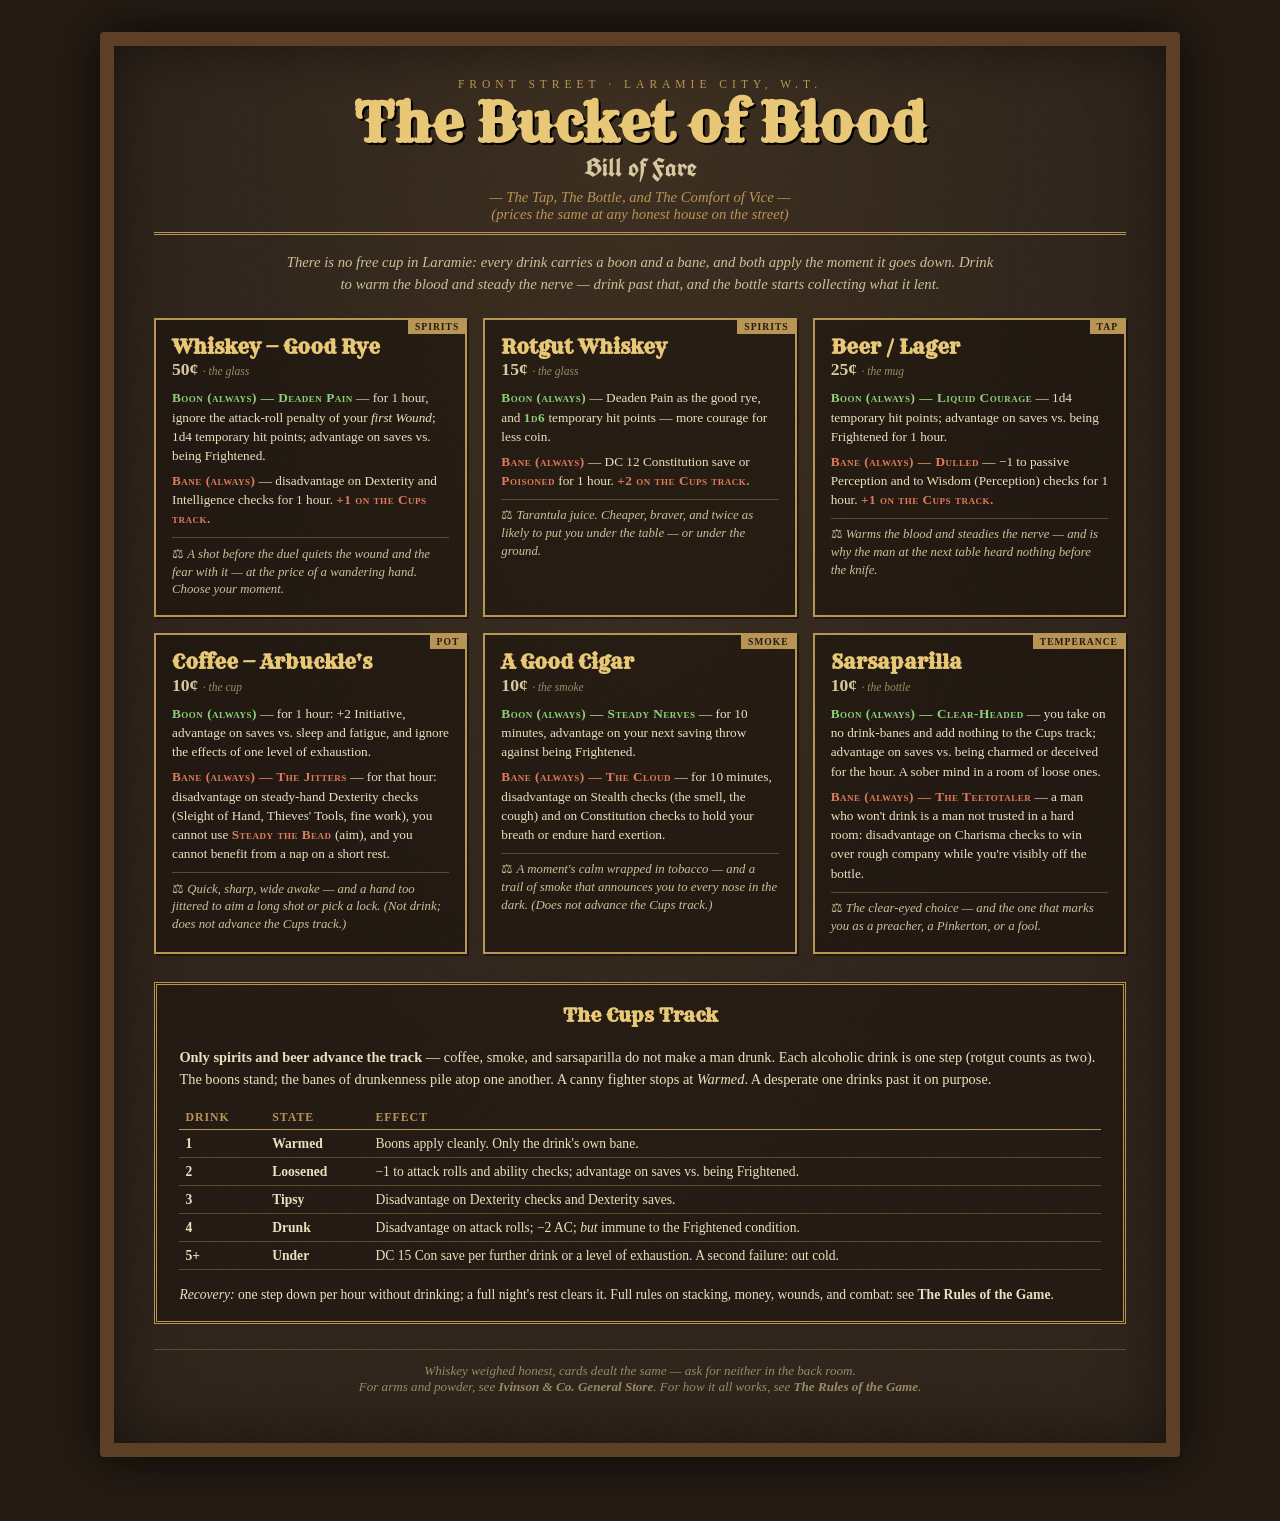
<file: saloon-bill-of-fare.html>
<!DOCTYPE html>
<html lang="en">
<head>
<meta charset="UTF-8">
<meta name="viewport" content="width=device-width, initial-scale=1.0">
<title>The Bucket of Blood — Bill of Fare</title>
<style>
  @import url('https://fonts.googleapis.com/css2?family=UnifrakturCook:wght@700&family=Old+Standard+TT:ital,wght@0,400;0,700;1,400&family=Playfair+Display:ital,wght@0,700;0,900&family=Rye&display=swap');
  * { box-sizing: border-box; }
  body { margin:0; padding:2rem 1rem 4rem; background:#241b13; font-family:'Old Standard TT',serif; color:#ecdfbf; }
  .board {
    max-width:1080px; margin:0 auto;
    background:#2c2118;
    background-image:
      radial-gradient(ellipse at top, rgba(180,140,70,.10), transparent 60%),
      url("data:image/svg+xml,%3Csvg xmlns='http://www.w3.org/2000/svg' width='80' height='80'%3E%3Cfilter id='n'%3E%3CfeTurbulence type='fractalNoise' baseFrequency='1.2' numOctaves='2'/%3E%3C/filter%3E%3Crect width='80' height='80' filter='url(%23n)' opacity='0.05'/%3E%3C/svg%3E");
    border:14px solid #5c3f24; border-radius:4px;
    padding:2rem 2.5rem 3rem; box-shadow:0 0 50px rgba(0,0,0,.7), inset 0 0 60px rgba(0,0,0,.5);
  }
  .masthead { text-align:center; border-bottom:3px double #b89455; padding-bottom:.6rem; }
  .masthead .super { text-transform:uppercase; letter-spacing:5px; font-size:.72rem; color:#b89455; }
  .masthead h1 { font-family:'Rye','Playfair Display',serif; font-size:3.4rem; margin:.3rem 0 .1rem; color:#e8c877; text-shadow:2px 2px 0 #000; line-height:1; }
  .masthead .sub { font-family:'UnifrakturCook',serif; font-size:1.6rem; color:#d8c8a0; }
  .masthead .motto { font-style:italic; font-size:.92rem; color:#b89455; margin-top:.3rem; }

  .intro { text-align:center; font-style:italic; max-width:720px; margin:1rem auto .5rem; font-size:.92rem; line-height:1.5; color:#cdbf9a; }

  .grid { display:grid; grid-template-columns:repeat(auto-fill,minmax(290px,1fr)); gap:1rem; margin-top:1.4rem; }
  .drink {
    border:2px solid #b89455; background:rgba(20,14,9,.5); padding:.9rem 1rem 1rem; position:relative;
    box-shadow:2px 2px 0 rgba(0,0,0,.4);
  }
  .drink .tag { position:absolute; top:-1px; right:-1px; font-size:.6rem; text-transform:uppercase; letter-spacing:1px; background:#b89455; color:#241b13; padding:2px 7px; font-weight:700; }
  .drink h3 { font-family:'Rye','Playfair Display',serif; font-size:1.25rem; margin:.1rem 0 .1rem; color:#e8c877; padding-right:3.5rem; line-height:1.1; }
  .drink .price { font-size:1.1rem; font-weight:700; margin-bottom:.5rem; color:#d8c8a0; }
  .drink .price .av { font-size:.72rem; font-weight:400; font-style:italic; color:#9a8a62; }
  .boon, .bane { font-size:.83rem; line-height:1.45; margin:.35rem 0; }
  .boon b { color:#8fcf7a; font-variant:small-caps; letter-spacing:.5px; }
  .bane b { color:#e07a5a; font-variant:small-caps; letter-spacing:.5px; }
  .tradeoff { font-size:.8rem; font-style:italic; margin-top:.55rem; padding-top:.45rem; border-top:1px solid #5c4a2a; color:#cdbf9a; line-height:1.4; }
  .tradeoff::before { content:"⚖ "; font-style:normal; }

  .rulebox { border:3px double #b89455; padding:1rem 1.4rem; margin:1.8rem 0 .5rem; background:rgba(20,14,9,.4); font-size:.9rem; line-height:1.55; }
  .rulebox h4 { font-family:'Rye','Playfair Display',serif; color:#e8c877; text-align:center; margin:0 0 .5rem; font-size:1.2rem; }
  .rulebox table { width:100%; border-collapse:collapse; font-size:.85rem; margin-top:.5rem; }
  .rulebox td, .rulebox th { padding:3px 6px; border-bottom:1px solid #5c4a2a; text-align:left; }
  .rulebox th { border-bottom:1.5px solid #b89455; text-transform:uppercase; font-size:.74rem; letter-spacing:1px; color:#b89455; }
  .rulebox ul { margin:.3rem 0 .6rem; font-size:.85rem; line-height:1.5; }
  .footnote { text-align:center; font-style:italic; font-size:.82rem; margin-top:1.6rem; border-top:1px solid #5c4a2a; padding-top:.8rem; color:#9a8a62; }
  .footnote a { color:#e8c877; }
</style>
</head>
<body>
<div class="board">

  <div class="masthead">
    <div class="super">Front Street · Laramie City, W.T.</div>
    <h1>The Bucket of Blood</h1>
    <div class="sub">Bill of Fare</div>
    <div class="motto">— The Tap, The Bottle, and The Comfort of Vice —<br>(prices the same at any honest house on the street)</div>
  </div>

  <p class="intro">There is no free cup in Laramie: every drink carries a boon and a bane, and both apply the moment it goes down. Drink to warm the blood and steady the nerve — drink past that, and the bottle starts collecting what it lent.</p>

  <div class="grid">

    <div class="drink">
      <span class="tag">Spirits</span>
      <h3>Whiskey — Good Rye</h3>
      <div class="price"><span data-price="drinks.whiskey">50&cent;</span> <span class="av">· the glass</span></div>
      <div class="boon"><b>Boon (always) — Deaden Pain</b> — for 1 hour, ignore the attack-roll penalty of your <i>first Wound</i>; 1d4 temporary hit points; advantage on saves vs. being Frightened.</div>
      <div class="bane"><b>Bane (always)</b> — disadvantage on Dexterity and Intelligence checks for 1 hour. <b>+1 on the Cups track.</b></div>
      <div class="tradeoff">A shot before the duel quiets the wound and the fear with it — at the price of a wandering hand. Choose your moment.</div>
    </div>

    <div class="drink">
      <span class="tag">Spirits</span>
      <h3>Rotgut Whiskey</h3>
      <div class="price"><span data-price="drinks.rotgut">15&cent;</span> <span class="av">· the glass</span></div>
      <div class="boon"><b>Boon (always)</b> — Deaden Pain as the good rye, and <b>1d6</b> temporary hit points — more courage for less coin.</div>
      <div class="bane"><b>Bane (always)</b> — DC 12 Constitution save or <b>Poisoned</b> for 1 hour. <b>+2 on the Cups track.</b></div>
      <div class="tradeoff">Tarantula juice. Cheaper, braver, and twice as likely to put you under the table — or under the ground.</div>
    </div>

    <div class="drink">
      <span class="tag">Tap</span>
      <h3>Beer / Lager</h3>
      <div class="price"><span data-price="drinks.beer">25&cent;</span> <span class="av">· the mug</span></div>
      <div class="boon"><b>Boon (always) — Liquid Courage</b> — 1d4 temporary hit points; advantage on saves vs. being Frightened for 1 hour.</div>
      <div class="bane"><b>Bane (always) — Dulled</b> — −1 to passive Perception and to Wisdom (Perception) checks for 1 hour. <b>+1 on the Cups track.</b></div>
      <div class="tradeoff">Warms the blood and steadies the nerve — and is why the man at the next table heard nothing before the knife.</div>
    </div>

    <div class="drink">
      <span class="tag">Pot</span>
      <h3>Coffee — Arbuckle's</h3>
      <div class="price"><span data-price="drinks.coffee">10&cent;</span> <span class="av">· the cup</span></div>
      <div class="boon"><b>Boon (always)</b> — for 1 hour: +2 Initiative, advantage on saves vs. sleep and fatigue, and ignore the effects of one level of exhaustion.</div>
      <div class="bane"><b>Bane (always) — The Jitters</b> — for that hour: disadvantage on steady-hand Dexterity checks (Sleight of Hand, Thieves' Tools, fine work), you cannot use <b>Steady the Bead</b> (aim), and you cannot benefit from a nap on a short rest.</div>
      <div class="tradeoff">Quick, sharp, wide awake — and a hand too jittered to aim a long shot or pick a lock. (Not drink; does not advance the Cups track.)</div>
    </div>

    <div class="drink">
      <span class="tag">Smoke</span>
      <h3>A Good Cigar</h3>
      <div class="price"><span data-price="drinks.cigar">10&cent;</span> <span class="av">· the smoke</span></div>
      <div class="boon"><b>Boon (always) — Steady Nerves</b> — for 10 minutes, advantage on your next saving throw against being Frightened.</div>
      <div class="bane"><b>Bane (always) — The Cloud</b> — for 10 minutes, disadvantage on Stealth checks (the smell, the cough) and on Constitution checks to hold your breath or endure hard exertion.</div>
      <div class="tradeoff">A moment's calm wrapped in tobacco — and a trail of smoke that announces you to every nose in the dark. (Does not advance the Cups track.)</div>
    </div>

    <div class="drink">
      <span class="tag">Temperance</span>
      <h3>Sarsaparilla</h3>
      <div class="price"><span data-price="drinks.sarsaparilla">10&cent;</span> <span class="av">· the bottle</span></div>
      <div class="boon"><b>Boon (always) — Clear-Headed</b> — you take on no drink-banes and add nothing to the Cups track; advantage on saves vs. being charmed or deceived for the hour. A sober mind in a room of loose ones.</div>
      <div class="bane"><b>Bane (always) — The Teetotaler</b> — a man who won't drink is a man not trusted in a hard room: disadvantage on Charisma checks to win over rough company while you're visibly off the bottle.</div>
      <div class="tradeoff">The clear-eyed choice — and the one that marks you as a preacher, a Pinkerton, or a fool.</div>
    </div>

  </div>

  <div class="rulebox">
    <h4>The Cups Track</h4>
    <p><b>Only spirits and beer advance the track</b> — coffee, smoke, and sarsaparilla do not make a man drunk. Each alcoholic drink is one step (rotgut counts as two). The boons stand; the banes of drunkenness pile atop one another. A canny fighter stops at <i>Warmed</i>. A desperate one drinks past it on purpose.</p>
    <table>
      <tr><th>Drink</th><th>State</th><th>Effect</th></tr>
      <tr><td><b>1</b></td><td><b>Warmed</b></td><td>Boons apply cleanly. Only the drink's own bane.</td></tr>
      <tr><td><b>2</b></td><td><b>Loosened</b></td><td>−1 to attack rolls and ability checks; advantage on saves vs. being Frightened.</td></tr>
      <tr><td><b>3</b></td><td><b>Tipsy</b></td><td>Disadvantage on Dexterity checks and Dexterity saves.</td></tr>
      <tr><td><b>4</b></td><td><b>Drunk</b></td><td>Disadvantage on attack rolls; −2 AC; <i>but</i> immune to the Frightened condition.</td></tr>
      <tr><td><b>5+</b></td><td><b>Under</b></td><td>DC 15 Con save per further drink or a level of exhaustion. A second failure: out cold.</td></tr>
    </table>
    <p style="margin-bottom:0;font-size:.85rem;"><i>Recovery:</i> one step down per hour without drinking; a full night's rest clears it. Full rules on stacking, money, wounds, and combat: see <b>The Rules of the Game</b>.</p>
  </div>

  <div class="footnote">
    Whiskey weighed honest, cards dealt the same — ask for neither in the back room.<br>
    For arms and powder, see <b>Ivinson &amp; Co. General Store</b>. For how it all works, see <b>The Rules of the Game</b>.
  </div>

</div>
<script src="prices.js" defer></script>
</body>
</html>
</file>
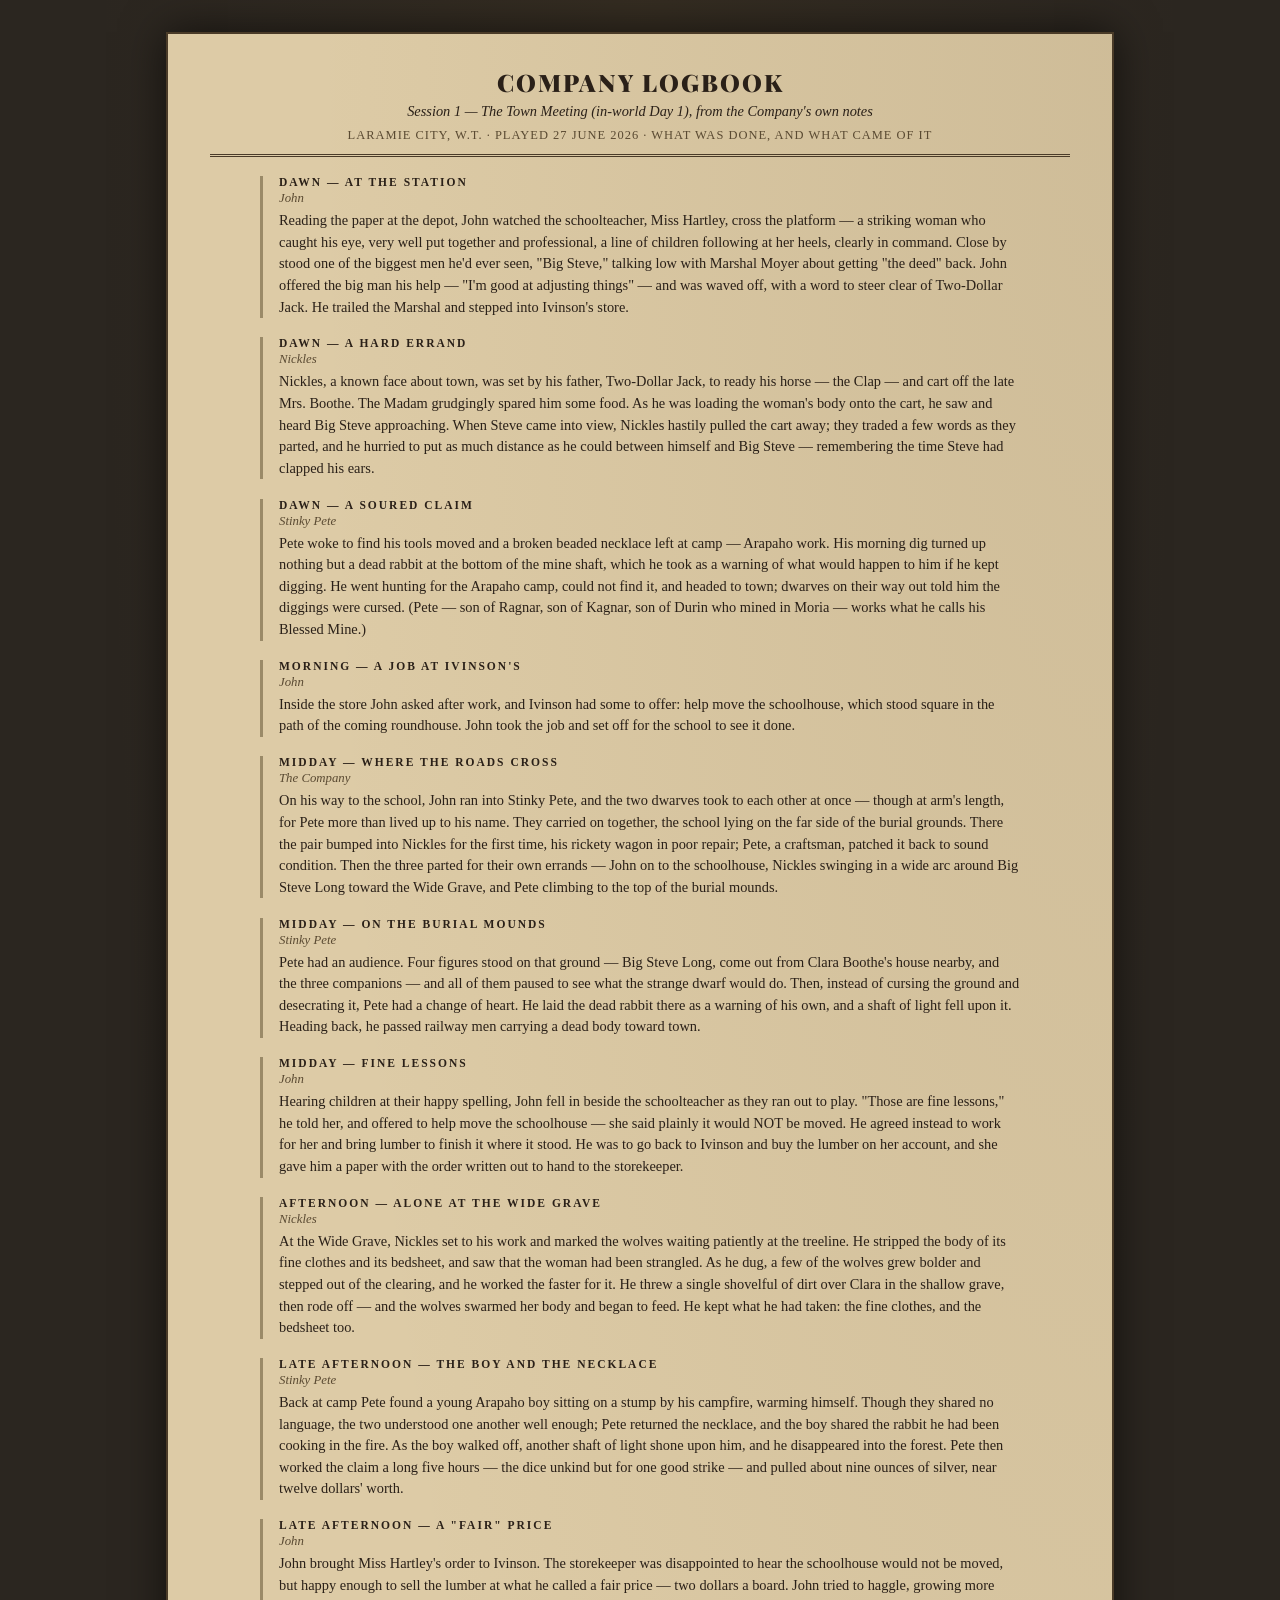
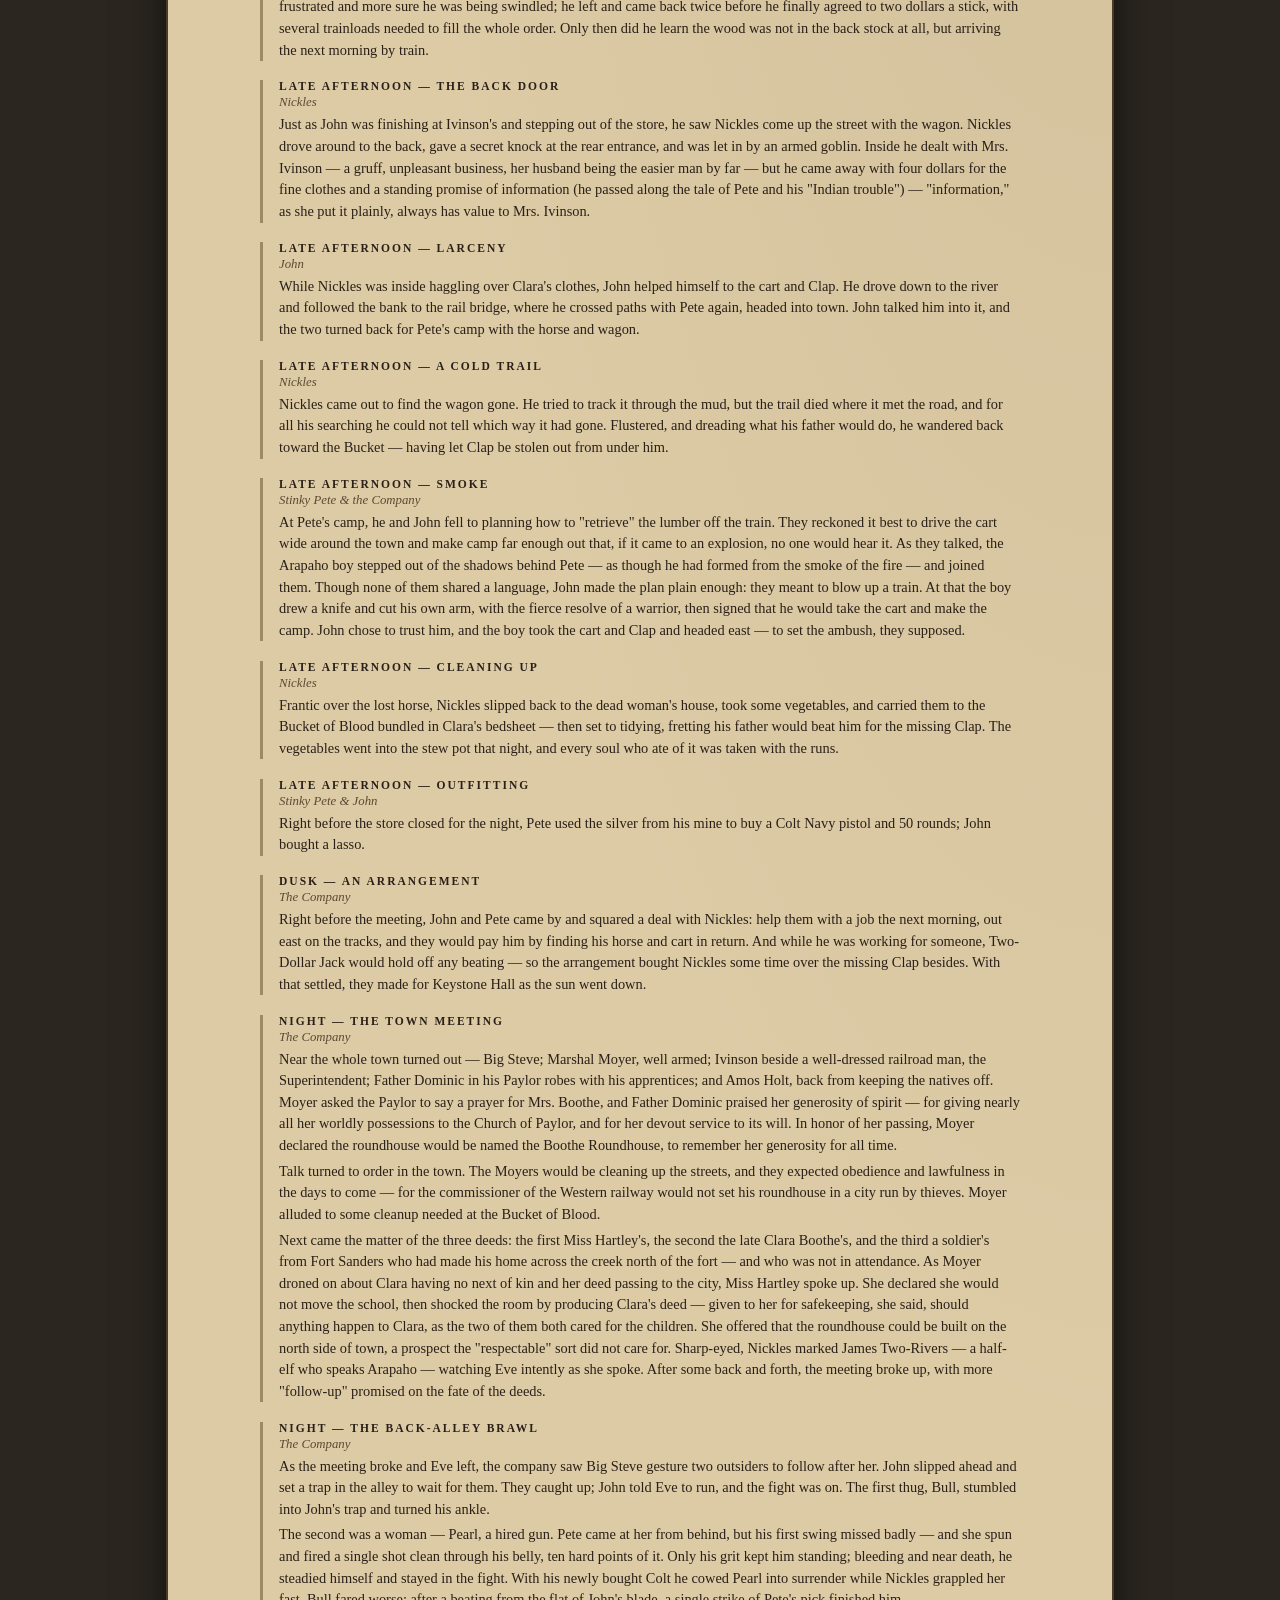
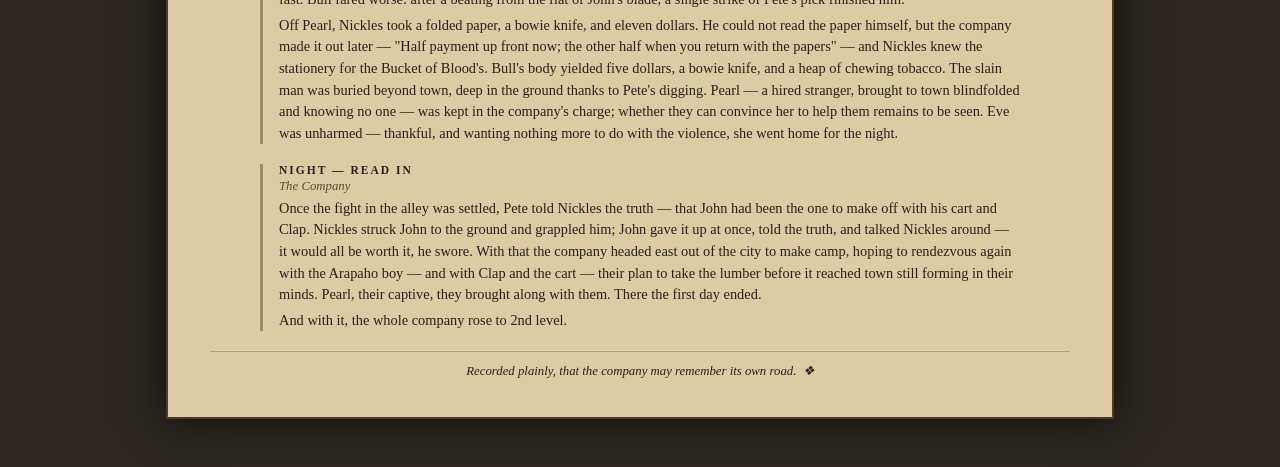
<file: session-01.html>
<!DOCTYPE html>
<!--
  PLAYER'S ACCOUNTING — SESSION 1
  The Company Logbook for one GAME SESSION (a session may span any number of
  in-world days). A plain, public-facing record of the party's actions and
  outcomes — NO spoilers, NO inside info. Framed by read.html?session=1.
  One file per session: session-0N.html.
-->
<html lang="en">
<head>
<meta charset="UTF-8">
<meta name="viewport" content="width=device-width, initial-scale=1.0">
<title>Player's Accounting — Session 1</title>
<style>
  @import url('https://fonts.googleapis.com/css2?family=Old+Standard+TT:ital,wght@0,400;0,700;1,400&family=Playfair+Display:ital,wght@0,700;0,900&display=swap');
  body { margin:0; padding:2rem 1.2rem 3rem; background:#2b2620;
    background-image:radial-gradient(ellipse at top,rgba(120,90,40,.12),transparent 60%);
    font-family:'Old Standard TT',serif; }
  .logbook{max-width:860px;margin:0 auto;background:#ddcba6;
    background-image:radial-gradient(ellipse at top right,rgba(80,60,30,.10),transparent 60%);
    border:2px solid #4a3b28;padding:2rem 2.6rem 2.4rem;box-shadow:0 0 40px rgba(0,0,0,.6);
    color:#2a2018;}
  .logbook .log-head{text-align:center;border-bottom:3px double #4a3b28;padding-bottom:.7rem;margin-bottom:1.2rem;}
  .logbook .log-head h2{font-family:'Playfair Display',serif;font-weight:900;text-transform:uppercase;
    letter-spacing:2px;font-size:1.5rem;margin:0;}
  .logbook .log-head .sub{font-style:italic;font-size:.9rem;margin-top:.3rem;}
  .logbook .log-head .note{font-size:.78rem;letter-spacing:1px;text-transform:uppercase;margin-top:.5rem;color:#5a4a32;}
  .log-grid{max-width:760px;margin:0 auto;}
  .log-entry{margin:0 0 1.2rem;border-left:3px solid #9a8a68;padding-left:1rem;}
  .log-entry .when{text-transform:uppercase;letter-spacing:2px;font-size:.72rem;font-weight:700;display:block;}
  .log-entry .who{font-style:italic;font-size:.8rem;color:#5a4a32;}
  .log-entry p{margin:.25rem 0 0;font-size:.9rem;line-height:1.5;}
  .logbook .log-foot{text-align:center;font-style:italic;font-size:.8rem;margin-top:1rem;
    border-top:1px solid #b0a079;padding-top:.7rem;}
  @media(max-width:680px){.log-grid{column-count:1;}}
</style>
</head>
<body>

<div class="logbook">
  <div class="log-head">
    <h2>Company Logbook</h2>
    <div class="sub">Session 1 — The Town Meeting (in-world Day 1), from the Company's own notes</div>
    <div class="note">Laramie City, W.T. · Played 27 June 2026 · What was done, and what came of it</div>
  </div>

  <div class="log-grid">

    <div class="log-entry">
      <span class="when">Dawn — At the Station</span>
      <span class="who">John</span>
      <p>Reading the paper at the depot, John watched the schoolteacher, Miss Hartley, cross the platform — a striking woman who caught his eye, very well put together and professional, a line of children following at her heels, clearly in command. Close by stood one of the biggest men he'd ever seen, "Big Steve," talking low with Marshal Moyer about getting "the deed" back. John offered the big man his help — "I'm good at adjusting things" — and was waved off, with a word to steer clear of Two-Dollar Jack. He trailed the Marshal and stepped into Ivinson's store.</p>
    </div>

    <div class="log-entry">
      <span class="when">Dawn — A Hard Errand</span>
      <span class="who">Nickles</span>
      <p>Nickles, a known face about town, was set by his father, Two-Dollar Jack, to ready his horse — the Clap — and cart off the late Mrs. Boothe. The Madam grudgingly spared him some food. As he was loading the woman's body onto the cart, he saw and heard Big Steve approaching. When Steve came into view, Nickles hastily pulled the cart away; they traded a few words as they parted, and he hurried to put as much distance as he could between himself and Big Steve — remembering the time Steve had clapped his ears.</p>
    </div>

    <div class="log-entry">
      <span class="when">Dawn — A Soured Claim</span>
      <span class="who">Stinky Pete</span>
      <p>Pete woke to find his tools moved and a broken beaded necklace left at camp — Arapaho work. His morning dig turned up nothing but a dead rabbit at the bottom of the mine shaft, which he took as a warning of what would happen to him if he kept digging. He went hunting for the Arapaho camp, could not find it, and headed to town; dwarves on their way out told him the diggings were cursed. (Pete — son of Ragnar, son of Kagnar, son of Durin who mined in Moria — works what he calls his Blessed Mine.)</p>
    </div>

    <div class="log-entry">
      <span class="when">Morning — A Job at Ivinson's</span>
      <span class="who">John</span>
      <p>Inside the store John asked after work, and Ivinson had some to offer: help move the schoolhouse, which stood square in the path of the coming roundhouse. John took the job and set off for the school to see it done.</p>
    </div>

    <div class="log-entry">
      <span class="when">Midday — Where the Roads Cross</span>
      <span class="who">The Company</span>
      <p>On his way to the school, John ran into Stinky Pete, and the two dwarves took to each other at once — though at arm's length, for Pete more than lived up to his name. They carried on together, the school lying on the far side of the burial grounds. There the pair bumped into Nickles for the first time, his rickety wagon in poor repair; Pete, a craftsman, patched it back to sound condition. Then the three parted for their own errands — John on to the schoolhouse, Nickles swinging in a wide arc around Big Steve Long toward the Wide Grave, and Pete climbing to the top of the burial mounds.</p>
    </div>

    <div class="log-entry">
      <span class="when">Midday — On the Burial Mounds</span>
      <span class="who">Stinky Pete</span>
      <p>Pete had an audience. Four figures stood on that ground — Big Steve Long, come out from Clara Boothe's house nearby, and the three companions — and all of them paused to see what the strange dwarf would do. Then, instead of cursing the ground and desecrating it, Pete had a change of heart. He laid the dead rabbit there as a warning of his own, and a shaft of light fell upon it. Heading back, he passed railway men carrying a dead body toward town.</p>
    </div>

    <div class="log-entry">
      <span class="when">Midday — Fine Lessons</span>
      <span class="who">John</span>
      <p>Hearing children at their happy spelling, John fell in beside the schoolteacher as they ran out to play. "Those are fine lessons," he told her, and offered to help move the schoolhouse — she said plainly it would NOT be moved. He agreed instead to work for her and bring lumber to finish it where it stood. He was to go back to Ivinson and buy the lumber on her account, and she gave him a paper with the order written out to hand to the storekeeper.</p>
    </div>

    <div class="log-entry">
      <span class="when">Afternoon — Alone at the Wide Grave</span>
      <span class="who">Nickles</span>
      <p>At the Wide Grave, Nickles set to his work and marked the wolves waiting patiently at the treeline. He stripped the body of its fine clothes and its bedsheet, and saw that the woman had been strangled. As he dug, a few of the wolves grew bolder and stepped out of the clearing, and he worked the faster for it. He threw a single shovelful of dirt over Clara in the shallow grave, then rode off — and the wolves swarmed her body and began to feed. He kept what he had taken: the fine clothes, and the bedsheet too.</p>
    </div>

    <div class="log-entry">
      <span class="when">Late Afternoon — The Boy and the Necklace</span>
      <span class="who">Stinky Pete</span>
      <p>Back at camp Pete found a young Arapaho boy sitting on a stump by his campfire, warming himself. Though they shared no language, the two understood one another well enough; Pete returned the necklace, and the boy shared the rabbit he had been cooking in the fire. As the boy walked off, another shaft of light shone upon him, and he disappeared into the forest. Pete then worked the claim a long five hours — the dice unkind but for one good strike — and pulled about nine ounces of silver, near twelve dollars' worth.</p>
    </div>

    <div class="log-entry">
      <span class="when">Late Afternoon — A "Fair" Price</span>
      <span class="who">John</span>
      <p>John brought Miss Hartley's order to Ivinson. The storekeeper was disappointed to hear the schoolhouse would not be moved, but happy enough to sell the lumber at what he called a fair price — two dollars a board. John tried to haggle, growing more frustrated and more sure he was being swindled; he left and came back twice before he finally agreed to two dollars a stick, with several trainloads needed to fill the whole order. Only then did he learn the wood was not in the back stock at all, but arriving the next morning by train.</p>
    </div>

    <div class="log-entry">
      <span class="when">Late Afternoon — The Back Door</span>
      <span class="who">Nickles</span>
      <p>Just as John was finishing at Ivinson's and stepping out of the store, he saw Nickles come up the street with the wagon. Nickles drove around to the back, gave a secret knock at the rear entrance, and was let in by an armed goblin. Inside he dealt with Mrs. Ivinson — a gruff, unpleasant business, her husband being the easier man by far — but he came away with four dollars for the fine clothes and a standing promise of information (he passed along the tale of Pete and his "Indian trouble") — "information," as she put it plainly, always has value to Mrs. Ivinson.</p>
    </div>

    <div class="log-entry">
      <span class="when">Late Afternoon — Larceny</span>
      <span class="who">John</span>
      <p>While Nickles was inside haggling over Clara's clothes, John helped himself to the cart and Clap. He drove down to the river and followed the bank to the rail bridge, where he crossed paths with Pete again, headed into town. John talked him into it, and the two turned back for Pete's camp with the horse and wagon.</p>
    </div>

    <div class="log-entry">
      <span class="when">Late Afternoon — A Cold Trail</span>
      <span class="who">Nickles</span>
      <p>Nickles came out to find the wagon gone. He tried to track it through the mud, but the trail died where it met the road, and for all his searching he could not tell which way it had gone. Flustered, and dreading what his father would do, he wandered back toward the Bucket — having let Clap be stolen out from under him.</p>
    </div>

    <div class="log-entry">
      <span class="when">Late Afternoon — Smoke</span>
      <span class="who">Stinky Pete &amp; the Company</span>
      <p>At Pete's camp, he and John fell to planning how to "retrieve" the lumber off the train. They reckoned it best to drive the cart wide around the town and make camp far enough out that, if it came to an explosion, no one would hear it. As they talked, the Arapaho boy stepped out of the shadows behind Pete — as though he had formed from the smoke of the fire — and joined them. Though none of them shared a language, John made the plan plain enough: they meant to blow up a train. At that the boy drew a knife and cut his own arm, with the fierce resolve of a warrior, then signed that he would take the cart and make the camp. John chose to trust him, and the boy took the cart and Clap and headed east — to set the ambush, they supposed.</p>
    </div>

    <div class="log-entry">
      <span class="when">Late Afternoon — Cleaning Up</span>
      <span class="who">Nickles</span>
      <p>Frantic over the lost horse, Nickles slipped back to the dead woman's house, took some vegetables, and carried them to the Bucket of Blood bundled in Clara's bedsheet — then set to tidying, fretting his father would beat him for the missing Clap. The vegetables went into the stew pot that night, and every soul who ate of it was taken with the runs.</p>
    </div>

    <div class="log-entry">
      <span class="when">Late Afternoon — Outfitting</span>
      <span class="who">Stinky Pete &amp; John</span>
      <p>Right before the store closed for the night, Pete used the silver from his mine to buy a Colt Navy pistol and 50 rounds; John bought a lasso.</p>
    </div>

    <div class="log-entry">
      <span class="when">Dusk — An Arrangement</span>
      <span class="who">The Company</span>
      <p>Right before the meeting, John and Pete came by and squared a deal with Nickles: help them with a job the next morning, out east on the tracks, and they would pay him by finding his horse and cart in return. And while he was working for someone, Two-Dollar Jack would hold off any beating — so the arrangement bought Nickles some time over the missing Clap besides. With that settled, they made for Keystone Hall as the sun went down.</p>
    </div>

    <div class="log-entry">
      <span class="when">Night — The Town Meeting</span>
      <span class="who">The Company</span>
      <p>Near the whole town turned out — Big Steve; Marshal Moyer, well armed; Ivinson beside a well-dressed railroad man, the Superintendent; Father Dominic in his Paylor robes with his apprentices; and Amos Holt, back from keeping the natives off. Moyer asked the Paylor to say a prayer for Mrs. Boothe, and Father Dominic praised her generosity of spirit — for giving nearly all her worldly possessions to the Church of Paylor, and for her devout service to its will. In honor of her passing, Moyer declared the roundhouse would be named the Boothe Roundhouse, to remember her generosity for all time.</p>
      <p>Talk turned to order in the town. The Moyers would be cleaning up the streets, and they expected obedience and lawfulness in the days to come — for the commissioner of the Western railway would not set his roundhouse in a city run by thieves. Moyer alluded to some cleanup needed at the Bucket of Blood.</p>
      <p>Next came the matter of the three deeds: the first Miss Hartley's, the second the late Clara Boothe's, and the third a soldier's from Fort Sanders who had made his home across the creek north of the fort — and who was not in attendance. As Moyer droned on about Clara having no next of kin and her deed passing to the city, Miss Hartley spoke up. She declared she would not move the school, then shocked the room by producing Clara's deed — given to her for safekeeping, she said, should anything happen to Clara, as the two of them both cared for the children. She offered that the roundhouse could be built on the north side of town, a prospect the "respectable" sort did not care for. Sharp-eyed, Nickles marked James Two-Rivers — a half-elf who speaks Arapaho — watching Eve intently as she spoke. After some back and forth, the meeting broke up, with more "follow-up" promised on the fate of the deeds.</p>
    </div>

    <div class="log-entry">
      <span class="when">Night — The Back-Alley Brawl</span>
      <span class="who">The Company</span>
      <p>As the meeting broke and Eve left, the company saw Big Steve gesture two outsiders to follow after her. John slipped ahead and set a trap in the alley to wait for them. They caught up; John told Eve to run, and the fight was on. The first thug, Bull, stumbled into John's trap and turned his ankle.</p>
      <p>The second was a woman — Pearl, a hired gun. Pete came at her from behind, but his first swing missed badly — and she spun and fired a single shot clean through his belly, ten hard points of it. Only his grit kept him standing; bleeding and near death, he steadied himself and stayed in the fight. With his newly bought Colt he cowed Pearl into surrender while Nickles grappled her fast. Bull fared worse: after a beating from the flat of John's blade, a single strike of Pete's pick finished him.</p>
      <p>Off Pearl, Nickles took a folded paper, a bowie knife, and eleven dollars. He could not read the paper himself, but the company made it out later — "Half payment up front now; the other half when you return with the papers" — and Nickles knew the stationery for the Bucket of Blood's. Bull's body yielded five dollars, a bowie knife, and a heap of chewing tobacco. The slain man was buried beyond town, deep in the ground thanks to Pete's digging. Pearl — a hired stranger, brought to town blindfolded and knowing no one — was kept in the company's charge; whether they can convince her to help them remains to be seen. Eve was unharmed — thankful, and wanting nothing more to do with the violence, she went home for the night.</p>
    </div>

    <div class="log-entry">
      <span class="when">Night — Read In</span>
      <span class="who">The Company</span>
      <p>Once the fight in the alley was settled, Pete told Nickles the truth — that John had been the one to make off with his cart and Clap. Nickles struck John to the ground and grappled him; John gave it up at once, told the truth, and talked Nickles around — it would all be worth it, he swore. With that the company headed east out of the city to make camp, hoping to rendezvous again with the Arapaho boy — and with Clap and the cart — their plan to take the lumber before it reached town still forming in their minds. Pearl, their captive, they brought along with them. There the first day ended.</p>
      <p>And with it, the whole company rose to 2nd level.</p>
    </div>

  </div>

  <div class="log-foot">Recorded plainly, that the company may remember its own road. &nbsp;❖</div>
</div>

</body>
</html>
</file>
<file: dice/style.css>
.dice-box-canvas{opacity:1;transition:opacity 1s}.dice-box-canvas--hide{opacity:0}
</file>
